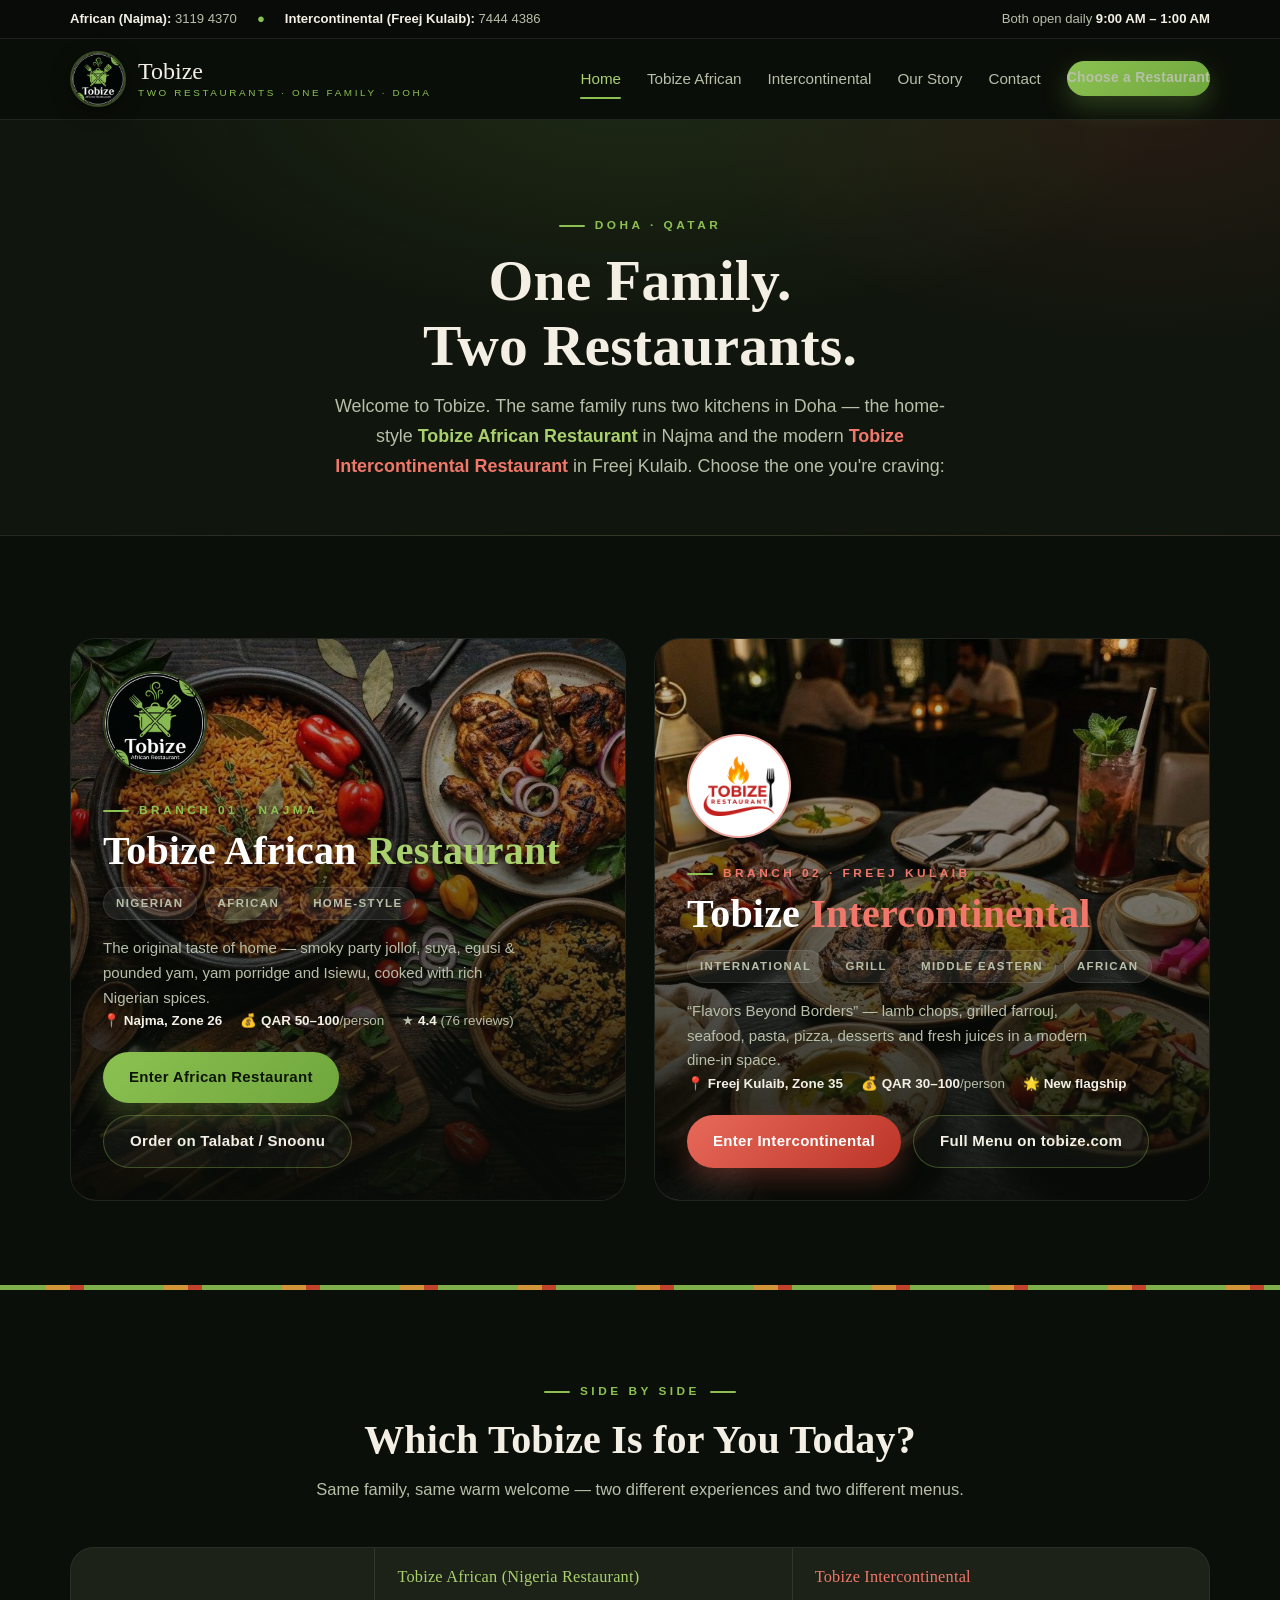
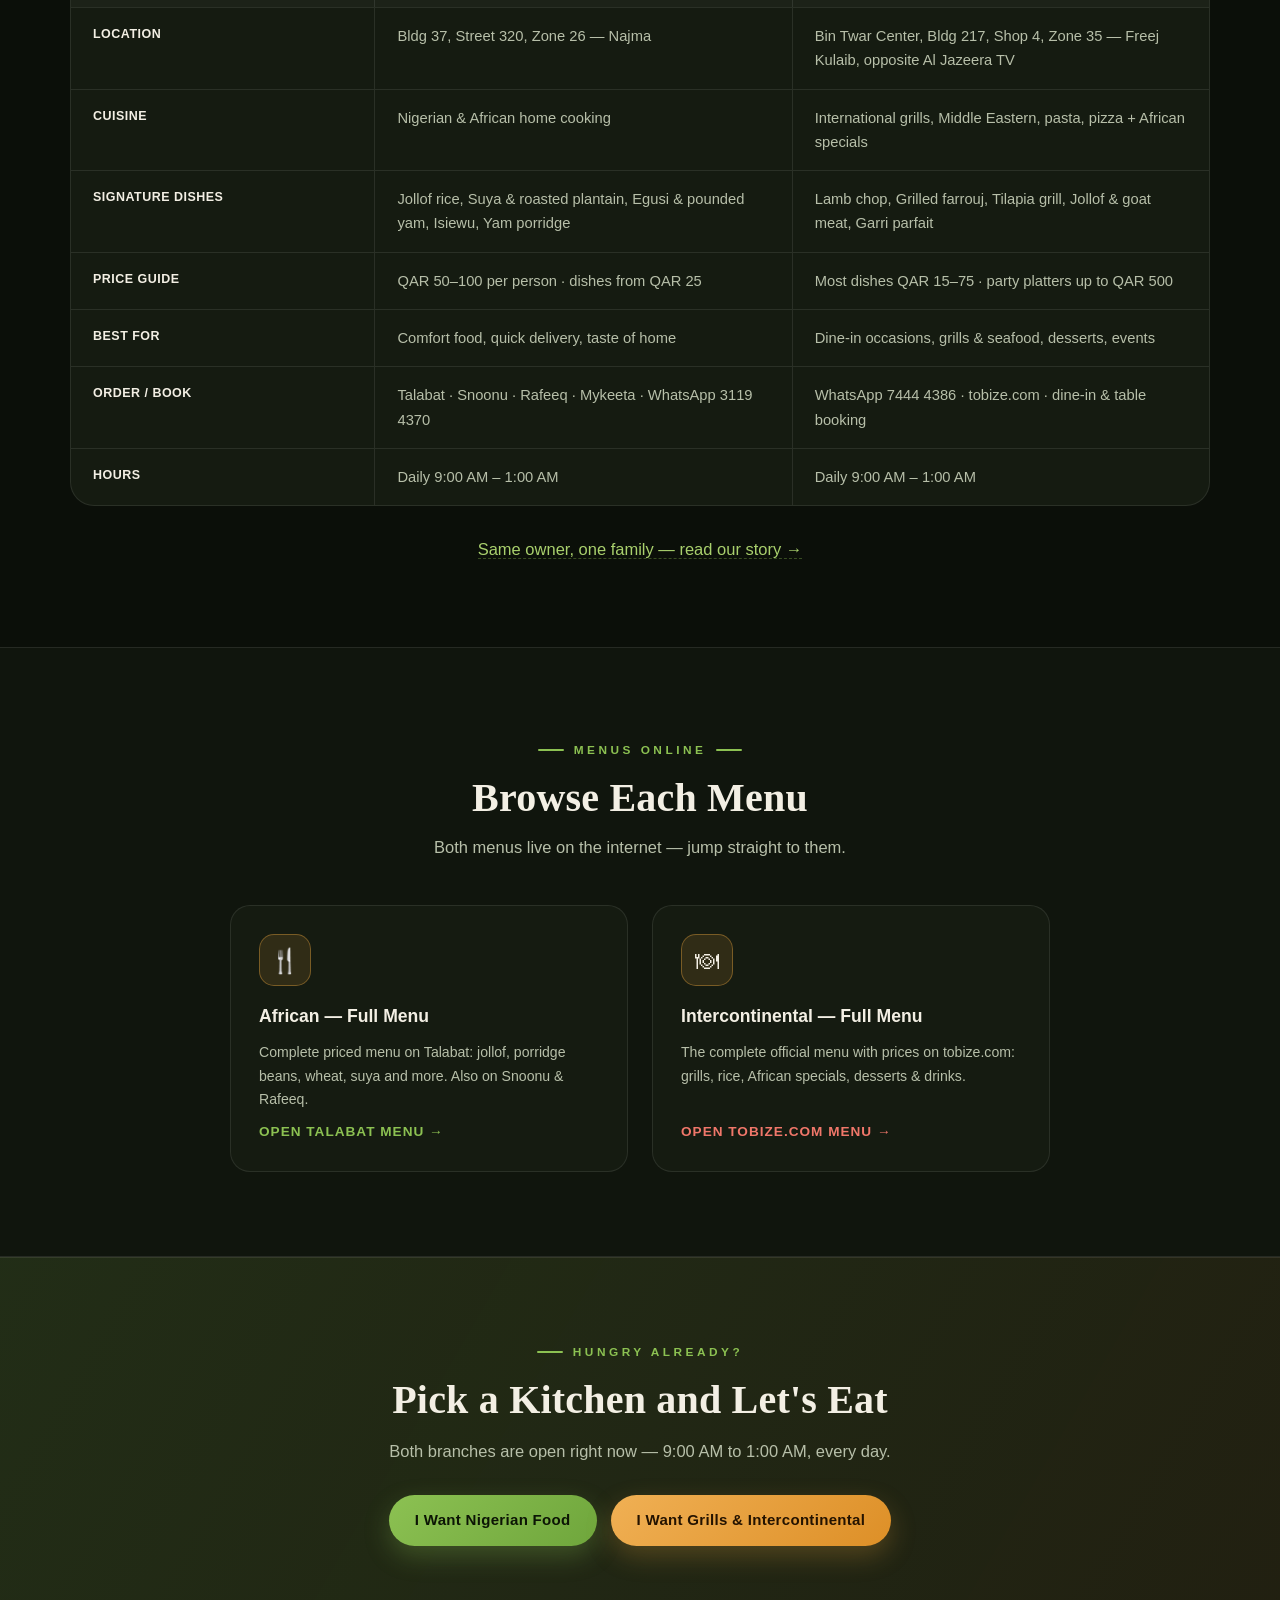
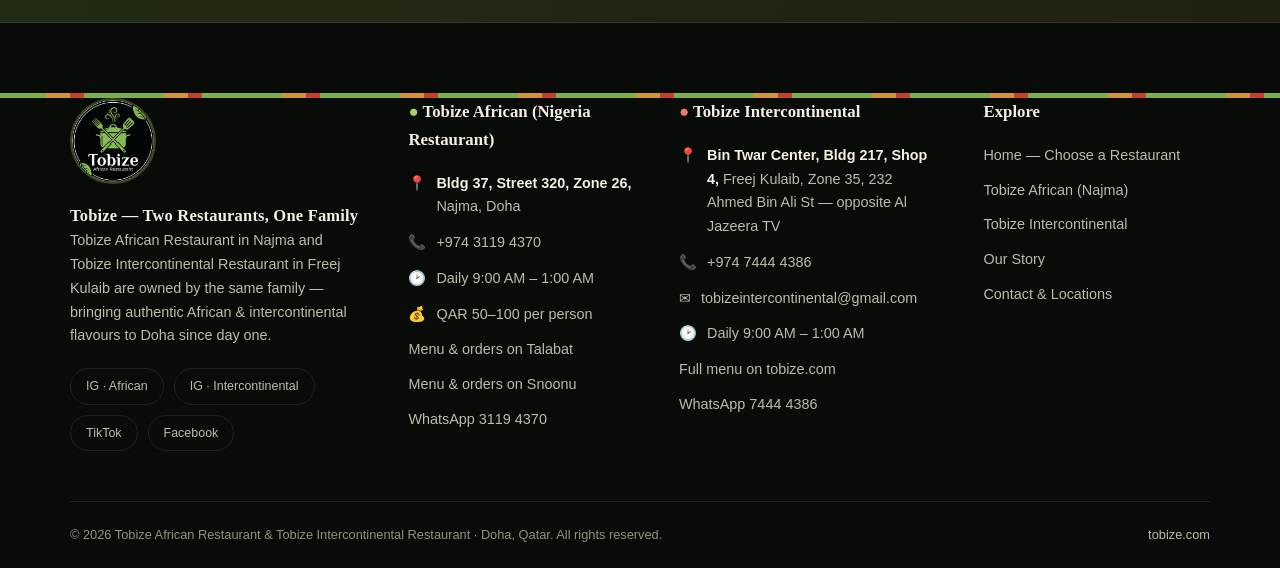
<file: index.html>
<!DOCTYPE html>
<html lang="en">
<head>
<meta charset="UTF-8">
<meta name="viewport" content="width=device-width, initial-scale=1.0">
<title>Tobize Doha — Two Restaurants, One Family | African (Najma) &amp; Intercontinental (Freej Kulaib)</title>
<meta name="description" content="Tobize owns two restaurants in Doha: Tobize African Restaurant (Nigerian cuisine, Najma) and Tobize Intercontinental Restaurant (international grills, Freej Kulaib). Choose your experience, browse menus and order.">
<link rel="icon" type="image/png" href="assets/images/favicon.png">
<link rel="stylesheet" href="assets/css/style.css">
</head>
<body>


<div class="topbar">
  <div class="container topbar-inner">
    <div class="tb-group">
      <span><b>African (Najma):</b> <a href="tel:+97431194370">3119 4370</a></span>
      <span class="tb-dot">&#9679;</span>
      <span><b>Intercontinental (Freej Kulaib):</b> <a href="tel:+97474444386">7444 4386</a></span>
    </div>
    <div class="tb-group">
      <span>Both open daily <b>9:00 AM &ndash; 1:00 AM</b></span>
    </div>
  </div>
</div>
<nav class="nav">
  <div class="container nav-inner">
    <a class="brand" href="index.html">
      <img class="brand-logo" src="assets/images/logo-african.png" alt="Tobize logo">
      <span class="brand-text">Tobize<span class="brand-sub">Two Restaurants &middot; One Family &middot; Doha</span></span>
    </a>
    <input type="checkbox" id="navtoggle" class="nav-toggle">
    <label for="navtoggle" class="nav-burger" aria-label="Toggle menu"><span></span><span></span><span></span></label>
    <div class="nav-links">
      <a href="index.html" class="active">Home</a><a href="african.html">Tobize African</a><a href="intercontinental.html">Intercontinental</a><a href="about.html">Our Story</a><a href="contact.html">Contact</a>
      <a href="#choose" class="btn btn-green btn-nav">Choose a Restaurant</a>
    </div>
  </div>
</nav>

<!-- ================= CHOOSER HERO ================= -->
<header class="choose-hero">
  <div class="container">
    <span class="eyebrow" style="justify-content:center">Doha &middot; Qatar</span>
    <h1>One Family.<br>Two Restaurants.</h1>
    <p class="lead">Welcome to Tobize. The same family runs two kitchens in Doha — the home-style <b style="color:var(--green2)">Tobize African Restaurant</b> in Najma and the modern <b style="color:#f0776a">Tobize Intercontinental Restaurant</b> in Freej Kulaib. Choose the one you're craving:</p>
  </div>
</header>

<!-- ================= CHOOSE CARDS ================= -->
<section id="choose" style="padding-top:56px">
  <div class="container">
    <div class="choose-grid">
      <!-- African card -->
      <a class="choose-card c-green rv" href="african.html" aria-label="Tobize African Restaurant">
        <img class="choose-bg" src="assets/images/hero-african.jpg" alt="Nigerian feast at Tobize African Restaurant">
        <div class="choose-veil"></div>
        <div class="choose-body">
          <img class="choose-logo" src="assets/images/logo-african.png" alt="Tobize African Restaurant logo">
          <span class="eyebrow" style="margin-bottom:6px">Branch 01 &middot; Najma</span>
          <h2 style="color:#fff">Tobize African <span class="c-green-acc">Restaurant</span></h2>
          <div class="cuisine-tags"><span>Nigerian</span><span>African</span><span>Home-Style</span></div>
          <p style="color:var(--muted);font-size:.94rem;max-width:420px">The original taste of home — smoky party jollof, suya, egusi &amp; pounded yam, yam porridge and Isiewu, cooked with rich Nigerian spices.</p>
          <div class="choose-meta">
            <span>&#128205; <b>Najma, Zone 26</b></span>
            <span>&#128176; <b>QAR 50–100</b>/person</span>
            <span>&#9733; <b>4.4</b> (76 reviews)</span>
          </div>
          <div class="choose-btns">
            <span class="btn btn-green">Enter African Restaurant</span>
            <span class="btn btn-ghost">Order on Talabat / Snoonu</span>
          </div>
        </div>
      </a>
      <!-- Intercontinental card -->
      <a class="choose-card c-red rv" href="intercontinental.html" aria-label="Tobize Intercontinental Restaurant">
        <img class="choose-bg" src="assets/images/hero-intercontinental.jpg" alt="Mixed grill at Tobize Intercontinental Restaurant">
        <div class="choose-veil"></div>
        <div class="choose-body">
          <img class="choose-logo" src="assets/images/logo-intercontinental.png" alt="Tobize Intercontinental Restaurant logo">
          <span class="eyebrow" style="margin-bottom:6px;color:#f0776a">Branch 02 &middot; Freej Kulaib</span>
          <h2 style="color:#fff">Tobize <span class="c-red-acc">Intercontinental</span></h2>
          <div class="cuisine-tags"><span>International</span><span>Grill</span><span>Middle Eastern</span><span>African</span></div>
          <p style="color:var(--muted);font-size:.94rem;max-width:420px">“Flavors Beyond Borders” — lamb chops, grilled farrouj, seafood, pasta, pizza, desserts and fresh juices in a modern dine-in space.</p>
          <div class="choose-meta">
            <span>&#128205; <b>Freej Kulaib, Zone 35</b></span>
            <span>&#128176; <b>QAR 30–100</b>/person</span>
            <span>&#127775; <b>New flagship</b></span>
          </div>
          <div class="choose-btns">
            <span class="btn btn-green" style="background:linear-gradient(135deg,#e8695a,#bb3527);color:#fff;box-shadow:0 10px 26px rgba(224,85,69,.3)">Enter Intercontinental</span>
            <span class="btn btn-ghost">Full Menu on tobize.com</span>
          </div>
        </div>
      </a>
    </div>
  </div>
</section>

<div class="kente"></div>

<!-- ================= COMPARE ================= -->
<section>
  <div class="container">
    <div class="sec-head center rv">
      <span class="eyebrow">Side by Side</span>
      <h2>Which Tobize Is for You Today?</h2>
      <p>Same family, same warm welcome — two different experiences and two different menus.</p>
    </div>
    <div class="compare rv">
      <div class="compare-row"><div>&nbsp;</div><div class="hl-g">Tobize African (Nigeria Restaurant)</div><div class="hl-r">Tobize Intercontinental</div></div>
      <div class="compare-row"><div>Location</div><div>Bldg 37, Street 320, Zone 26 — Najma</div><div>Bin Twar Center, Bldg 217, Shop 4, Zone 35 — Freej Kulaib, opposite Al Jazeera TV</div></div>
      <div class="compare-row"><div>Cuisine</div><div>Nigerian &amp; African home cooking</div><div>International grills, Middle Eastern, pasta, pizza + African specials</div></div>
      <div class="compare-row"><div>Signature dishes</div><div>Jollof rice, Suya &amp; roasted plantain, Egusi &amp; pounded yam, Isiewu, Yam porridge</div><div>Lamb chop, Grilled farrouj, Tilapia grill, Jollof &amp; goat meat, Garri parfait</div></div>
      <div class="compare-row"><div>Price guide</div><div>QAR 50–100 per person &middot; dishes from QAR 25</div><div>Most dishes QAR 15–75 &middot; party platters up to QAR 500</div></div>
      <div class="compare-row"><div>Best for</div><div>Comfort food, quick delivery, taste of home</div><div>Dine-in occasions, grills &amp; seafood, desserts, events</div></div>
      <div class="compare-row"><div>Order / Book</div><div>Talabat &middot; Snoonu &middot; Rafeeq &middot; Mykeeta &middot; WhatsApp 3119 4370</div><div>WhatsApp 7444 4386 &middot; tobize.com &middot; dine-in &amp; table booking</div></div>
      <div class="compare-row"><div>Hours</div><div>Daily 9:00 AM – 1:00 AM</div><div>Daily 9:00 AM – 1:00 AM</div></div>
    </div>
    <div style="text-align:center;margin-top:30px" class="rv">
      <a class="text-link" href="about.html">Same owner, one family — read our story &rarr;</a>
    </div>
  </div>
</section>

<!-- ================= MENU LINKS ================= -->
<section style="background:var(--bg2);border-top:1px solid var(--line);border-bottom:1px solid var(--line)">
  <div class="container">
    <div class="sec-head center rv">
      <span class="eyebrow">Menus Online</span>
      <h2>Browse Each Menu</h2>
      <p>Both menus live on the internet — jump straight to them.</p>
    </div>
    <div class="grid-3" style="grid-template-columns:1fr 1fr;max-width:820px;margin:0 auto">
      <a class="app-card rv" href="https://www.talabat.com/qatar/tobize-african-restaurant" target="_blank" rel="noopener"><span class="app-emoji">&#127860;</span><b>African — Full Menu</b><p>Complete priced menu on Talabat: jollof, porridge beans, wheat, suya and more. Also on Snoonu &amp; Rafeeq.</p><span class="go">Open Talabat menu &rarr;</span></a>
      <a class="app-card rv" href="https://tobize.com/#menu" target="_blank" rel="noopener"><span class="app-emoji">&#127869;</span><b>Intercontinental — Full Menu</b><p>The complete official menu with prices on tobize.com: grills, rice, African specials, desserts &amp; drinks.</p><span class="go" style="color:#f0776a">Open tobize.com menu &rarr;</span></a>
    </div>
  </div>
</section>

<!-- ================= CTA ================= -->
<section class="cta-band">
  <div class="container rv">
    <span class="eyebrow" style="justify-content:center">Hungry Already?</span>
    <h2>Pick a Kitchen and Let's Eat</h2>
    <p>Both branches are open right now — 9:00 AM to 1:00 AM, every day.</p>
    <div class="hero-ctas">
      <a href="african.html" class="btn btn-green">I Want Nigerian Food</a>
      <a href="intercontinental.html" class="btn btn-gold">I Want Grills &amp; Intercontinental</a>
    </div>
  </div>
</section>


<footer>
  <div class="kente"></div>
  <div class="container">
    <div class="foot-grid" style="grid-template-columns:1.3fr 1fr 1.15fr 1fr">
      <div class="foot-brand">
        <img src="assets/images/logo-african.png" alt="Tobize logo">
        <h4 class="serif">Tobize &mdash; Two Restaurants, One Family</h4>
        <p>Tobize African Restaurant in Najma and Tobize Intercontinental Restaurant in Freej Kulaib are owned by the same family &mdash; bringing authentic African &amp; intercontinental flavours to Doha since day one.</p>
        <div class="foot-social">
          <a href="https://www.instagram.com/tobize.african.restaurant.doha/" target="_blank" rel="noopener">IG &middot; African</a>
          <a href="https://www.instagram.com/official_tobize_restaurant" target="_blank" rel="noopener">IG &middot; Intercontinental</a>
          <a href="https://www.tiktok.com/@tobize.interconti" target="_blank" rel="noopener">TikTok</a>
          <a href="https://www.facebook.com/tobize.african.restaurant.doha/" target="_blank" rel="noopener">Facebook</a>
        </div>
      </div>
      <div class="foot-col">
        <h4><span class="c-green-acc">&#9679;</span> Tobize African (Nigeria Restaurant)</h4>
        <div class="fh"><span>&#128205;</span><span><b>Bldg 37, Street 320, Zone 26,</b> Najma, Doha</span></div>
        <div class="fh"><span>&#128222;</span><span><a href="tel:+97431194370">+974 3119 4370</a></span></div>
        <div class="fh"><span>&#128337;</span><span>Daily 9:00 AM &ndash; 1:00 AM</span></div>
        <div class="fh"><span>&#128176;</span><span>QAR 50&ndash;100 per person</span></div>
        <ul style="margin-top:12px">
          <li><a href="https://www.talabat.com/qatar/tobize-african-restaurant" target="_blank" rel="noopener">Menu &amp; orders on Talabat</a></li>
          <li><a href="https://snoonu.com/restaurants/tobize-african-restaurant" target="_blank" rel="noopener">Menu &amp; orders on Snoonu</a></li>
          <li><a href="https://wa.me/97431194370" target="_blank" rel="noopener">WhatsApp 3119 4370</a></li>
        </ul>
      </div>
      <div class="foot-col">
        <h4><span class="c-red-acc">&#9679;</span> Tobize Intercontinental</h4>
        <div class="fh"><span>&#128205;</span><span><b>Bin Twar Center, Bldg 217, Shop 4,</b> Freej Kulaib, Zone 35, 232 Ahmed Bin Ali St &mdash; opposite Al Jazeera TV</span></div>
        <div class="fh"><span>&#128222;</span><span><a href="tel:+97474444386">+974 7444 4386</a></span></div>
        <div class="fh"><span>&#9993;</span><span><a href="mailto:tobizeintercontinental@gmail.com">tobizeintercontinental@gmail.com</a></span></div>
        <div class="fh"><span>&#128337;</span><span>Daily 9:00 AM &ndash; 1:00 AM</span></div>
        <ul style="margin-top:12px">
          <li><a href="https://tobize.com/#menu" target="_blank" rel="noopener">Full menu on tobize.com</a></li>
          <li><a href="https://wa.me/97474444386" target="_blank" rel="noopener">WhatsApp 7444 4386</a></li>
        </ul>
      </div>
      <div class="foot-col">
        <h4>Explore</h4>
        <ul>
          <li><a href="index.html">Home &mdash; Choose a Restaurant</a></li>
          <li><a href="african.html">Tobize African (Najma)</a></li>
          <li><a href="intercontinental.html">Tobize Intercontinental</a></li>
          <li><a href="about.html">Our Story</a></li>
          <li><a href="contact.html">Contact &amp; Locations</a></li>
        </ul>
      </div>
    </div>
    <div class="foot-bottom">
      <span>&copy; <span id="yr"></span> Tobize African Restaurant &amp; Tobize Intercontinental Restaurant &middot; Doha, Qatar. All rights reserved.</span>
      <span><a href="https://tobize.com" target="_blank" rel="noopener">tobize.com</a></span>
    </div>
  </div>
</footer>



<script src="assets/js/main.js" defer></script>
</body>
</html>
</file>
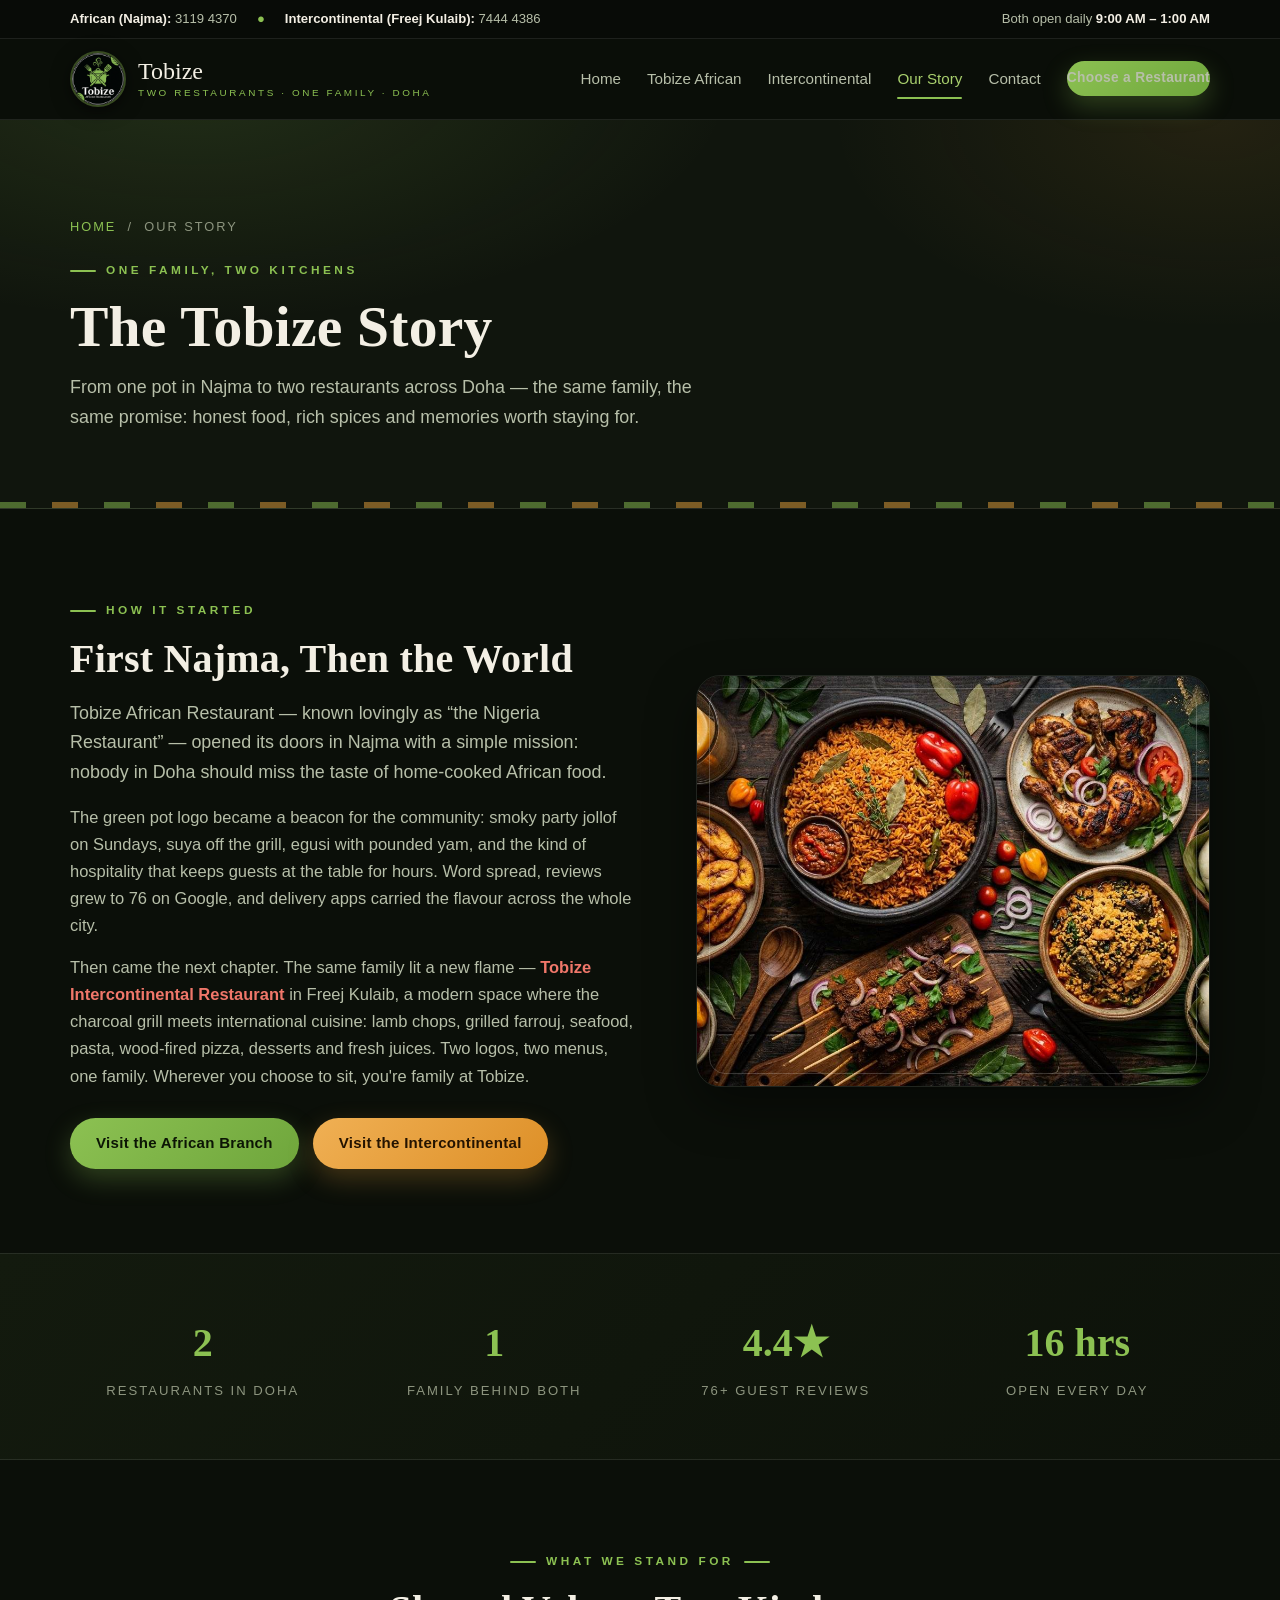
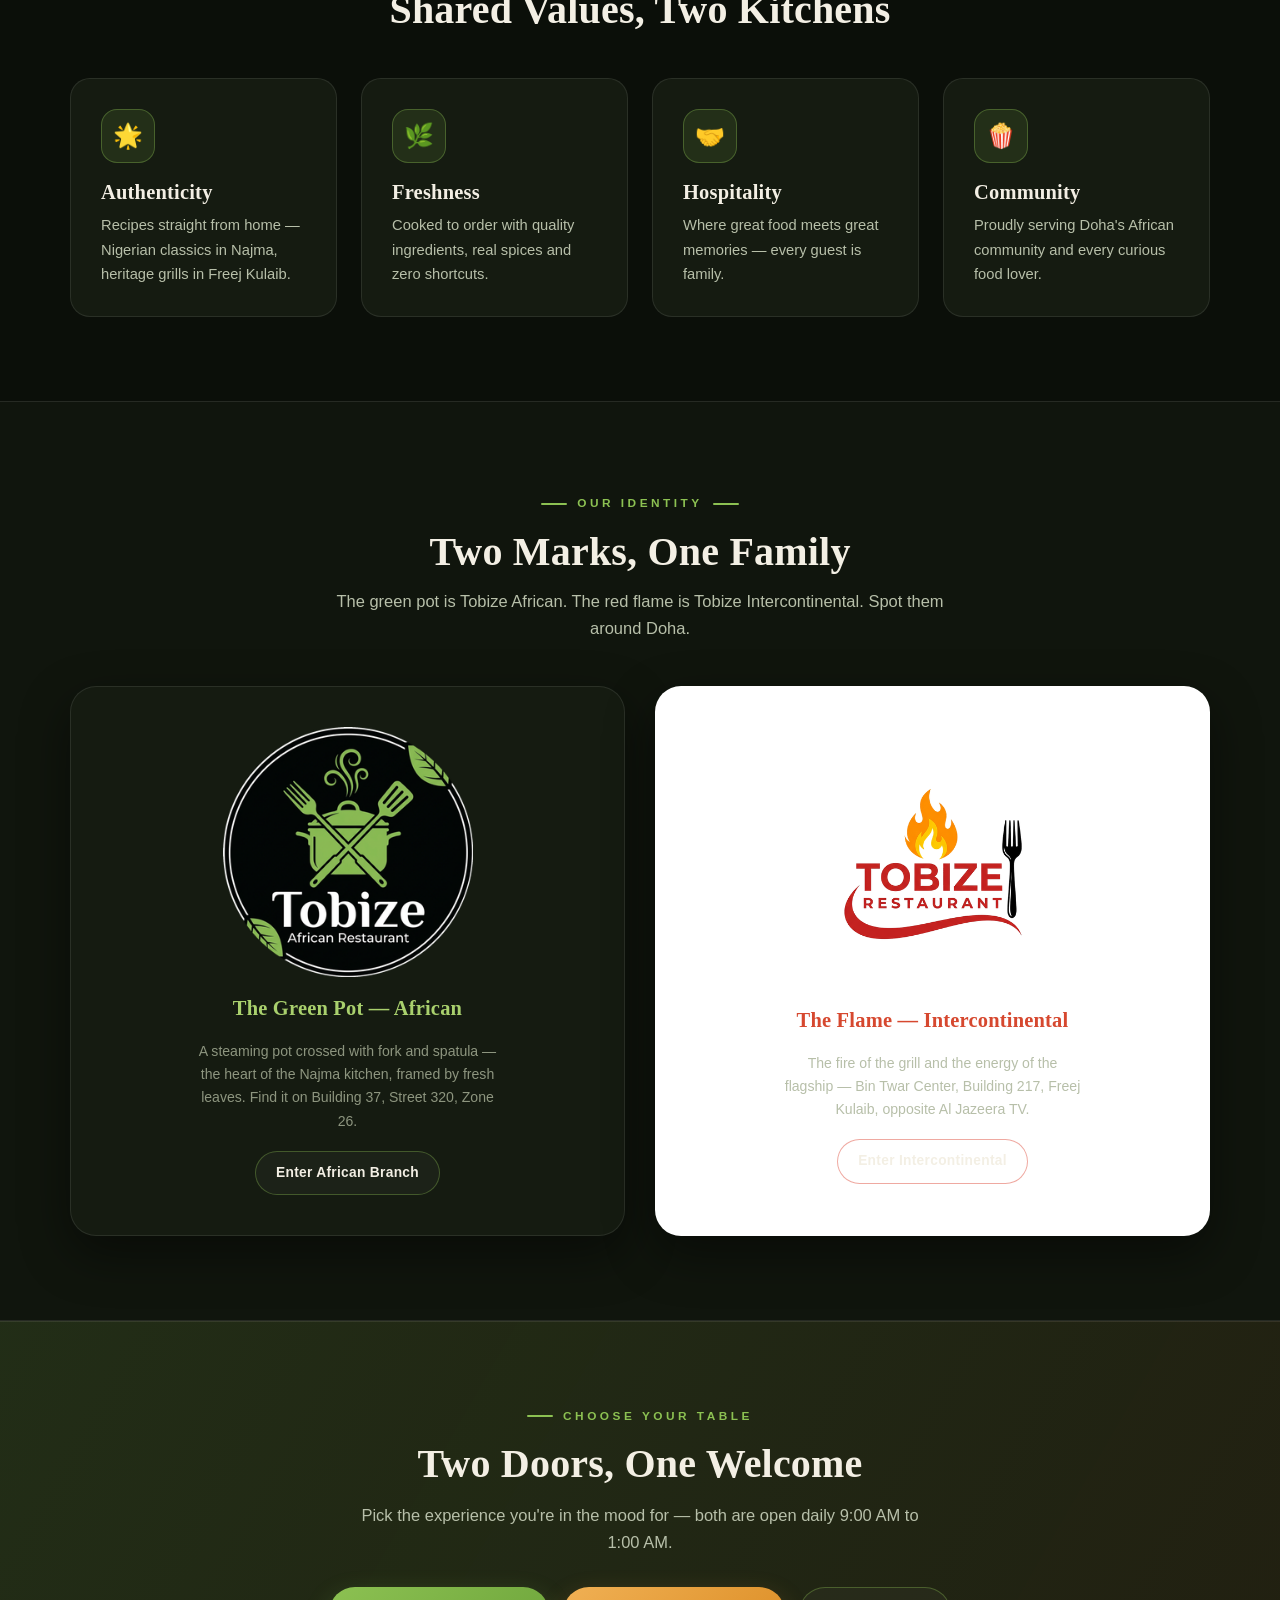
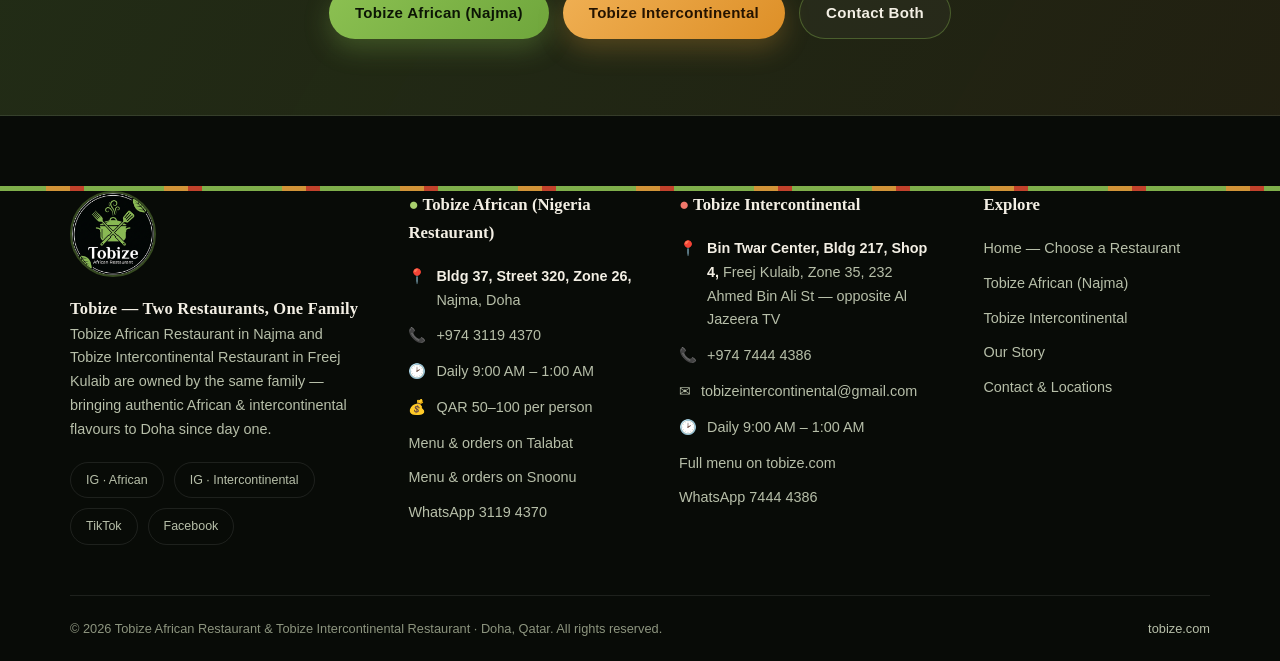
<file: about.html>
<!DOCTYPE html>
<html lang="en">
<head>
<meta charset="UTF-8">
<meta name="viewport" content="width=device-width, initial-scale=1.0">
<title>Our Story — Two Restaurants, One Family | Tobize Doha</title>
<meta name="description" content="The Tobize family runs two restaurants in Doha: Tobize African Restaurant in Najma and Tobize Intercontinental Restaurant in Freej Kulaib. One family, one promise — authentic flavour.">
<link rel="icon" type="image/png" href="assets/images/favicon.png">
<link rel="stylesheet" href="assets/css/style.css">
</head>
<body>


<div class="topbar">
  <div class="container topbar-inner">
    <div class="tb-group">
      <span><b>African (Najma):</b> <a href="tel:+97431194370">3119 4370</a></span>
      <span class="tb-dot">&#9679;</span>
      <span><b>Intercontinental (Freej Kulaib):</b> <a href="tel:+97474444386">7444 4386</a></span>
    </div>
    <div class="tb-group">
      <span>Both open daily <b>9:00 AM &ndash; 1:00 AM</b></span>
    </div>
  </div>
</div>
<nav class="nav">
  <div class="container nav-inner">
    <a class="brand" href="index.html">
      <img class="brand-logo" src="assets/images/logo-african.png" alt="Tobize logo">
      <span class="brand-text">Tobize<span class="brand-sub">Two Restaurants &middot; One Family &middot; Doha</span></span>
    </a>
    <input type="checkbox" id="navtoggle" class="nav-toggle">
    <label for="navtoggle" class="nav-burger" aria-label="Toggle menu"><span></span><span></span><span></span></label>
    <div class="nav-links">
      <a href="index.html">Home</a><a href="african.html">Tobize African</a><a href="intercontinental.html">Intercontinental</a><a href="about.html" class="active">Our Story</a><a href="contact.html">Contact</a>
      <a href="#choose" class="btn btn-green btn-nav">Choose a Restaurant</a>
    </div>
  </div>
</nav>

<!-- ================= PAGE HERO ================= -->
<header class="page-hero">
  <div class="container">
    <div class="crumb"><a href="index.html">Home</a> &nbsp;/&nbsp; Our Story</div>
    <span class="eyebrow">One Family, Two Kitchens</span>
    <h1>The Tobize Story</h1>
    <p class="lead">From one pot in Najma to two restaurants across Doha — the same family, the same promise: honest food, rich spices and memories worth staying for.</p>
  </div>
  <div class="zigzag"></div>
</header>

<!-- ================= STORY ================= -->
<section>
  <div class="container story-grid">
    <div class="rv">
      <span class="eyebrow">How It Started</span>
      <h2>First Najma, Then the World</h2>
      <p class="lead" style="margin-top:16px">Tobize African Restaurant — known lovingly as “the Nigeria Restaurant” — opened its doors in Najma with a simple mission: nobody in Doha should miss the taste of home-cooked African food.</p>
      <p style="color:var(--muted);margin-top:16px">The green pot logo became a beacon for the community: smoky party jollof on Sundays, suya off the grill, egusi with pounded yam, and the kind of hospitality that keeps guests at the table for hours. Word spread, reviews grew to 76 on Google, and delivery apps carried the flavour across the whole city.</p>
      <p style="color:var(--muted);margin-top:14px">Then came the next chapter. The same family lit a new flame — <b style="color:#f0776a">Tobize Intercontinental Restaurant</b> in Freej Kulaib, a modern space where the charcoal grill meets international cuisine: lamb chops, grilled farrouj, seafood, pasta, wood-fired pizza, desserts and fresh juices. Two logos, two menus, one family. Wherever you choose to sit, you're family at Tobize.</p>
      <div class="hero-ctas" style="margin-top:28px">
        <a href="african.html" class="btn btn-green">Visit the African Branch</a>
        <a href="intercontinental.html" class="btn btn-gold">Visit the Intercontinental</a>
      </div>
    </div>
    <div class="split-img rv"><img src="assets/images/hero-african.jpg" alt="A generous Tobize spread — jollof, suya, chicken, egusi and more"></div>
  </div>
</section>

<!-- ================= STATS ================= -->
<div class="stat-band">
  <div class="container stat-grid">
    <div class="rv"><b>2</b><span>Restaurants in Doha</span></div>
    <div class="rv"><b>1</b><span>Family Behind Both</span></div>
    <div class="rv"><b>4.4&#9733;</b><span>76+ Guest Reviews</span></div>
    <div class="rv"><b>16 hrs</b><span>Open Every Day</span></div>
  </div>
</div>

<!-- ================= VALUES ================= -->
<section>
  <div class="container">
    <div class="sec-head center rv">
      <span class="eyebrow">What We Stand For</span>
      <h2>Shared Values, Two Kitchens</h2>
    </div>
    <div class="grid-4">
      <div class="value-card rv"><div class="value-ico">&#127775;</div><h3>Authenticity</h3><p>Recipes straight from home — Nigerian classics in Najma, heritage grills in Freej Kulaib.</p></div>
      <div class="value-card rv"><div class="value-ico">&#127807;</div><h3>Freshness</h3><p>Cooked to order with quality ingredients, real spices and zero shortcuts.</p></div>
      <div class="value-card rv"><div class="value-ico">&#129309;</div><h3>Hospitality</h3><p>Where great food meets great memories — every guest is family.</p></div>
      <div class="value-card rv"><div class="value-ico">&#127871;</div><h3>Community</h3><p>Proudly serving Doha's African community and every curious food lover.</p></div>
    </div>
  </div>
</section>

<!-- ================= LOGOS ================= -->
<section style="background:var(--bg2);border-top:1px solid var(--line);border-bottom:1px solid var(--line)">
  <div class="container">
    <div class="sec-head center rv">
      <span class="eyebrow">Our Identity</span>
      <h2>Two Marks, One Family</h2>
      <p>The green pot is Tobize African. The red flame is Tobize Intercontinental. Spot them around Doha.</p>
    </div>
    <div class="logo-show">
      <div class="logo-card dark rv">
        <img src="assets/images/logo-african.png" alt="Tobize African Restaurant badge logo — green pot with crossed utensils">
        <h3 style="color:var(--green2)">The Green Pot &mdash; African</h3>
        <p>A steaming pot crossed with fork and spatula — the heart of the Najma kitchen, framed by fresh leaves. Find it on Building 37, Street 320, Zone 26.</p>
        <a class="btn btn-ghost btn-nav" href="african.html">Enter African Branch</a>
      </div>
      <div class="logo-card rv">
        <img src="assets/images/logo-intercontinental.png" alt="Tobize Intercontinental flame logo">
        <h3 style="color:#d6482f">The Flame &mdash; Intercontinental</h3>
        <p>The fire of the grill and the energy of the flagship — Bin Twar Center, Building 217, Freej Kulaib, opposite Al Jazeera TV.</p>
        <a class="btn btn-ghost btn-nav" href="intercontinental.html" style="border-color:rgba(224,85,69,.5)">Enter Intercontinental</a>
      </div>
    </div>
  </div>
</section>

<!-- ================= CTA ================= -->
<section class="cta-band" id="choose">
  <div class="container rv">
    <span class="eyebrow" style="justify-content:center">Choose Your Table</span>
    <h2>Two Doors, One Welcome</h2>
    <p>Pick the experience you're in the mood for — both are open daily 9:00 AM to 1:00 AM.</p>
    <div class="hero-ctas">
      <a href="african.html" class="btn btn-green">Tobize African (Najma)</a>
      <a href="intercontinental.html" class="btn btn-gold">Tobize Intercontinental</a>
      <a href="contact.html" class="btn btn-ghost">Contact Both</a>
    </div>
  </div>
</section>


<footer>
  <div class="kente"></div>
  <div class="container">
    <div class="foot-grid" style="grid-template-columns:1.3fr 1fr 1.15fr 1fr">
      <div class="foot-brand">
        <img src="assets/images/logo-african.png" alt="Tobize logo">
        <h4 class="serif">Tobize &mdash; Two Restaurants, One Family</h4>
        <p>Tobize African Restaurant in Najma and Tobize Intercontinental Restaurant in Freej Kulaib are owned by the same family &mdash; bringing authentic African &amp; intercontinental flavours to Doha since day one.</p>
        <div class="foot-social">
          <a href="https://www.instagram.com/tobize.african.restaurant.doha/" target="_blank" rel="noopener">IG &middot; African</a>
          <a href="https://www.instagram.com/official_tobize_restaurant" target="_blank" rel="noopener">IG &middot; Intercontinental</a>
          <a href="https://www.tiktok.com/@tobize.interconti" target="_blank" rel="noopener">TikTok</a>
          <a href="https://www.facebook.com/tobize.african.restaurant.doha/" target="_blank" rel="noopener">Facebook</a>
        </div>
      </div>
      <div class="foot-col">
        <h4><span class="c-green-acc">&#9679;</span> Tobize African (Nigeria Restaurant)</h4>
        <div class="fh"><span>&#128205;</span><span><b>Bldg 37, Street 320, Zone 26,</b> Najma, Doha</span></div>
        <div class="fh"><span>&#128222;</span><span><a href="tel:+97431194370">+974 3119 4370</a></span></div>
        <div class="fh"><span>&#128337;</span><span>Daily 9:00 AM &ndash; 1:00 AM</span></div>
        <div class="fh"><span>&#128176;</span><span>QAR 50&ndash;100 per person</span></div>
        <ul style="margin-top:12px">
          <li><a href="https://www.talabat.com/qatar/tobize-african-restaurant" target="_blank" rel="noopener">Menu &amp; orders on Talabat</a></li>
          <li><a href="https://snoonu.com/restaurants/tobize-african-restaurant" target="_blank" rel="noopener">Menu &amp; orders on Snoonu</a></li>
          <li><a href="https://wa.me/97431194370" target="_blank" rel="noopener">WhatsApp 3119 4370</a></li>
        </ul>
      </div>
      <div class="foot-col">
        <h4><span class="c-red-acc">&#9679;</span> Tobize Intercontinental</h4>
        <div class="fh"><span>&#128205;</span><span><b>Bin Twar Center, Bldg 217, Shop 4,</b> Freej Kulaib, Zone 35, 232 Ahmed Bin Ali St &mdash; opposite Al Jazeera TV</span></div>
        <div class="fh"><span>&#128222;</span><span><a href="tel:+97474444386">+974 7444 4386</a></span></div>
        <div class="fh"><span>&#9993;</span><span><a href="mailto:tobizeintercontinental@gmail.com">tobizeintercontinental@gmail.com</a></span></div>
        <div class="fh"><span>&#128337;</span><span>Daily 9:00 AM &ndash; 1:00 AM</span></div>
        <ul style="margin-top:12px">
          <li><a href="https://tobize.com/#menu" target="_blank" rel="noopener">Full menu on tobize.com</a></li>
          <li><a href="https://wa.me/97474444386" target="_blank" rel="noopener">WhatsApp 7444 4386</a></li>
        </ul>
      </div>
      <div class="foot-col">
        <h4>Explore</h4>
        <ul>
          <li><a href="index.html">Home &mdash; Choose a Restaurant</a></li>
          <li><a href="african.html">Tobize African (Najma)</a></li>
          <li><a href="intercontinental.html">Tobize Intercontinental</a></li>
          <li><a href="about.html">Our Story</a></li>
          <li><a href="contact.html">Contact &amp; Locations</a></li>
        </ul>
      </div>
    </div>
    <div class="foot-bottom">
      <span>&copy; <span id="yr"></span> Tobize African Restaurant &amp; Tobize Intercontinental Restaurant &middot; Doha, Qatar. All rights reserved.</span>
      <span><a href="https://tobize.com" target="_blank" rel="noopener">tobize.com</a></span>
    </div>
  </div>
</footer>



<script src="assets/js/main.js" defer></script>
</body>
</html>
</file>
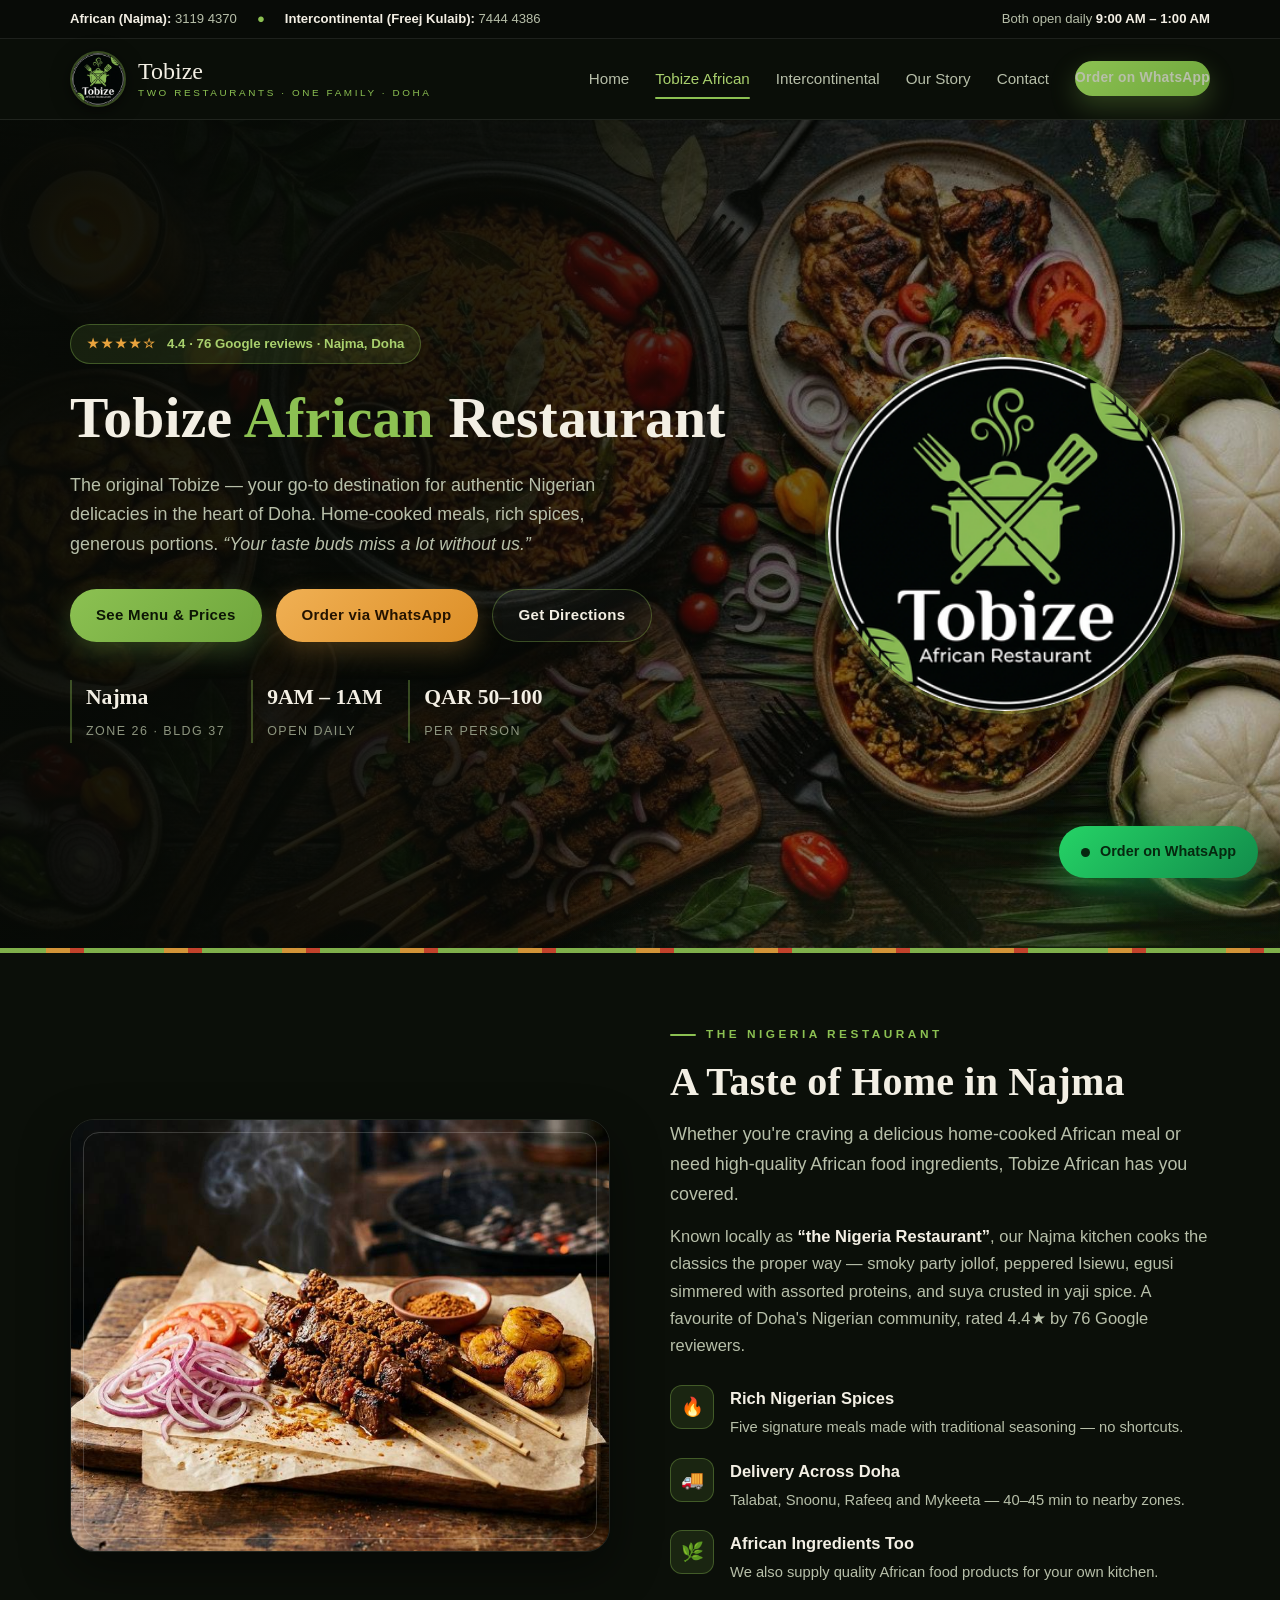
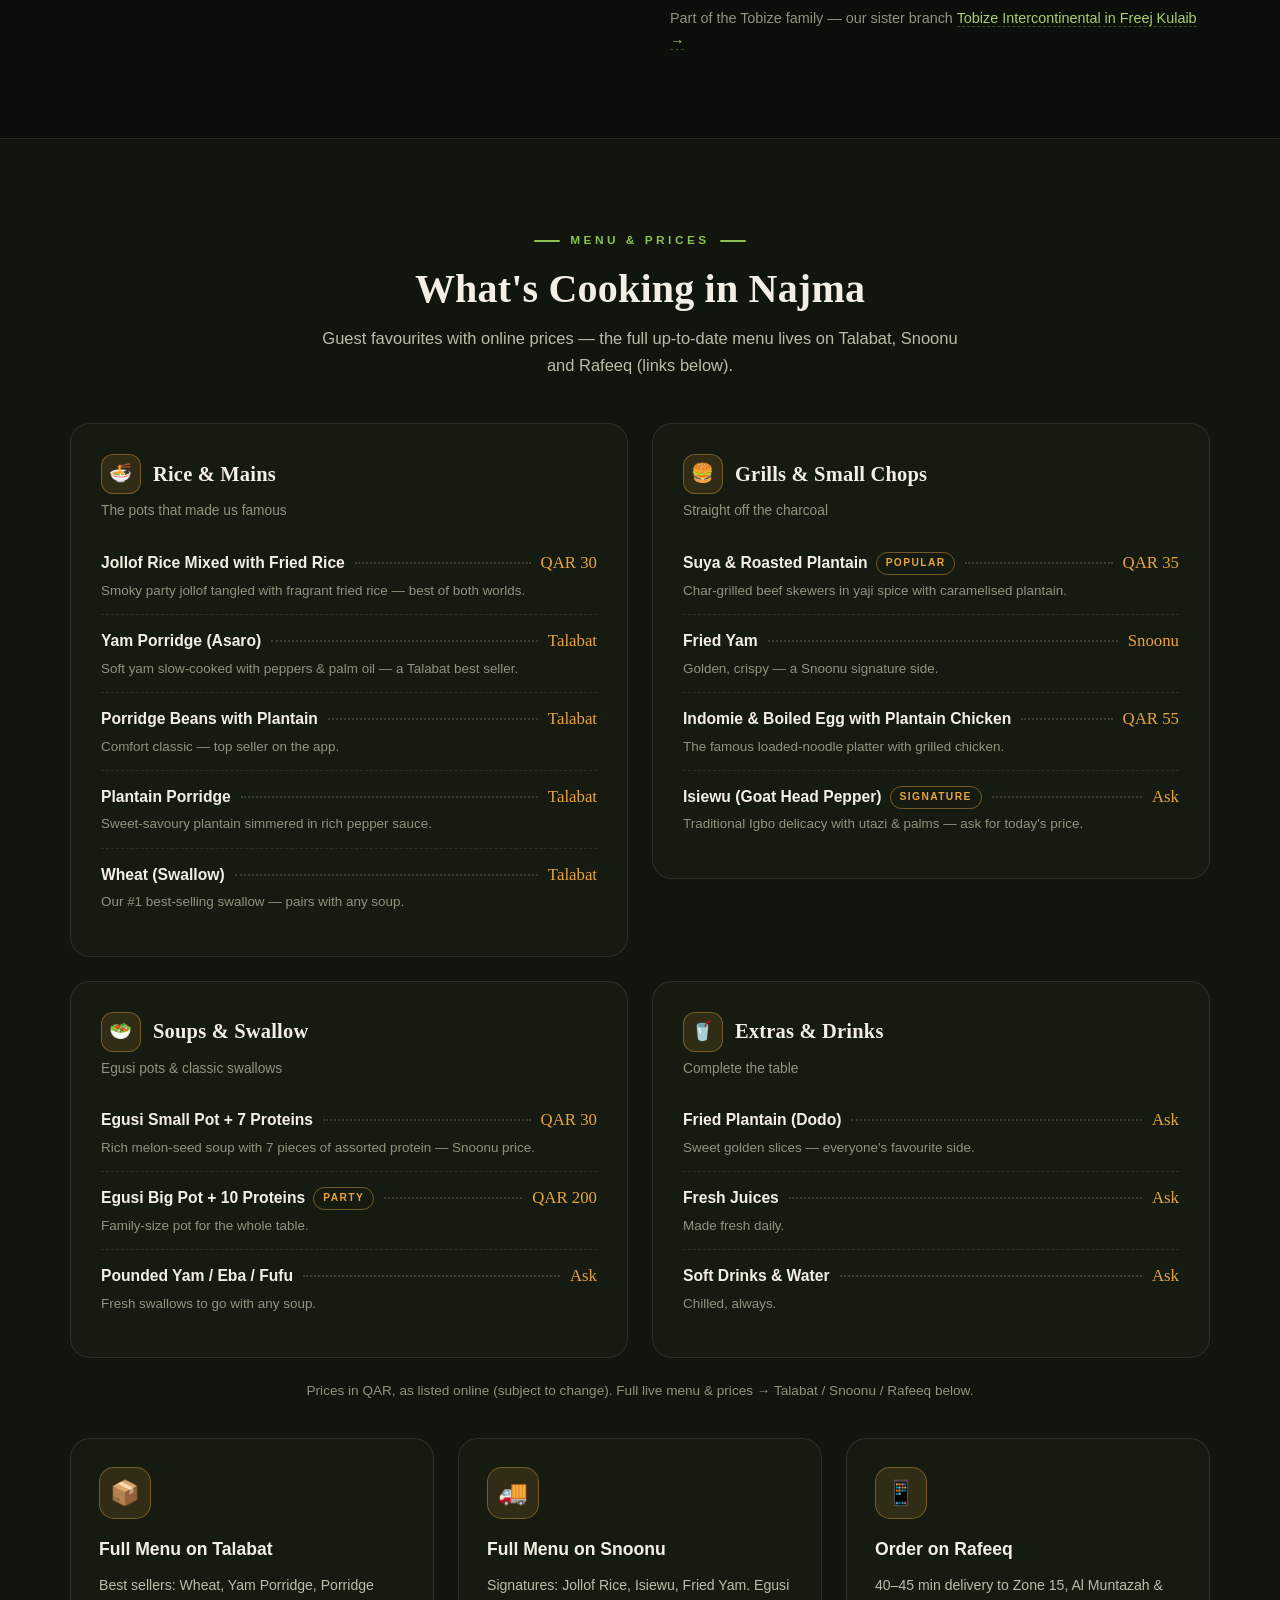
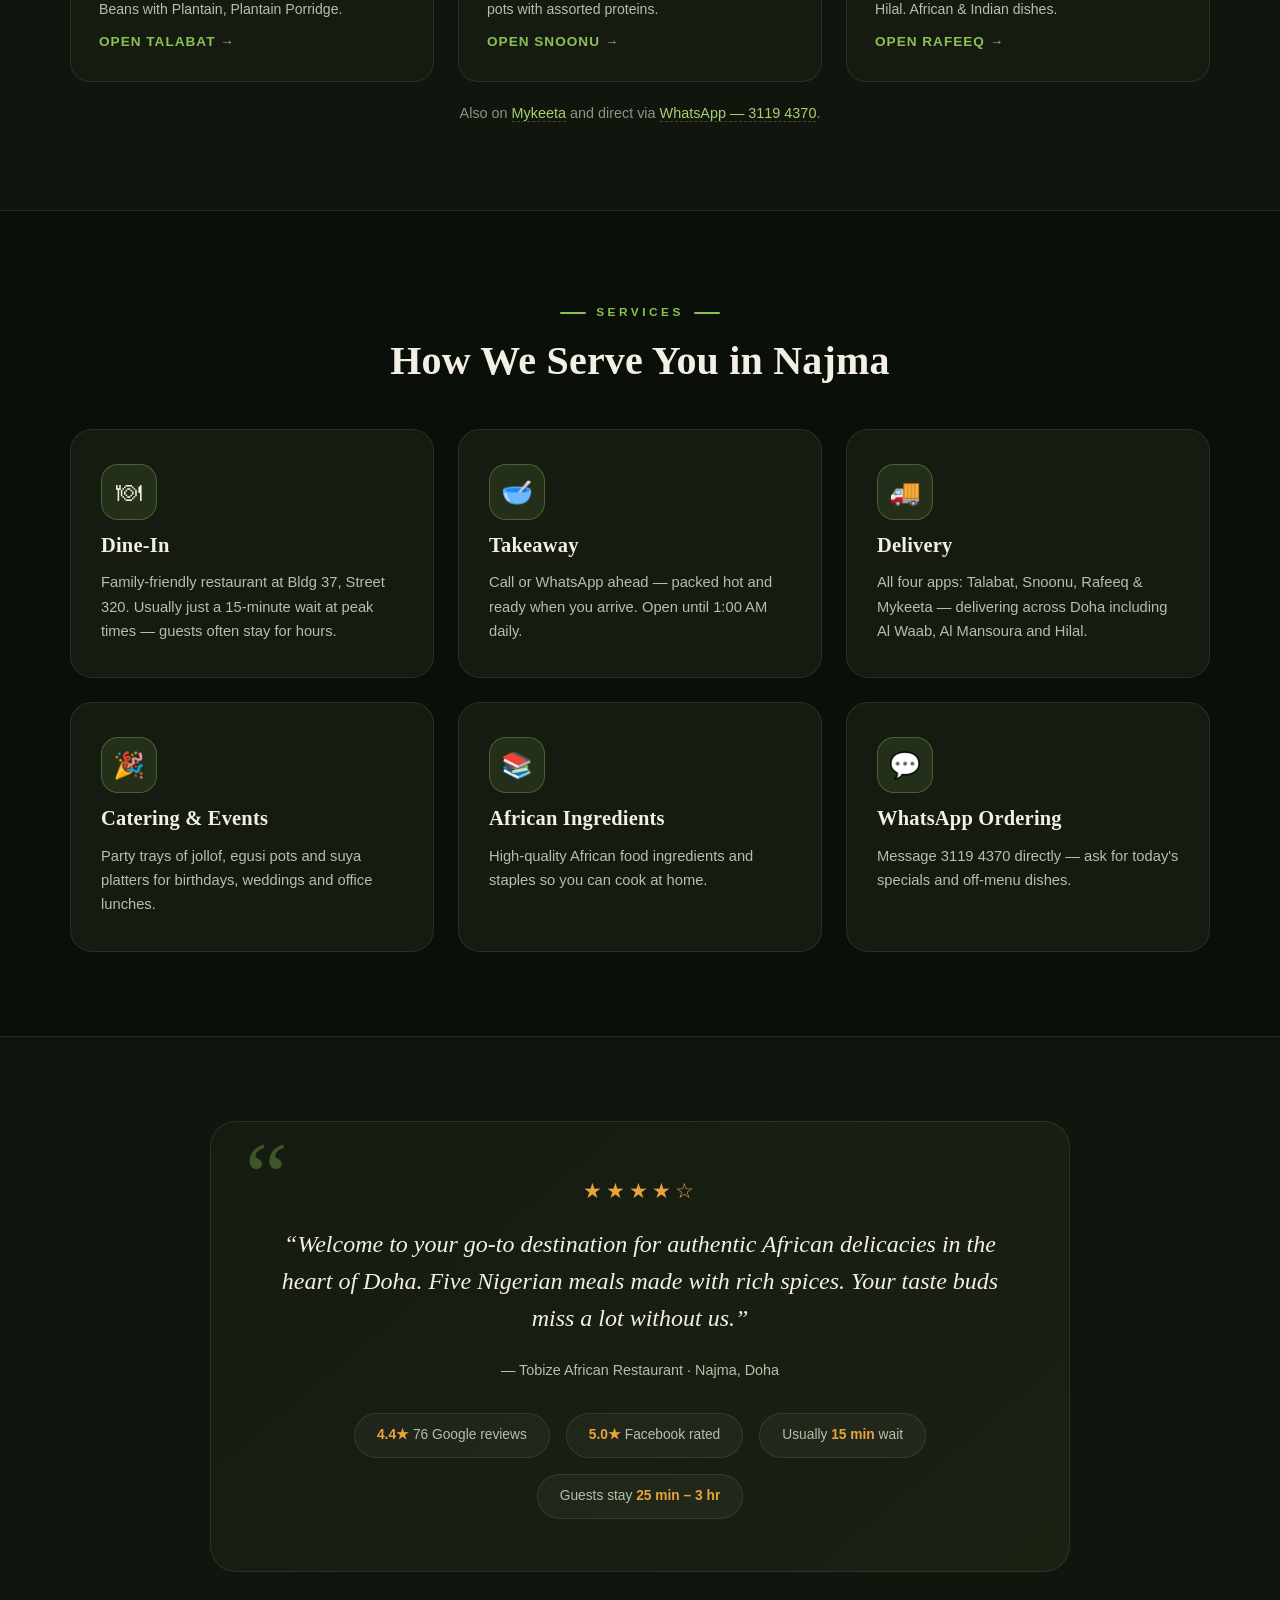
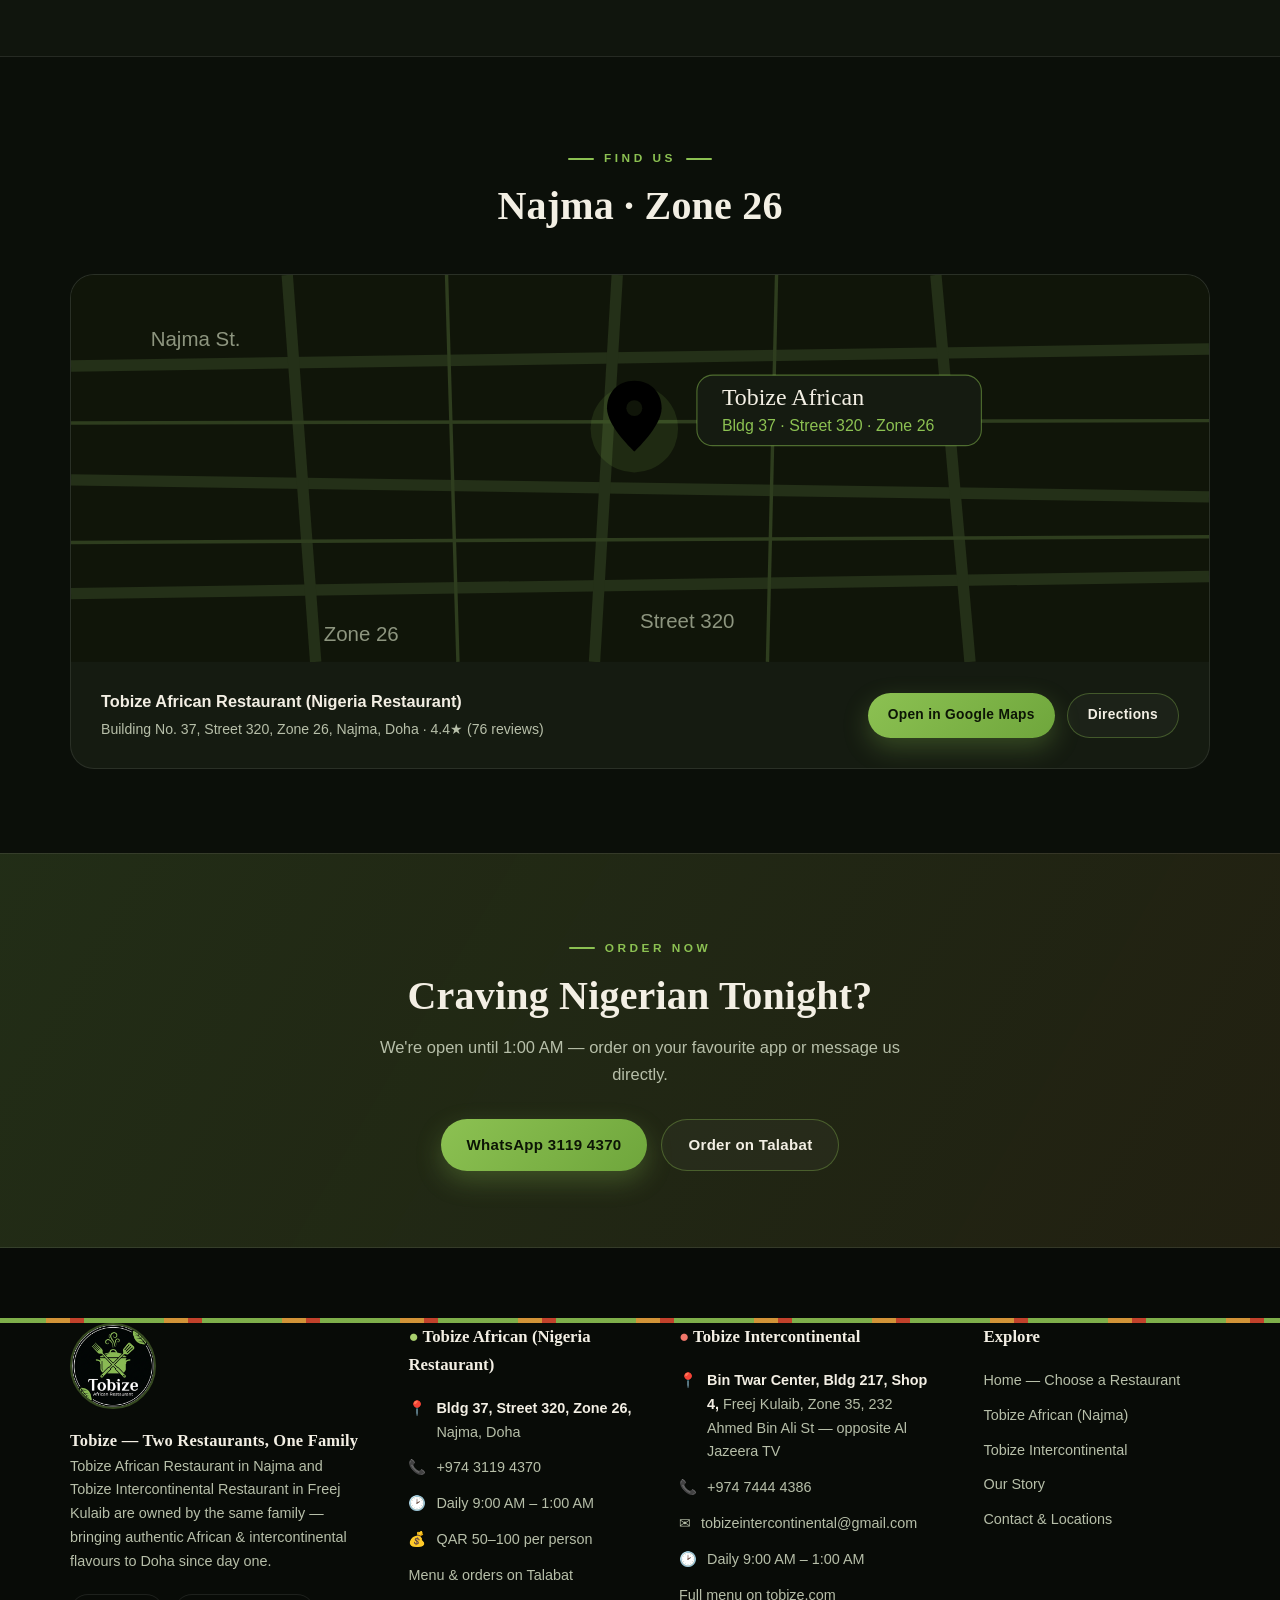
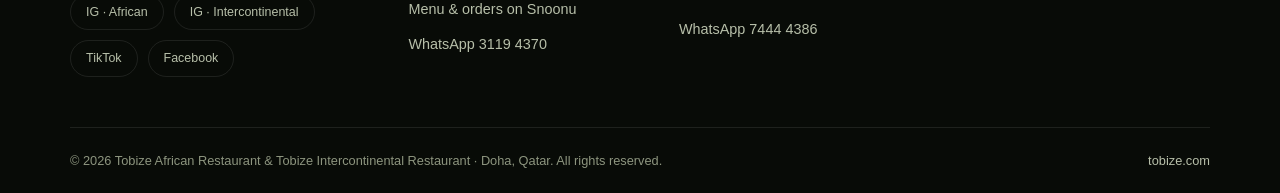
<file: african.html>
<!DOCTYPE html>
<html lang="en">
<head>
<meta charset="UTF-8">
<meta name="viewport" content="width=device-width, initial-scale=1.0">
<title>Tobize African Restaurant (Nigeria Restaurant) — Najma, Doha | Menu &amp; Orders</title>
<meta name="description" content="Tobize African Restaurant in Najma, Doha — authentic Nigerian home cooking: jollof rice, suya, egusi &amp; pounded yam, yam porridge, Isiewu. QAR 50–100 per person. Order on Talabat, Snoonu, Rafeeq &amp; Mykeeta or WhatsApp 3119 4370. Open daily 9AM–1AM.">
<link rel="icon" type="image/png" href="assets/images/favicon.png">
<link rel="stylesheet" href="assets/css/style.css">
</head>
<body>


<div class="topbar">
  <div class="container topbar-inner">
    <div class="tb-group">
      <span><b>African (Najma):</b> <a href="tel:+97431194370">3119 4370</a></span>
      <span class="tb-dot">&#9679;</span>
      <span><b>Intercontinental (Freej Kulaib):</b> <a href="tel:+97474444386">7444 4386</a></span>
    </div>
    <div class="tb-group">
      <span>Both open daily <b>9:00 AM &ndash; 1:00 AM</b></span>
    </div>
  </div>
</div>
<nav class="nav">
  <div class="container nav-inner">
    <a class="brand" href="index.html">
      <img class="brand-logo" src="assets/images/logo-african.png" alt="Tobize logo">
      <span class="brand-text">Tobize<span class="brand-sub">Two Restaurants &middot; One Family &middot; Doha</span></span>
    </a>
    <input type="checkbox" id="navtoggle" class="nav-toggle">
    <label for="navtoggle" class="nav-burger" aria-label="Toggle menu"><span></span><span></span><span></span></label>
    <div class="nav-links">
      <a href="index.html">Home</a><a href="african.html" class="active">Tobize African</a><a href="intercontinental.html">Intercontinental</a><a href="about.html">Our Story</a><a href="contact.html">Contact</a>
      <a href="https://wa.me/97431194370" class="btn btn-green btn-nav">Order on WhatsApp</a>
    </div>
  </div>
</nav>

<!-- ================= HERO ================= -->
<header class="hero">
  <img class="hero-bg" src="assets/images/hero-african.jpg" alt="Nigerian feast — jollof rice, suya, grilled chicken, plantain and egusi">
  <div class="hero-veil"></div>
  <div class="hero-veil2"></div>
  <div class="container hero-inner">
    <div>
      <span class="hero-badge"><span class="stars">&#9733;&#9733;&#9733;&#9733;&#9734;</span> 4.4 &middot; 76 Google reviews &middot; Najma, Doha</span>
      <h1>Tobize <span class="hl">African</span> Restaurant</h1>
      <p class="lead">The original Tobize — your go-to destination for authentic Nigerian delicacies in the heart of Doha. Home-cooked meals, rich spices, generous portions. <i>“Your taste buds miss a lot without us.”</i></p>
      <div class="hero-ctas">
        <a href="#menu" class="btn btn-green">See Menu &amp; Prices</a>
        <a href="https://wa.me/97431194370?text=Hello%20Tobize%20African!%20I%27d%20like%20to%20place%20an%20order." class="btn btn-gold" target="_blank" rel="noopener">Order via WhatsApp</a>
        <a href="https://www.google.com/maps/search/?api=1&amp;query=Tobize+African+Restaurant+Najma+Doha" class="btn btn-ghost" target="_blank" rel="noopener">Get Directions</a>
      </div>
      <div class="hero-facts">
        <div class="fact"><b>Najma</b><span>Zone 26 &middot; Bldg 37</span></div>
        <div class="fact"><b>9AM – 1AM</b><span>Open Daily</span></div>
        <div class="fact"><b>QAR 50–100</b><span>Per Person</span></div>
      </div>
    </div>
    <div class="hero-logo-wrap">
      <img class="hero-logo" src="assets/images/logo-african.png" alt="Tobize African Restaurant HD logo">
    </div>
  </div>
</header>

<div class="kente"></div>

<!-- ================= ABOUT STRIP ================= -->
<section style="padding-top:64px">
  <div class="container split">
    <div class="split-img rv"><img src="assets/images/dish-suya.jpg" alt="Suya skewers with roasted plantain"></div>
    <div class="rv">
      <span class="eyebrow">The Nigeria Restaurant</span>
      <h2>A Taste of Home in Najma</h2>
      <p class="lead" style="margin-top:14px">Whether you're craving a delicious home-cooked African meal or need high-quality African food ingredients, Tobize African has you covered.</p>
      <p style="color:var(--muted);margin-top:14px">Known locally as <b style="color:var(--cream)">“the Nigeria Restaurant”</b>, our Najma kitchen cooks the classics the proper way — smoky party jollof, peppered Isiewu, egu<span style="display:none">.</span>si simmered with assorted proteins, and suya crusted in yaji spice. A favourite of Doha's Nigerian community, rated 4.4&#9733; by 76 Google reviewers.</p>
      <div class="feature-list">
        <div class="feat"><div class="feat-ico">&#128293;</div><div><b>Rich Nigerian Spices</b><p>Five signature meals made with traditional seasoning — no shortcuts.</p></div></div>
        <div class="feat"><div class="feat-ico">&#128666;</div><div><b>Delivery Across Doha</b><p>Talabat, Snoonu, Rafeeq and Mykeeta — 40–45 min to nearby zones.</p></div></div>
        <div class="feat"><div class="feat-ico">&#127807;</div><div><b>African Ingredients Too</b><p>We also supply quality African food products for your own kitchen.</p></div></div>
      </div>
      <p style="margin-top:22px;font-size:.9rem;color:var(--muted2)">Part of the Tobize family &mdash; our sister branch <a class="text-link" href="intercontinental.html">Tobize Intercontinental in Freej Kulaib &rarr;</a></p>
    </div>
  </div>
</section>

<!-- ================= MENU ================= -->
<section id="menu" style="background:var(--bg2);border-top:1px solid var(--line);border-bottom:1px solid var(--line)">
  <div class="container">
    <div class="sec-head center rv">
      <span class="eyebrow">Menu &amp; Prices</span>
      <h2>What's Cooking in Najma</h2>
      <p>Guest favourites with online prices — the full up-to-date menu lives on Talabat, Snoonu and Rafeeq (links below).</p>
    </div>
    <div class="menu-grid">
      <div class="menu-cat rv">
        <h3><span class="mc-ico">&#127836;</span> Rice &amp; Mains</h3>
        <div class="mc-sub">The pots that made us famous</div>
        <div class="menu-row"><div class="menu-top"><b>Jollof Rice Mixed with Fried Rice</b><span class="dots"></span><span class="menu-price">QAR 30</span></div><p>Smoky party jollof tangled with fragrant fried rice — best of both worlds.</p></div>
        <div class="menu-row"><div class="menu-top"><b>Yam Porridge (Asaro)</b><span class="dots"></span><span class="menu-price">Talabat</span></div><p>Soft yam slow-cooked with peppers &amp; palm oil — a Talabat best seller.</p></div>
        <div class="menu-row"><div class="menu-top"><b>Porridge Beans with Plantain</b><span class="dots"></span><span class="menu-price">Talabat</span></div><p>Comfort classic — top seller on the app.</p></div>
        <div class="menu-row"><div class="menu-top"><b>Plantain Porridge</b><span class="dots"></span><span class="menu-price">Talabat</span></div><p>Sweet-savoury plantain simmered in rich pepper sauce.</p></div>
        <div class="menu-row"><div class="menu-top"><b>Wheat (Swallow)</b><span class="dots"></span><span class="menu-price">Talabat</span></div><p>Our #1 best-selling swallow — pairs with any soup.</p></div>
      </div>
      <div class="menu-cat rv">
        <h3><span class="mc-ico">&#127828;</span> Grills &amp; Small Chops</h3>
        <div class="mc-sub">Straight off the charcoal</div>
        <div class="menu-row"><div class="menu-top"><b>Suya &amp; Roasted Plantain<span class="menu-badge">Popular</span></b><span class="dots"></span><span class="menu-price">QAR 35</span></div><p>Char-grilled beef skewers in yaji spice with caramelised plantain.</p></div>
        <div class="menu-row"><div class="menu-top"><b>Fried Yam</b><span class="dots"></span><span class="menu-price">Snoonu</span></div><p>Golden, crispy — a Snoonu signature side.</p></div>
        <div class="menu-row"><div class="menu-top"><b>Indomie &amp; Boiled Egg with Plantain Chicken</b><span class="dots"></span><span class="menu-price">QAR 55</span></div><p>The famous loaded-noodle platter with grilled chicken.</p></div>
        <div class="menu-row"><div class="menu-top"><b>Isiewu (Goat Head Pepper)<span class="menu-badge">Signature</span></b><span class="dots"></span><span class="menu-price">Ask</span></div><p>Traditional Igbo delicacy with utazi &amp; palms — ask for today's price.</p></div>
      </div>
      <div class="menu-cat rv">
        <h3><span class="mc-ico">&#129367;</span> Soups &amp; Swallow</h3>
        <div class="mc-sub">Egusi pots &amp; classic swallows</div>
        <div class="menu-row"><div class="menu-top"><b>Egusi Small Pot + 7 Proteins</b><span class="dots"></span><span class="menu-price">QAR 30</span></div><p>Rich melon-seed soup with 7 pieces of assorted protein — Snoonu price.</p></div>
        <div class="menu-row"><div class="menu-top"><b>Egusi Big Pot + 10 Proteins<span class="menu-badge">Party</span></b><span class="dots"></span><span class="menu-price">QAR 200</span></div><p>Family-size pot for the whole table.</p></div>
        <div class="menu-row"><div class="menu-top"><b>Pounded Yam / Eba / Fufu</b><span class="dots"></span><span class="menu-price">Ask</span></div><p>Fresh swallows to go with any soup.</p></div>
      </div>
      <div class="menu-cat rv">
        <h3><span class="mc-ico">&#129380;</span> Extras &amp; Drinks</h3>
        <div class="mc-sub">Complete the table</div>
        <div class="menu-row"><div class="menu-top"><b>Fried Plantain (Dodo)</b><span class="dots"></span><span class="menu-price">Ask</span></div><p>Sweet golden slices — everyone's favourite side.</p></div>
        <div class="menu-row"><div class="menu-top"><b>Fresh Juices</b><span class="dots"></span><span class="menu-price">Ask</span></div><p>Made fresh daily.</p></div>
        <div class="menu-row"><div class="menu-top"><b>Soft Drinks &amp; Water</b><span class="dots"></span><span class="menu-price">Ask</span></div><p>Chilled, always.</p></div>
      </div>
    </div>
    <p style="text-align:center;margin-top:22px;font-size:.85rem;color:var(--muted2)" class="rv">Prices in QAR, as listed online (subject to change). Full live menu &amp; prices &rarr; Talabat / Snoonu / Rafeeq below.</p>
    <div class="grid-3" style="margin-top:36px">
      <a class="app-card rv" href="https://www.talabat.com/qatar/tobize-african-restaurant" target="_blank" rel="noopener"><span class="app-emoji">&#128230;</span><b>Full Menu on Talabat</b><p>Best sellers: Wheat, Yam Porridge, Porridge Beans with Plantain, Plantain Porridge.</p><span class="go">Open Talabat &rarr;</span></a>
      <a class="app-card rv" href="https://snoonu.com/restaurants/tobize-african-restaurant" target="_blank" rel="noopener"><span class="app-emoji">&#128666;</span><b>Full Menu on Snoonu</b><p>Signatures: Jollof Rice, Isiewu, Fried Yam. Egusi pots with assorted proteins.</p><span class="go">Open Snoonu &rarr;</span></a>
      <a class="app-card rv" href="https://www.gorafeeq.com/en/home/restaurants/tobize-african-restaurant-28157" target="_blank" rel="noopener"><span class="app-emoji">&#128241;</span><b>Order on Rafeeq</b><p>40–45 min delivery to Zone 15, Al Muntazah &amp; Hilal. African &amp; Indian dishes.</p><span class="go">Open Rafeeq &rarr;</span></a>
    </div>
    <p style="text-align:center;margin-top:20px;color:var(--muted2);font-size:.9rem" class="rv">Also on <a class="text-link" href="http://mykeeta.com" target="_blank" rel="noopener">Mykeeta</a> and direct via <a class="text-link" href="https://wa.me/97431194370" target="_blank" rel="noopener">WhatsApp — 3119 4370</a>.</p>
  </div>
</section>

<!-- ================= SERVICES ================= -->
<section>
  <div class="container">
    <div class="sec-head center rv">
      <span class="eyebrow">Services</span>
      <h2>How We Serve You in Najma</h2>
    </div>
    <div class="grid-3">
      <div class="svc rv"><div class="svc-ico">&#127869;</div><h3>Dine-In</h3><p>Family-friendly restaurant at Bldg 37, Street 320. Usually just a 15-minute wait at peak times — guests often stay for hours.</p></div>
      <div class="svc rv"><div class="svc-ico">&#129379;</div><h3>Takeaway</h3><p>Call or WhatsApp ahead — packed hot and ready when you arrive. Open until 1:00 AM daily.</p></div>
      <div class="svc rv"><div class="svc-ico">&#128666;</div><h3>Delivery</h3><p>All four apps: Talabat, Snoonu, Rafeeq &amp; Mykeeta — delivering across Doha including Al Waab, Al Mansoura and Hilal.</p></div>
      <div class="svc rv"><div class="svc-ico">&#127881;</div><h3>Catering &amp; Events</h3><p>Party trays of jollof, egusi pots and suya platters for birthdays, weddings and office lunches.</p></div>
      <div class="svc rv"><div class="svc-ico">&#128218;</div><h3>African Ingredients</h3><p>High-quality African food ingredients and staples so you can cook at home.</p></div>
      <div class="svc rv"><div class="svc-ico">&#128172;</div><h3>WhatsApp Ordering</h3><p>Message 3119 4370 directly — ask for today's specials and off-menu dishes.</p></div>
    </div>
  </div>
</section>

<!-- ================= REVIEWS ================= -->
<section style="background:var(--bg2);border-top:1px solid var(--line);border-bottom:1px solid var(--line)">
  <div class="container">
    <div class="quotebox rv">
      <div class="stars-big">&#9733;&#9733;&#9733;&#9733;&#9734;</div>
      <blockquote>“Welcome to your go-to destination for authentic African delicacies in the heart of Doha. Five Nigerian meals made with rich spices. Your taste buds miss a lot without us.”</blockquote>
      <div class="quote-who">— Tobize African Restaurant &middot; Najma, Doha</div>
      <div class="rating-row">
        <span class="rating-pill"><b>4.4&#9733;</b> 76 Google reviews</span>
        <span class="rating-pill"><b>5.0&#9733;</b> Facebook rated</span>
        <span class="rating-pill">Usually <b>15 min</b> wait</span>
        <span class="rating-pill">Guests stay <b>25 min – 3 hr</b></span>
      </div>
    </div>
  </div>
</section>

<!-- ================= MAP ================= -->
<section>
  <div class="container">
    <div class="sec-head center rv">
      <span class="eyebrow">Find Us</span>
      <h2>Najma &middot; Zone 26</h2>
    </div>
    <div class="map-card rv">
      <svg viewBox="0 0 1000 340" xmlns="http://www.w3.org/2000/svg" role="img" aria-label="Stylized map — Tobize African Restaurant, Najma, Doha">
        <rect width="1000" height="340" fill="#101509"/>
        <g stroke="#243018" stroke-width="10">
          <line x1="0" y1="80" x2="1000" y2="65"/><line x1="0" y1="180" x2="1000" y2="195"/><line x1="0" y1="280" x2="1000" y2="265"/>
          <line x1="190" y1="0" x2="215" y2="340"/><line x1="480" y1="0" x2="460" y2="340"/><line x1="760" y1="0" x2="790" y2="340"/>
        </g>
        <g stroke="#2e3d1e" stroke-width="3">
          <line x1="0" y1="130" x2="1000" y2="128"/><line x1="0" y1="235" x2="1000" y2="230"/><line x1="330" y1="0" x2="340" y2="340"/><line x1="620" y1="0" x2="612" y2="340"/>
        </g>
        <text x="70" y="62" fill="#8d957f" font-family="Arial" font-size="18">Najma St.</text>
        <text x="500" y="310" fill="#8d957f" font-family="Arial" font-size="18">Street 320</text>
        <text x="222" y="322" fill="#8d957f" font-family="Arial" font-size="18">Zone 26</text>
        <g transform="translate(495,135)">
          <circle class="map-ring" r="42" fill="#8cc152" opacity=".12"><animate attributeName="r" values="32;55;32" dur="2.6s" repeatCount="indefinite"/></circle>
          <circle class="map-pin" r="13" fill="#8cc152"/>
          <path class="map-pin" d="M0 -31 C -15 -31 -24 -20 -24 -7 C -24 9 0 31 0 31 C 0 31 24 9 24 -7 C 24 -20 15 -31 0 -31 Z" transform="translate(0,-11)"/>
          <circle cx="0" cy="-18" r="7" fill="#101509"/>
        </g>
        <rect x="550" y="88" width="250" height="62" rx="14" fill="#151b11" stroke="#8cc152" stroke-opacity=".5"/>
        <text x="572" y="114" fill="#f3efe4" font-family="Georgia" font-size="21">Tobize African</text>
        <text x="572" y="137" fill="#8cc152" font-family="Arial" font-size="14">Bldg 37 · Street 320 · Zone 26</text>
      </svg>
      <div class="map-meta">
        <div><b>Tobize African Restaurant (Nigeria Restaurant)</b><span>Building No. 37, Street 320, Zone 26, Najma, Doha &middot; 4.4&#9733; (76 reviews)</span></div>
        <div style="display:flex;gap:12px;flex-wrap:wrap">
          <a class="btn btn-green btn-nav" href="https://www.google.com/maps/search/?api=1&amp;query=Tobize+African+Restaurant+Najma+Doha" target="_blank" rel="noopener">Open in Google Maps</a>
          <a class="btn btn-ghost btn-nav" href="https://www.google.com/maps/dir/?api=1&amp;destination=Tobize+African+Restaurant+Najma+Doha" target="_blank" rel="noopener">Directions</a>
        </div>
      </div>
    </div>
  </div>
</section>

<!-- ================= CTA ================= -->
<section class="cta-band">
  <div class="container rv">
    <span class="eyebrow" style="justify-content:center">Order Now</span>
    <h2>Craving Nigerian Tonight?</h2>
    <p>We're open until 1:00 AM — order on your favourite app or message us directly.</p>
    <div class="hero-ctas">
      <a href="https://wa.me/97431194370?text=Hello%20Tobize%20African!%20I%27d%20like%20to%20place%20an%20order." class="btn btn-green" target="_blank" rel="noopener">WhatsApp 3119 4370</a>
      <a href="https://www.talabat.com/qatar/tobize-african-restaurant" class="btn btn-ghost" target="_blank" rel="noopener">Order on Talabat</a>
    </div>
  </div>
</section>


<footer>
  <div class="kente"></div>
  <div class="container">
    <div class="foot-grid" style="grid-template-columns:1.3fr 1fr 1.15fr 1fr">
      <div class="foot-brand">
        <img src="assets/images/logo-african.png" alt="Tobize logo">
        <h4 class="serif">Tobize &mdash; Two Restaurants, One Family</h4>
        <p>Tobize African Restaurant in Najma and Tobize Intercontinental Restaurant in Freej Kulaib are owned by the same family &mdash; bringing authentic African &amp; intercontinental flavours to Doha since day one.</p>
        <div class="foot-social">
          <a href="https://www.instagram.com/tobize.african.restaurant.doha/" target="_blank" rel="noopener">IG &middot; African</a>
          <a href="https://www.instagram.com/official_tobize_restaurant" target="_blank" rel="noopener">IG &middot; Intercontinental</a>
          <a href="https://www.tiktok.com/@tobize.interconti" target="_blank" rel="noopener">TikTok</a>
          <a href="https://www.facebook.com/tobize.african.restaurant.doha/" target="_blank" rel="noopener">Facebook</a>
        </div>
      </div>
      <div class="foot-col">
        <h4><span class="c-green-acc">&#9679;</span> Tobize African (Nigeria Restaurant)</h4>
        <div class="fh"><span>&#128205;</span><span><b>Bldg 37, Street 320, Zone 26,</b> Najma, Doha</span></div>
        <div class="fh"><span>&#128222;</span><span><a href="tel:+97431194370">+974 3119 4370</a></span></div>
        <div class="fh"><span>&#128337;</span><span>Daily 9:00 AM &ndash; 1:00 AM</span></div>
        <div class="fh"><span>&#128176;</span><span>QAR 50&ndash;100 per person</span></div>
        <ul style="margin-top:12px">
          <li><a href="https://www.talabat.com/qatar/tobize-african-restaurant" target="_blank" rel="noopener">Menu &amp; orders on Talabat</a></li>
          <li><a href="https://snoonu.com/restaurants/tobize-african-restaurant" target="_blank" rel="noopener">Menu &amp; orders on Snoonu</a></li>
          <li><a href="https://wa.me/97431194370" target="_blank" rel="noopener">WhatsApp 3119 4370</a></li>
        </ul>
      </div>
      <div class="foot-col">
        <h4><span class="c-red-acc">&#9679;</span> Tobize Intercontinental</h4>
        <div class="fh"><span>&#128205;</span><span><b>Bin Twar Center, Bldg 217, Shop 4,</b> Freej Kulaib, Zone 35, 232 Ahmed Bin Ali St &mdash; opposite Al Jazeera TV</span></div>
        <div class="fh"><span>&#128222;</span><span><a href="tel:+97474444386">+974 7444 4386</a></span></div>
        <div class="fh"><span>&#9993;</span><span><a href="mailto:tobizeintercontinental@gmail.com">tobizeintercontinental@gmail.com</a></span></div>
        <div class="fh"><span>&#128337;</span><span>Daily 9:00 AM &ndash; 1:00 AM</span></div>
        <ul style="margin-top:12px">
          <li><a href="https://tobize.com/#menu" target="_blank" rel="noopener">Full menu on tobize.com</a></li>
          <li><a href="https://wa.me/97474444386" target="_blank" rel="noopener">WhatsApp 7444 4386</a></li>
        </ul>
      </div>
      <div class="foot-col">
        <h4>Explore</h4>
        <ul>
          <li><a href="index.html">Home &mdash; Choose a Restaurant</a></li>
          <li><a href="african.html">Tobize African (Najma)</a></li>
          <li><a href="intercontinental.html">Tobize Intercontinental</a></li>
          <li><a href="about.html">Our Story</a></li>
          <li><a href="contact.html">Contact &amp; Locations</a></li>
        </ul>
      </div>
    </div>
    <div class="foot-bottom">
      <span>&copy; <span id="yr"></span> Tobize African Restaurant &amp; Tobize Intercontinental Restaurant &middot; Doha, Qatar. All rights reserved.</span>
      <span><a href="https://tobize.com" target="_blank" rel="noopener">tobize.com</a></span>
    </div>
  </div>
</footer>
<a class="wa-float" href="https://wa.me/97431194370" target="_blank" rel="noopener" aria-label="Order on WhatsApp"><span class="wa-dot"></span> Order on WhatsApp</a>


<script src="assets/js/main.js" defer></script>
</body>
</html>
</file>
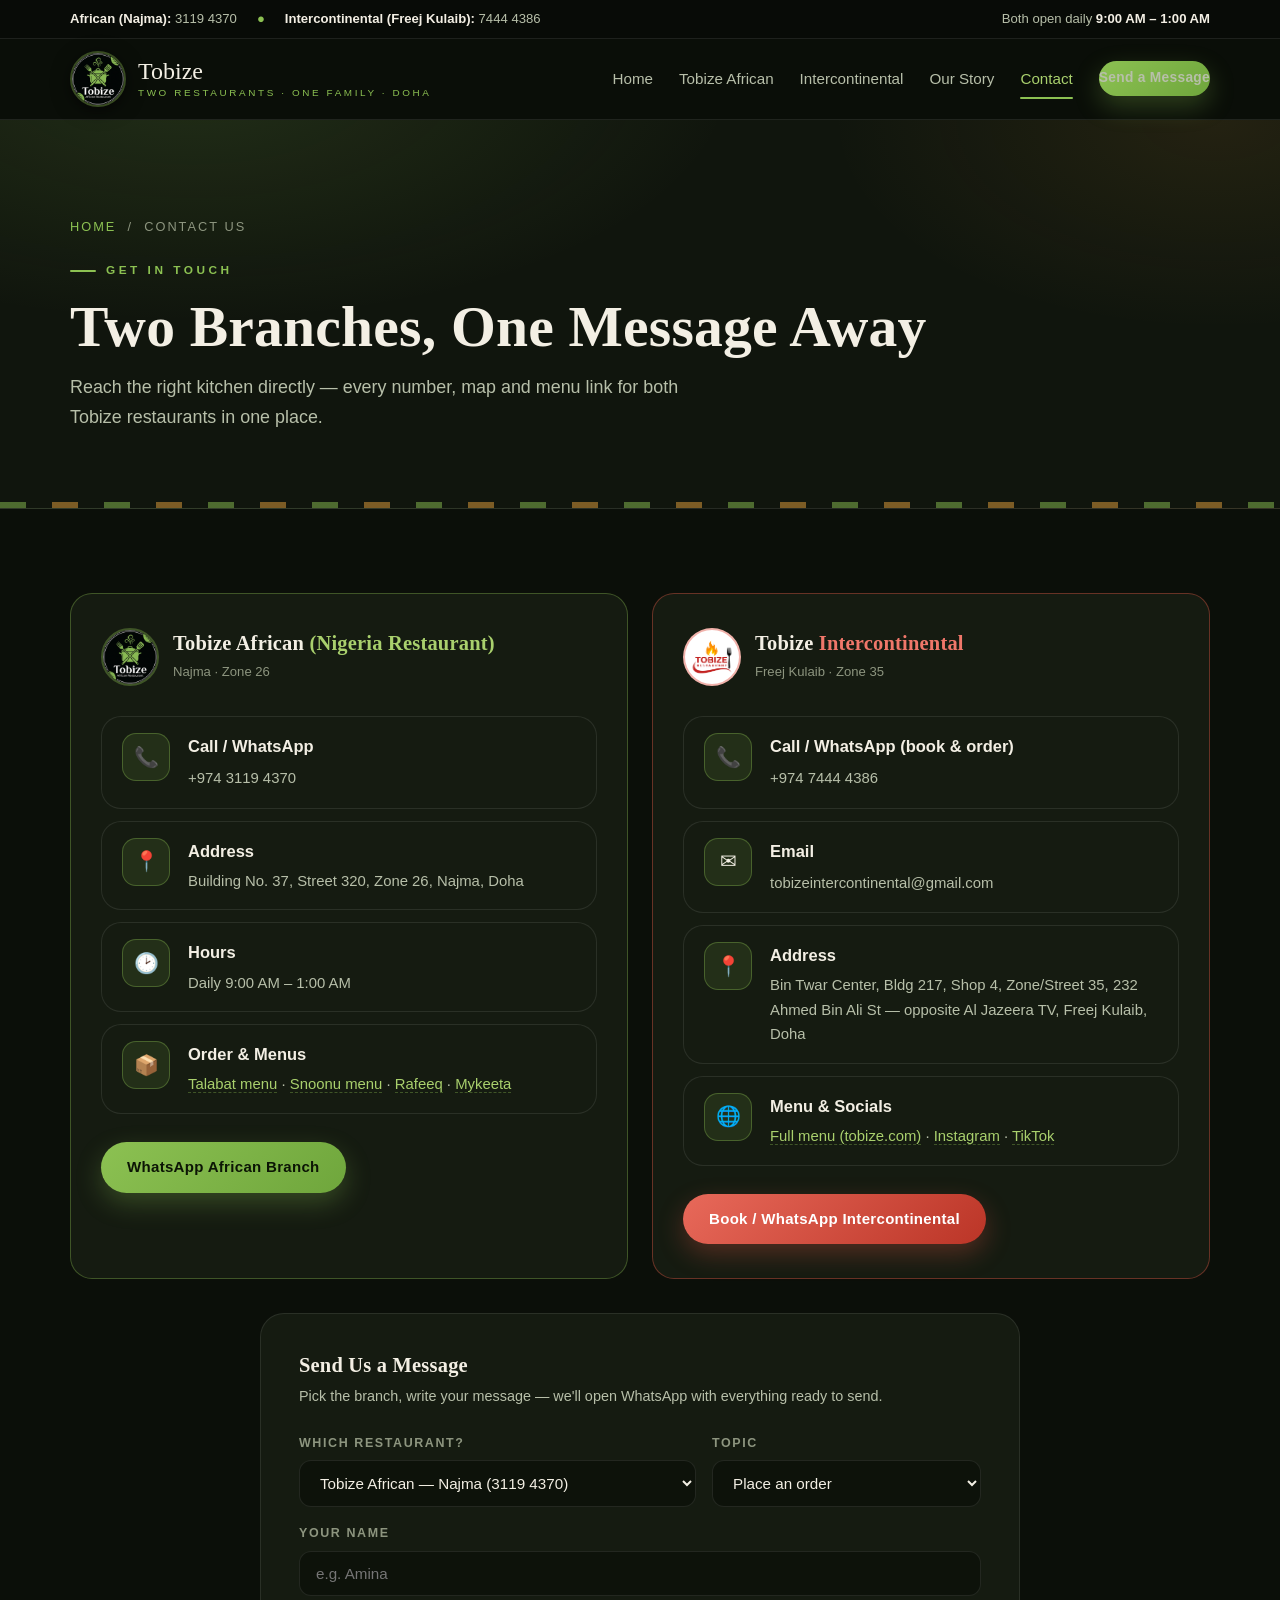
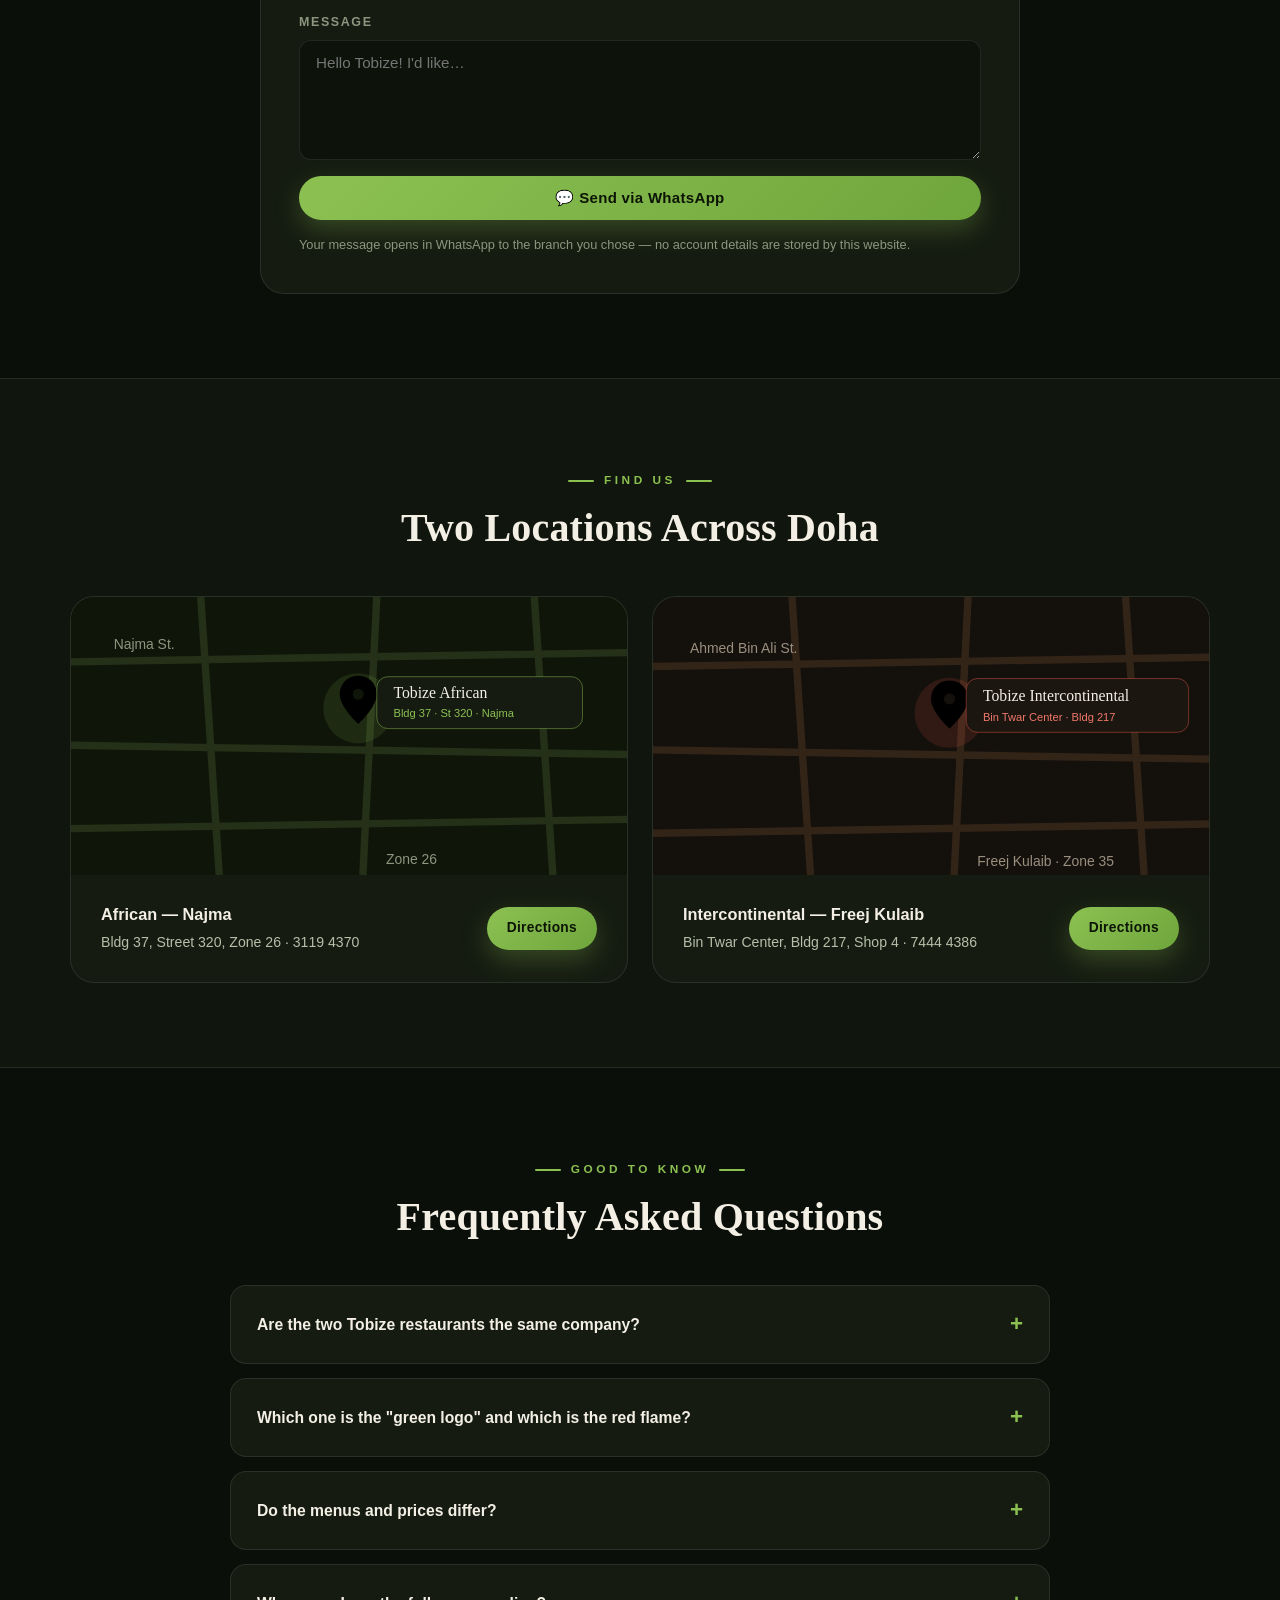
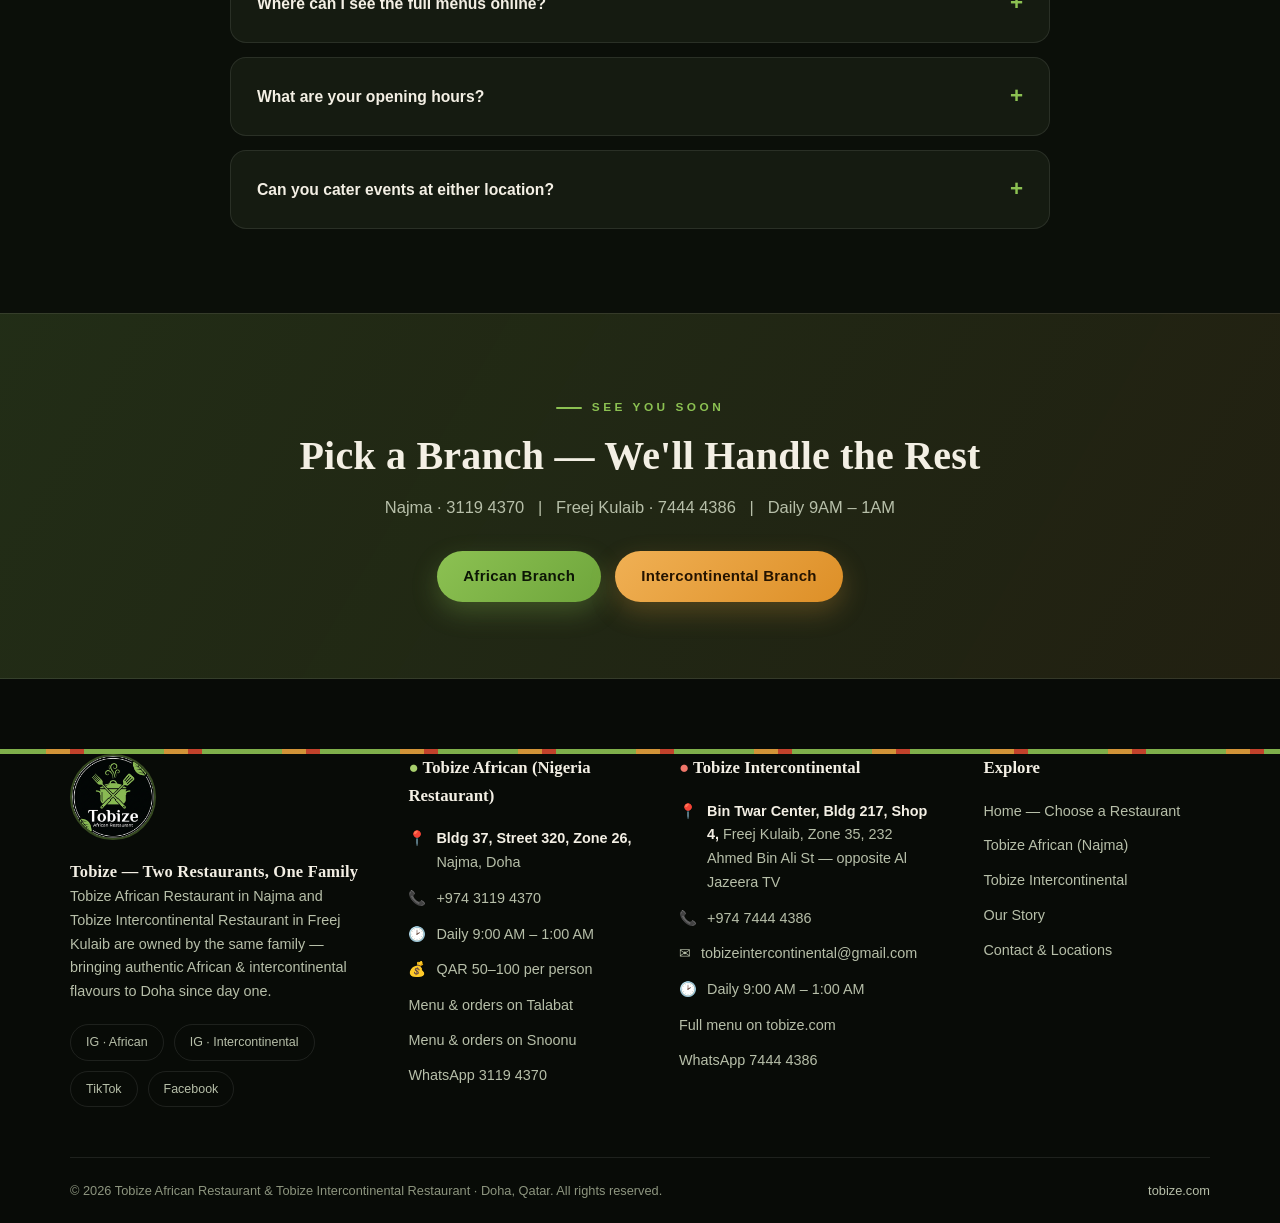
<file: contact.html>
<!DOCTYPE html>
<html lang="en">
<head>
<meta charset="UTF-8">
<meta name="viewport" content="width=device-width, initial-scale=1.0">
<title>Contact Us — Tobize African (Najma) &amp; Tobize Intercontinental (Freej Kulaib), Doha</title>
<meta name="description" content="Contact both Tobize restaurants in Doha: Tobize African Restaurant, Najma — 3119 4370; Tobize Intercontinental Restaurant, Freej Kulaib — 7444 4386 · tobizeintercontinental@gmail.com. Open daily 9AM–1AM.">
<link rel="icon" type="image/png" href="assets/images/favicon.png">
<link rel="stylesheet" href="assets/css/style.css">
</head>
<body>


<div class="topbar">
  <div class="container topbar-inner">
    <div class="tb-group">
      <span><b>African (Najma):</b> <a href="tel:+97431194370">3119 4370</a></span>
      <span class="tb-dot">&#9679;</span>
      <span><b>Intercontinental (Freej Kulaib):</b> <a href="tel:+97474444386">7444 4386</a></span>
    </div>
    <div class="tb-group">
      <span>Both open daily <b>9:00 AM &ndash; 1:00 AM</b></span>
    </div>
  </div>
</div>
<nav class="nav">
  <div class="container nav-inner">
    <a class="brand" href="index.html">
      <img class="brand-logo" src="assets/images/logo-african.png" alt="Tobize logo">
      <span class="brand-text">Tobize<span class="brand-sub">Two Restaurants &middot; One Family &middot; Doha</span></span>
    </a>
    <input type="checkbox" id="navtoggle" class="nav-toggle">
    <label for="navtoggle" class="nav-burger" aria-label="Toggle menu"><span></span><span></span><span></span></label>
    <div class="nav-links">
      <a href="index.html">Home</a><a href="african.html">Tobize African</a><a href="intercontinental.html">Intercontinental</a><a href="about.html">Our Story</a><a href="contact.html" class="active">Contact</a>
      <a href="#form" class="btn btn-green btn-nav">Send a Message</a>
    </div>
  </div>
</nav>

<!-- ================= PAGE HERO ================= -->
<header class="page-hero">
  <div class="container">
    <div class="crumb"><a href="index.html">Home</a> &nbsp;/&nbsp; Contact Us</div>
    <span class="eyebrow">Get In Touch</span>
    <h1>Two Branches, One Message Away</h1>
    <p class="lead">Reach the right kitchen directly — every number, map and menu link for both Tobize restaurants in one place.</p>
  </div>
  <div class="zigzag"></div>
</header>

<!-- ================= CONTACT CARDS ================= -->
<section>
  <div class="container">
    <div class="grid-2" style="margin-bottom:34px">
      <!-- African -->
      <div class="svc rv" style="border-color:var(--line2)">
        <div style="display:flex;align-items:center;gap:14px">
          <img src="assets/images/logo-african.png" alt="Tobize African logo" style="width:58px;height:58px;border-radius:50%;border:2px solid var(--line2)">
          <div><h3 style="margin:0">Tobize African <span class="c-green-acc">(Nigeria Restaurant)</span></h3><span style="font-size:.82rem;color:var(--muted2)">Najma &middot; Zone 26</span></div>
        </div>
        <div style="display:grid;gap:12px;margin-top:18px">
          <div class="c-card" style="padding:16px 20px"><div class="c-ico">&#128222;</div><div><b>Call / WhatsApp</b><a class="val" href="tel:+97431194370">+974 3119 4370</a></div></div>
          <div class="c-card" style="padding:16px 20px"><div class="c-ico">&#128205;</div><div><b>Address</b><p class="val">Building No. 37, Street 320, Zone 26, Najma, Doha</p></div></div>
          <div class="c-card" style="padding:16px 20px"><div class="c-ico">&#128337;</div><div><b>Hours</b><p class="val">Daily 9:00 AM – 1:00 AM</p></div></div>
          <div class="c-card" style="padding:16px 20px"><div class="c-ico">&#128230;</div><div><b>Order &amp; Menus</b><p class="val"><a class="text-link" href="https://www.talabat.com/qatar/tobize-african-restaurant" target="_blank" rel="noopener">Talabat menu</a> &middot; <a class="text-link" href="https://snoonu.com/restaurants/tobize-african-restaurant" target="_blank" rel="noopener">Snoonu menu</a> &middot; <a class="text-link" href="https://www.gorafeeq.com/en/home/restaurants/tobize-african-restaurant-28157" target="_blank" rel="noopener">Rafeeq</a> &middot; <a class="text-link" href="http://mykeeta.com" target="_blank" rel="noopener">Mykeeta</a></p></div></div>
        </div>
        <a class="btn btn-green" style="margin-top:16px" href="https://wa.me/97431194370" target="_blank" rel="noopener">WhatsApp African Branch</a>
      </div>
      <!-- Intercontinental -->
      <div class="svc rv" style="border-color:rgba(224,85,69,.4)">
        <div style="display:flex;align-items:center;gap:14px">
          <img src="assets/images/logo-intercontinental.png" alt="Tobize Intercontinental logo" style="width:58px;height:58px;border-radius:50%;border:2px solid rgba(224,85,69,.45);background:#fff">
          <div><h3 style="margin:0">Tobize <span class="c-red-acc">Intercontinental</span></h3><span style="font-size:.82rem;color:var(--muted2)">Freej Kulaib &middot; Zone 35</span></div>
        </div>
        <div style="display:grid;gap:12px;margin-top:18px">
          <div class="c-card" style="padding:16px 20px"><div class="c-ico">&#128222;</div><div><b>Call / WhatsApp (book &amp; order)</b><a class="val" href="tel:+97474444386">+974 7444 4386</a></div></div>
          <div class="c-card" style="padding:16px 20px"><div class="c-ico">&#9993;</div><div><b>Email</b><a class="val" href="mailto:tobizeintercontinental@gmail.com">tobizeintercontinental@gmail.com</a></div></div>
          <div class="c-card" style="padding:16px 20px"><div class="c-ico">&#128205;</div><div><b>Address</b><p class="val">Bin Twar Center, Bldg 217, Shop 4, Zone/Street 35, 232 Ahmed Bin Ali St — opposite Al Jazeera TV, Freej Kulaib, Doha</p></div></div>
          <div class="c-card" style="padding:16px 20px"><div class="c-ico">&#127760;</div><div><b>Menu &amp; Socials</b><p class="val"><a class="text-link" href="https://tobize.com/#menu" target="_blank" rel="noopener">Full menu (tobize.com)</a> &middot; <a class="text-link" href="https://www.instagram.com/official_tobize_restaurant" target="_blank" rel="noopener">Instagram</a> &middot; <a class="text-link" href="https://www.tiktok.com/@tobize.interconti" target="_blank" rel="noopener">TikTok</a></p></div></div>
        </div>
        <a class="btn btn-green" style="margin-top:16px;background:linear-gradient(135deg,#e8695a,#bb3527);color:#fff;box-shadow:0 10px 26px rgba(224,85,69,.3)" href="https://wa.me/97474444386?text=Hello%2C%20I%27d%20like%20to%20book%20a%20table%20at%20Tobize%20Intercontinental%20Restaurant." target="_blank" rel="noopener">Book / WhatsApp Intercontinental</a>
      </div>
    </div>

    <!-- FORM -->
    <div class="form-card rv" id="form" style="max-width:760px;margin:0 auto">
      <h3 class="serif">Send Us a Message</h3>
      <p>Pick the branch, write your message — we'll open WhatsApp with everything ready to send.</p>
      <form id="waForm">
        <div class="f-row">
          <div class="field"><label for="f-brand">Which Restaurant?</label>
            <select id="f-brand">
              <option value="african">Tobize African — Najma (3119 4370)</option>
              <option value="intercontinental">Tobize Intercontinental — Freej Kulaib (7444 4386)</option>
            </select>
          </div>
          <div class="field"><label for="f-topic">Topic</label>
            <select id="f-topic">
              <option>Place an order</option>
              <option>Book a table</option>
              <option>Catering &amp; events</option>
              <option>African ingredients</option>
              <option>Feedback</option>
              <option>Other</option>
            </select>
          </div>
        </div>
        <div class="field"><label for="f-name">Your Name</label><input id="f-name" type="text" placeholder="e.g. Amina" required></div>
        <div class="field"><label for="f-msg">Message</label><textarea id="f-msg" placeholder="Hello Tobize! I'd like…" required></textarea></div>
        <button type="submit" class="btn btn-green" style="width:100%">&#128172; Send via WhatsApp</button>
        <p class="form-note">Your message opens in WhatsApp to the branch you chose — no account details are stored by this website.</p>
      </form>
    </div>
  </div>
</section>

<!-- ================= MAPS ================= -->
<section style="background:var(--bg2);border-top:1px solid var(--line);border-bottom:1px solid var(--line)">
  <div class="container">
    <div class="sec-head center rv">
      <span class="eyebrow">Find Us</span>
      <h2>Two Locations Across Doha</h2>
    </div>
    <div class="grid-2">
      <div class="map-card rv">
        <svg viewBox="0 0 600 300" xmlns="http://www.w3.org/2000/svg" role="img" aria-label="Map — Tobize African, Najma">
          <rect width="600" height="300" fill="#101509"/>
          <g stroke="#243018" stroke-width="8"><line x1="0" y1="70" x2="600" y2="60"/><line x1="0" y1="160" x2="600" y2="170"/><line x1="0" y1="250" x2="600" y2="240"/><line x1="140" y1="0" x2="160" y2="300"/><line x1="330" y1="0" x2="315" y2="300"/><line x1="500" y1="0" x2="520" y2="300"/></g>
          <text x="46" y="56" fill="#8d957f" font-family="Arial" font-size="15">Najma St.</text>
          <text x="340" y="288" fill="#8d957f" font-family="Arial" font-size="15">Zone 26</text>
          <g transform="translate(310,120)">
            <circle class="map-ring" r="34" fill="#8cc152" opacity=".12"><animate attributeName="r" values="26;46;26" dur="2.6s" repeatCount="indefinite"/></circle>
            <circle class="map-pin" r="11" fill="#8cc152"/>
            <path class="map-pin" d="M0 -26 C -12 -26 -20 -17 -20 -6 C -20 8 0 26 0 26 C 0 26 20 8 20 -6 C 20 -17 12 -26 0 -26 Z" transform="translate(0,-9)"/>
            <circle cx="0" cy="-15" r="6" fill="#101509"/>
          </g>
          <rect x="330" y="86" width="222" height="56" rx="12" fill="#151b11" stroke="#8cc152" stroke-opacity=".5"/>
          <text x="348" y="109" fill="#f3efe4" font-family="Georgia" font-size="17">Tobize African</text>
          <text x="348" y="130" fill="#8cc152" font-family="Arial" font-size="12">Bldg 37 · St 320 · Najma</text>
        </svg>
        <div class="map-meta">
          <div><b>African — Najma</b><span>Bldg 37, Street 320, Zone 26 &middot; 3119 4370</span></div>
          <a class="btn btn-green btn-nav" href="https://www.google.com/maps/dir/?api=1&amp;destination=Tobize+African+Restaurant+Najma+Doha" target="_blank" rel="noopener">Directions</a>
        </div>
      </div>
      <div class="map-card rv">
        <svg viewBox="0 0 600 300" xmlns="http://www.w3.org/2000/svg" role="img" aria-label="Map — Tobize Intercontinental, Freej Kulaib">
          <rect width="600" height="300" fill="#14100c"/>
          <g stroke="#332418" stroke-width="8"><line x1="0" y1="75" x2="600" y2="65"/><line x1="0" y1="165" x2="600" y2="175"/><line x1="0" y1="255" x2="600" y2="245"/><line x1="150" y1="0" x2="170" y2="300"/><line x1="340" y1="0" x2="325" y2="300"/><line x1="510" y1="0" x2="530" y2="300"/></g>
          <text x="40" y="60" fill="#9a8f7f" font-family="Arial" font-size="15">Ahmed Bin Ali St.</text>
          <text x="350" y="290" fill="#9a8f7f" font-family="Arial" font-size="15">Freej Kulaib · Zone 35</text>
          <g transform="translate(320,125)">
            <circle class="map-ring" r="34" fill="#e05545" opacity=".14"><animate attributeName="r" values="26;46;26" dur="2.6s" repeatCount="indefinite"/></circle>
            <circle class="map-pin" r="11" fill="#e05545"/>
            <path class="map-pin" d="M0 -26 C -12 -26 -20 -17 -20 -6 C -20 8 0 26 0 26 C 0 26 20 8 20 -6 C 20 -17 12 -26 0 -26 Z" transform="translate(0,-9)"/>
            <circle cx="0" cy="-15" r="6" fill="#14100c"/>
          </g>
          <rect x="338" y="88" width="240" height="58" rx="12" fill="#1c1610" stroke="#e05545" stroke-opacity=".5"/>
          <text x="356" y="112" fill="#f3efe4" font-family="Georgia" font-size="17">Tobize Intercontinental</text>
          <text x="356" y="134" fill="#f0776a" font-family="Arial" font-size="12">Bin Twar Center · Bldg 217</text>
        </svg>
        <div class="map-meta">
          <div><b>Intercontinental — Freej Kulaib</b><span>Bin Twar Center, Bldg 217, Shop 4 &middot; 7444 4386</span></div>
          <a class="btn btn-green btn-nav" href="https://www.google.com/maps/dir/?api=1&amp;destination=Tobize+Intercontinental+Restaurant+Freej+Kulaib+Doha" target="_blank" rel="noopener">Directions</a>
        </div>
      </div>
    </div>
  </div>
</section>

<!-- ================= FAQ ================= -->
<section>
  <div class="container">
    <div class="sec-head center rv">
      <span class="eyebrow">Good To Know</span>
      <h2>Frequently Asked Questions</h2>
    </div>
    <div class="faq">
      <details class="faq-item rv"><summary>Are the two Tobize restaurants the same company?</summary><div class="faq-body">Yes — Tobize African Restaurant (Najma) and Tobize Intercontinental Restaurant (Freej Kulaib) are owned by the same person/family. They share the Tobize name and hospitality, but each has its own kitchen, menu and prices.</div></details>
      <details class="faq-item rv"><summary>Which one is the "green logo" and which is the red flame?</summary><div class="faq-body">The green pot badge belongs to Tobize African Restaurant in Najma — the Nigerian home-cooking branch. The red-and-white flame logo belongs to Tobize Intercontinental in Freej Kulaib — the modern international grill &amp; desserts branch.</div></details>
      <details class="faq-item rv"><summary>Do the menus and prices differ?</summary><div class="faq-body">Yes, they are different kitchens. The African branch focuses on Nigerian home cooking (jollof, egusi, suya, porridge, swallow — dishes from ~QAR 25). The Intercontinental serves international grills, seafood, pasta, pizza plus African specials and desserts (most dishes QAR 15–75). See each branch's page for priced highlights and menu links.</div></details>
      <details class="faq-item rv"><summary>Where can I see the full menus online?</summary><div class="faq-body">African branch: full priced menus on <a class="text-link" href="https://www.talabat.com/qatar/tobize-african-restaurant" target="_blank" rel="noopener">Talabat</a> and <a class="text-link" href="https://snoonu.com/restaurants/tobize-african-restaurant" target="_blank" rel="noopener">Snoonu</a>. Intercontinental: the official menu is on <a class="text-link" href="https://tobize.com/#menu" target="_blank" rel="noopener">tobize.com/#menu</a>.</div></details>
      <details class="faq-item rv"><summary>What are your opening hours?</summary><div class="faq-body">Both branches are open every day from 9:00 AM to 1:00 AM — breakfast through late-night cravings.</div></details>
      <details class="faq-item rv"><summary>Can you cater events at either location?</summary><div class="faq-body">Yes — party trays, egusi pots, small chops platters (up to QAR 500 at the Intercontinental) and suya platters. Message the branch you prefer on WhatsApp for a quote.</div></details>
    </div>
  </div>
</section>

<!-- ================= CTA ================= -->
<section class="cta-band">
  <div class="container rv">
    <span class="eyebrow" style="justify-content:center">See You Soon</span>
    <h2>Pick a Branch — We'll Handle the Rest</h2>
    <p>Najma &middot; 3119 4370 &nbsp;&nbsp;|&nbsp;&nbsp; Freej Kulaib &middot; 7444 4386 &nbsp;&nbsp;|&nbsp;&nbsp; Daily 9AM – 1AM</p>
    <div class="hero-ctas">
      <a href="african.html" class="btn btn-green">African Branch</a>
      <a href="intercontinental.html" class="btn btn-gold">Intercontinental Branch</a>
    </div>
  </div>
</section>


<footer>
  <div class="kente"></div>
  <div class="container">
    <div class="foot-grid" style="grid-template-columns:1.3fr 1fr 1.15fr 1fr">
      <div class="foot-brand">
        <img src="assets/images/logo-african.png" alt="Tobize logo">
        <h4 class="serif">Tobize &mdash; Two Restaurants, One Family</h4>
        <p>Tobize African Restaurant in Najma and Tobize Intercontinental Restaurant in Freej Kulaib are owned by the same family &mdash; bringing authentic African &amp; intercontinental flavours to Doha since day one.</p>
        <div class="foot-social">
          <a href="https://www.instagram.com/tobize.african.restaurant.doha/" target="_blank" rel="noopener">IG &middot; African</a>
          <a href="https://www.instagram.com/official_tobize_restaurant" target="_blank" rel="noopener">IG &middot; Intercontinental</a>
          <a href="https://www.tiktok.com/@tobize.interconti" target="_blank" rel="noopener">TikTok</a>
          <a href="https://www.facebook.com/tobize.african.restaurant.doha/" target="_blank" rel="noopener">Facebook</a>
        </div>
      </div>
      <div class="foot-col">
        <h4><span class="c-green-acc">&#9679;</span> Tobize African (Nigeria Restaurant)</h4>
        <div class="fh"><span>&#128205;</span><span><b>Bldg 37, Street 320, Zone 26,</b> Najma, Doha</span></div>
        <div class="fh"><span>&#128222;</span><span><a href="tel:+97431194370">+974 3119 4370</a></span></div>
        <div class="fh"><span>&#128337;</span><span>Daily 9:00 AM &ndash; 1:00 AM</span></div>
        <div class="fh"><span>&#128176;</span><span>QAR 50&ndash;100 per person</span></div>
        <ul style="margin-top:12px">
          <li><a href="https://www.talabat.com/qatar/tobize-african-restaurant" target="_blank" rel="noopener">Menu &amp; orders on Talabat</a></li>
          <li><a href="https://snoonu.com/restaurants/tobize-african-restaurant" target="_blank" rel="noopener">Menu &amp; orders on Snoonu</a></li>
          <li><a href="https://wa.me/97431194370" target="_blank" rel="noopener">WhatsApp 3119 4370</a></li>
        </ul>
      </div>
      <div class="foot-col">
        <h4><span class="c-red-acc">&#9679;</span> Tobize Intercontinental</h4>
        <div class="fh"><span>&#128205;</span><span><b>Bin Twar Center, Bldg 217, Shop 4,</b> Freej Kulaib, Zone 35, 232 Ahmed Bin Ali St &mdash; opposite Al Jazeera TV</span></div>
        <div class="fh"><span>&#128222;</span><span><a href="tel:+97474444386">+974 7444 4386</a></span></div>
        <div class="fh"><span>&#9993;</span><span><a href="mailto:tobizeintercontinental@gmail.com">tobizeintercontinental@gmail.com</a></span></div>
        <div class="fh"><span>&#128337;</span><span>Daily 9:00 AM &ndash; 1:00 AM</span></div>
        <ul style="margin-top:12px">
          <li><a href="https://tobize.com/#menu" target="_blank" rel="noopener">Full menu on tobize.com</a></li>
          <li><a href="https://wa.me/97474444386" target="_blank" rel="noopener">WhatsApp 7444 4386</a></li>
        </ul>
      </div>
      <div class="foot-col">
        <h4>Explore</h4>
        <ul>
          <li><a href="index.html">Home &mdash; Choose a Restaurant</a></li>
          <li><a href="african.html">Tobize African (Najma)</a></li>
          <li><a href="intercontinental.html">Tobize Intercontinental</a></li>
          <li><a href="about.html">Our Story</a></li>
          <li><a href="contact.html">Contact &amp; Locations</a></li>
        </ul>
      </div>
    </div>
    <div class="foot-bottom">
      <span>&copy; <span id="yr"></span> Tobize African Restaurant &amp; Tobize Intercontinental Restaurant &middot; Doha, Qatar. All rights reserved.</span>
      <span><a href="https://tobize.com" target="_blank" rel="noopener">tobize.com</a></span>
    </div>
  </div>
</footer>





<script src="assets/js/main.js" defer></script>
</body>
</html>
</file>
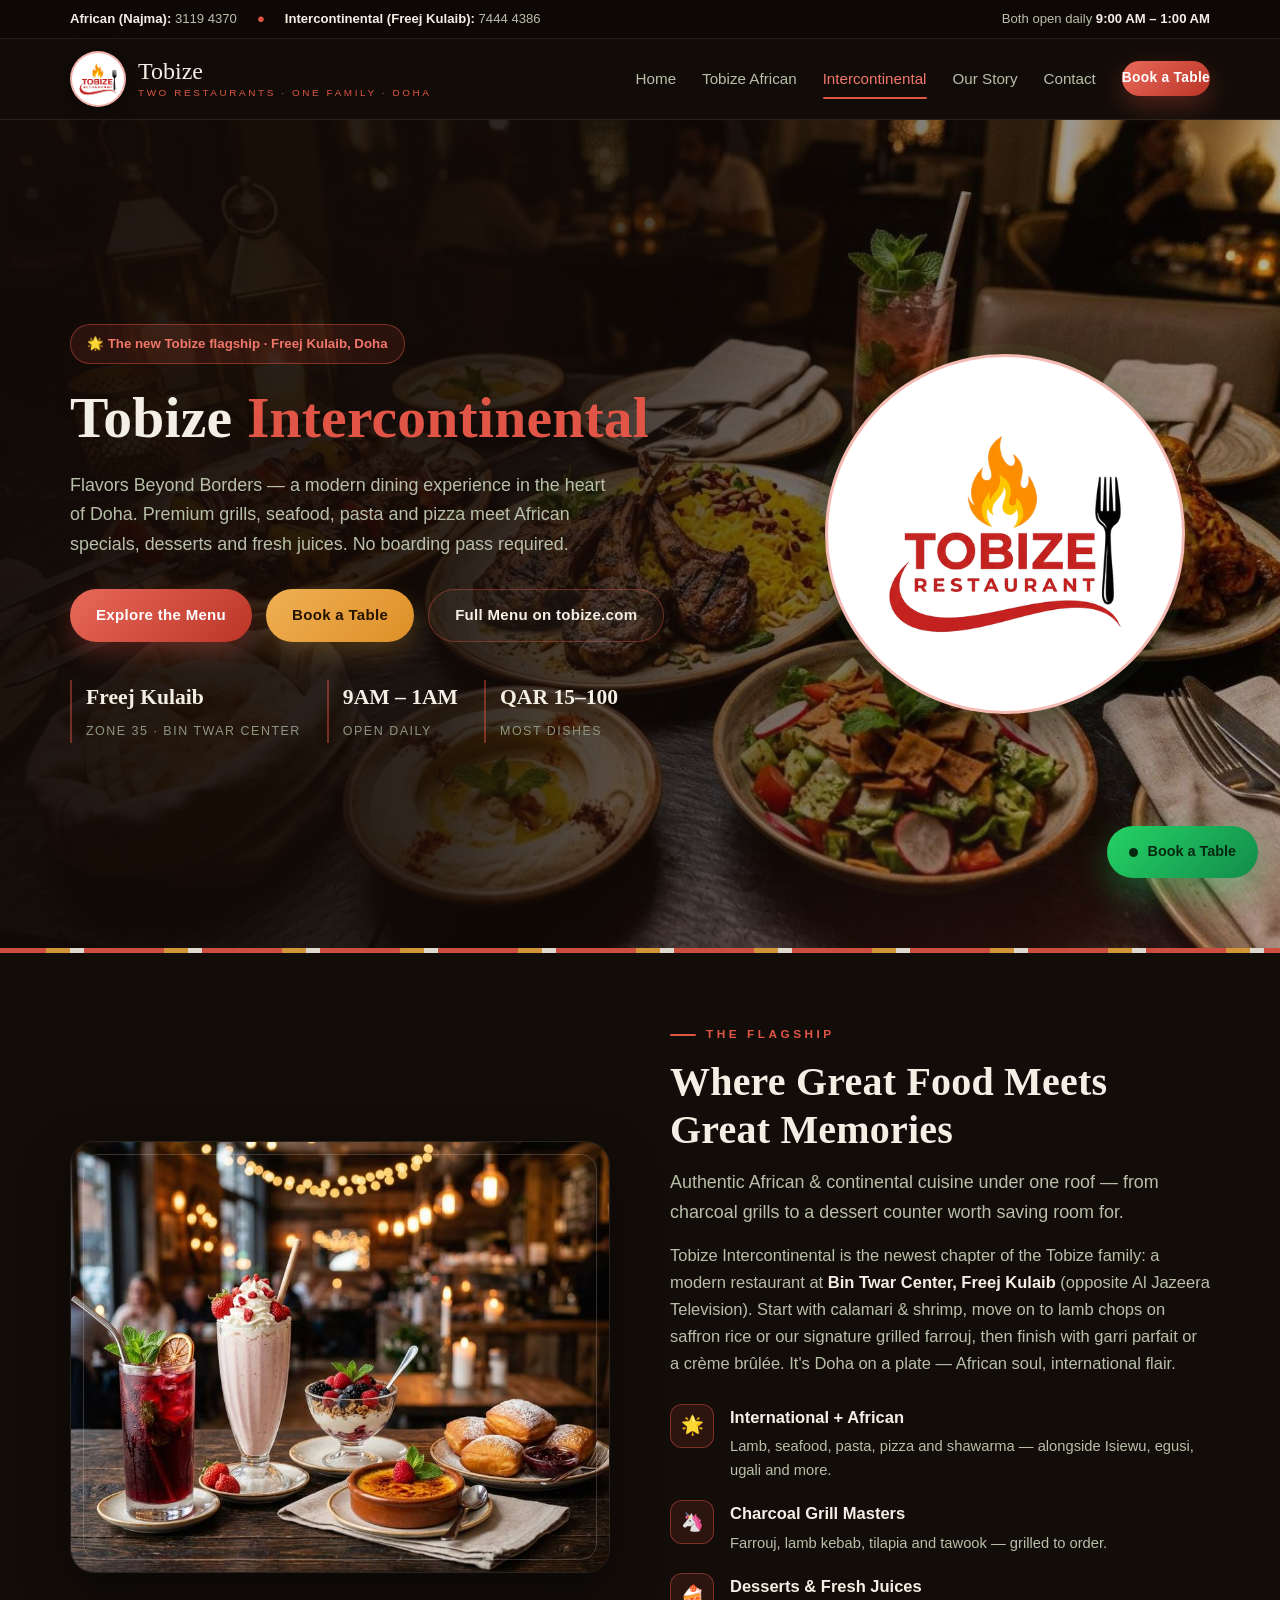
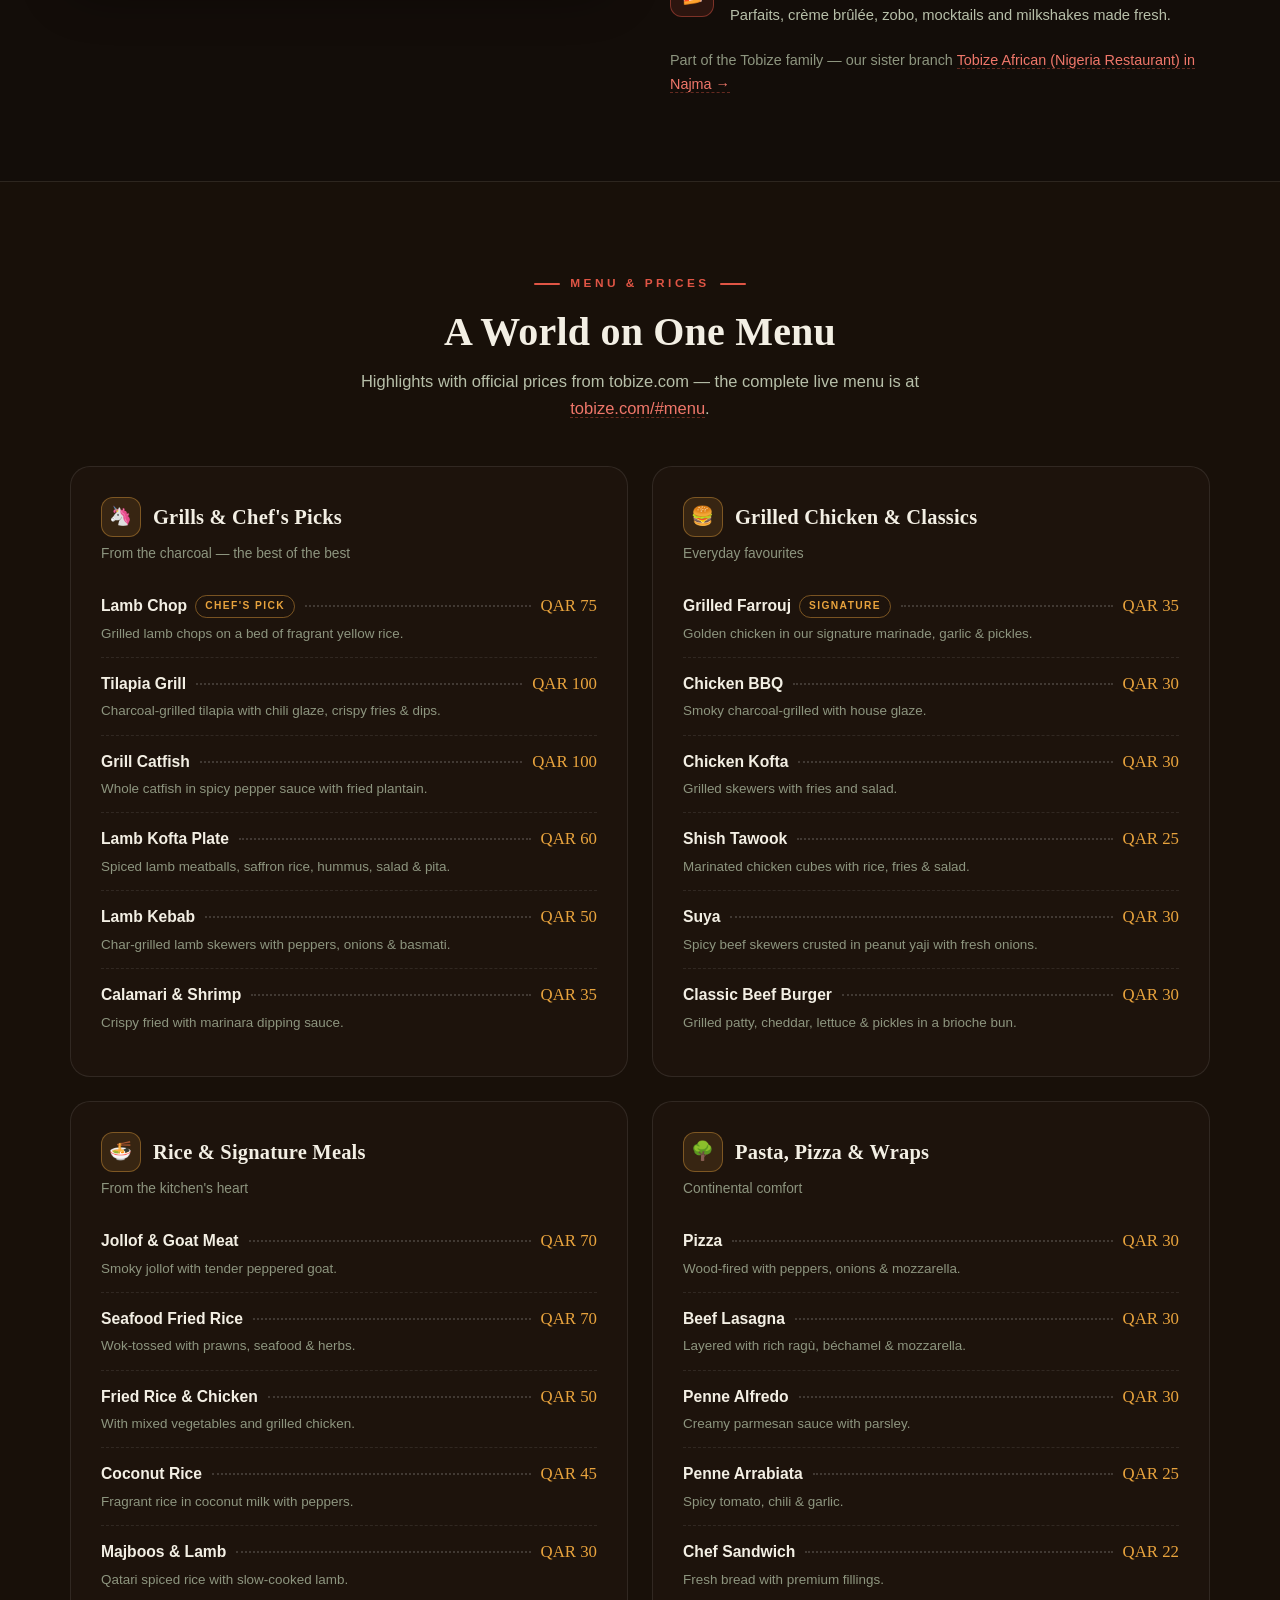
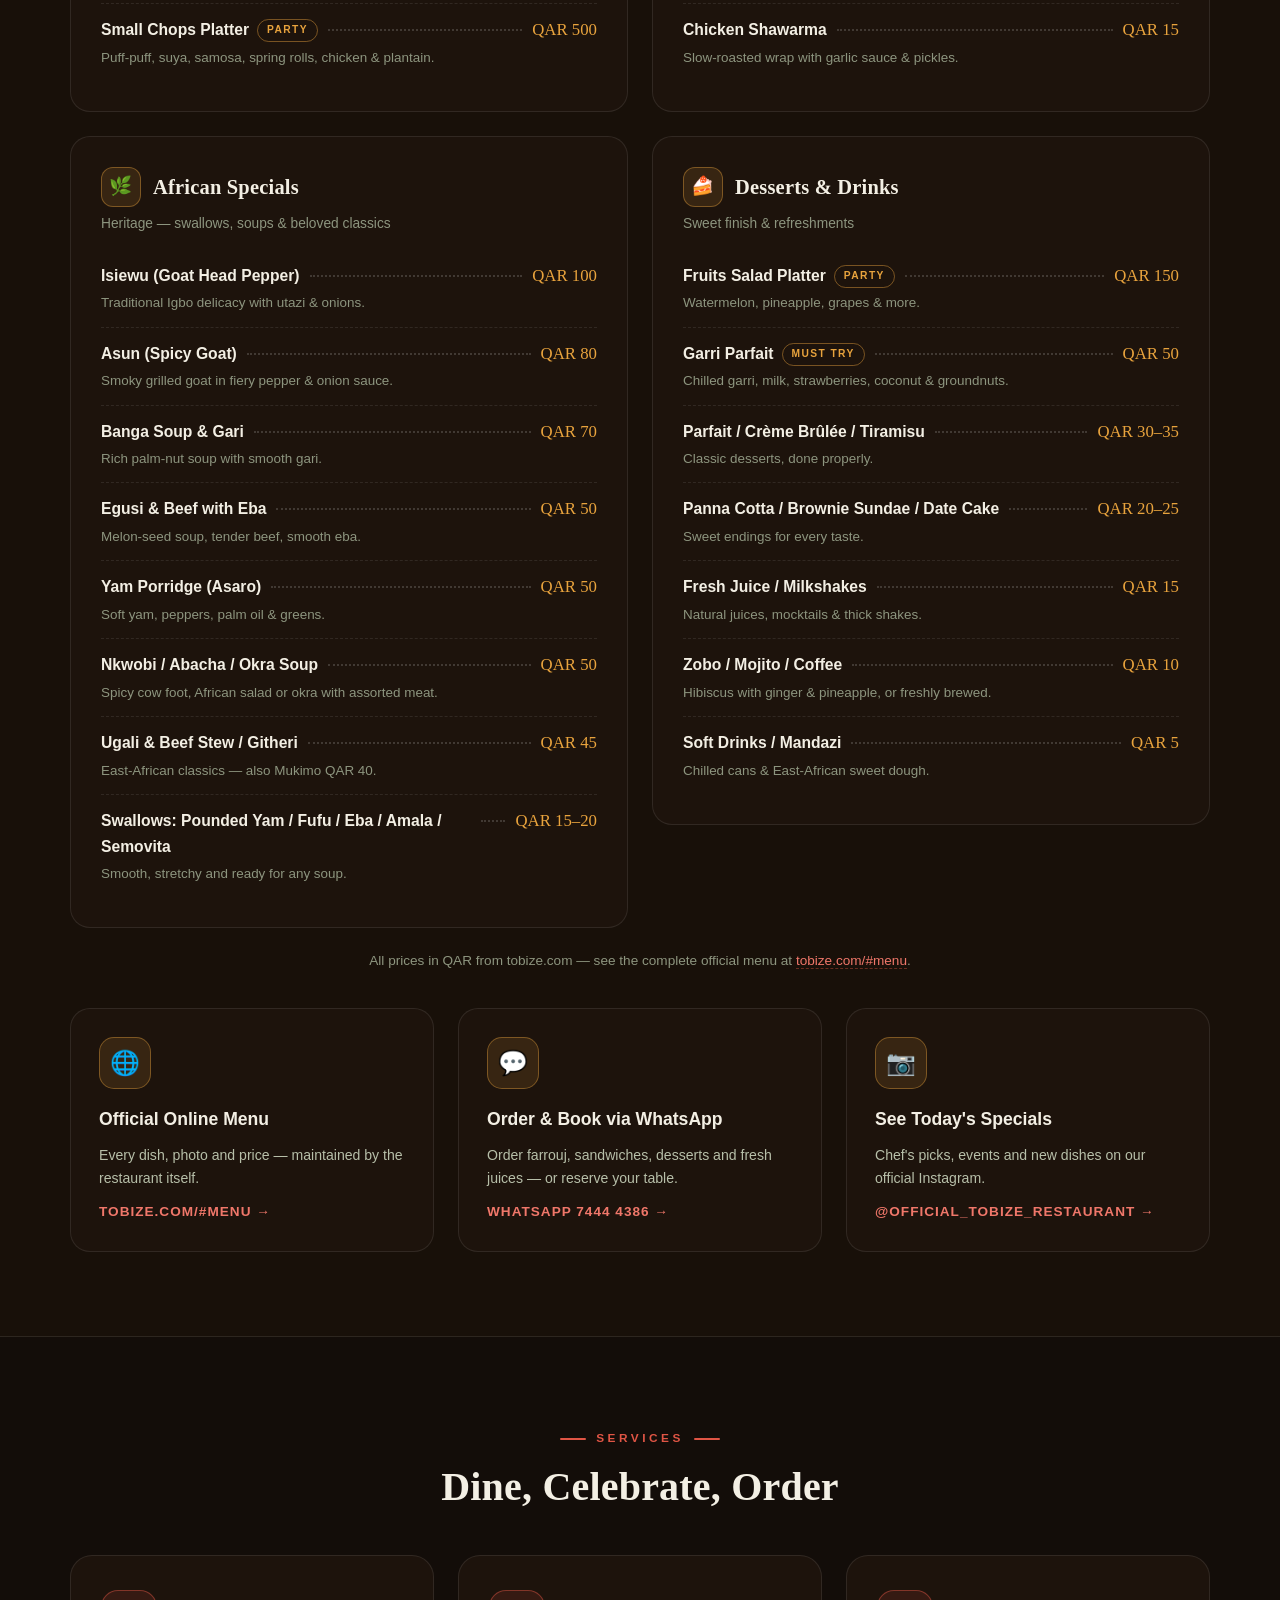
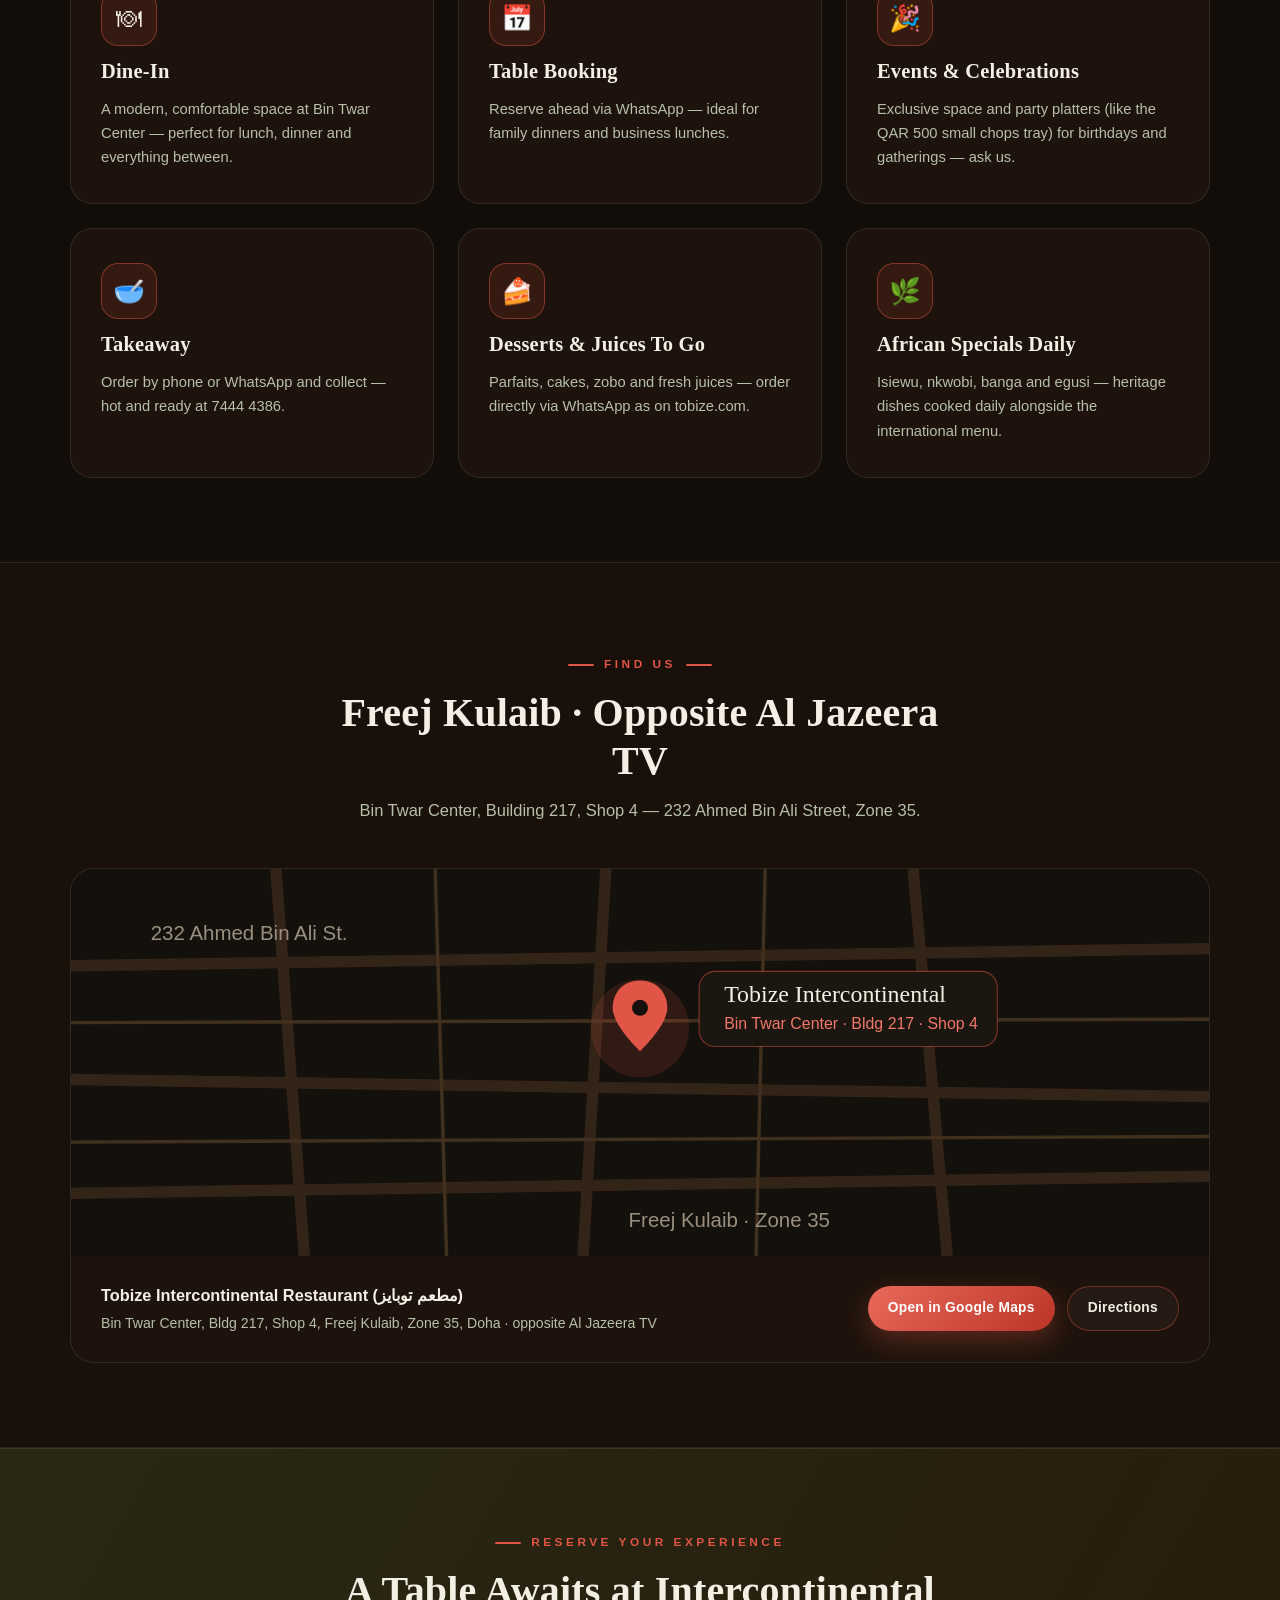
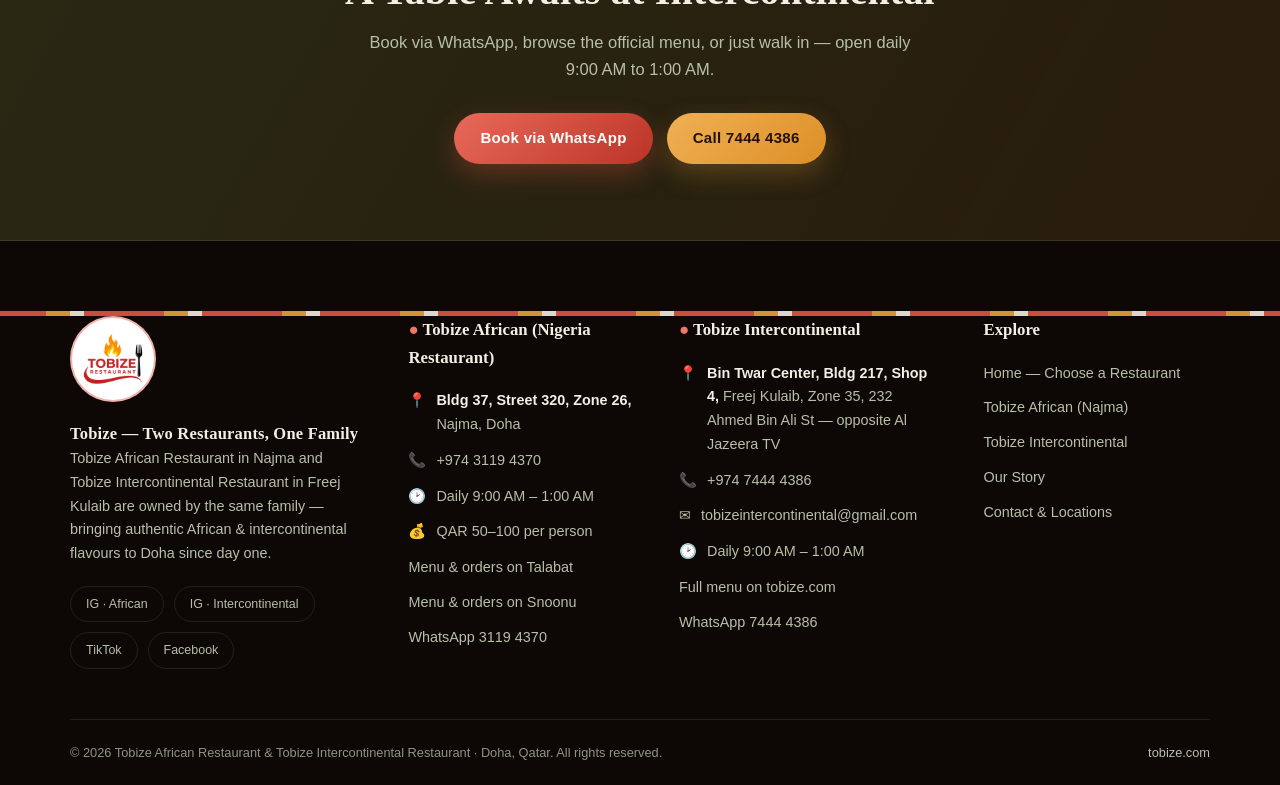
<file: intercontinental.html>
<!DOCTYPE html>
<html lang="en">
<head>
<meta charset="UTF-8">
<meta name="viewport" content="width=device-width, initial-scale=1.0">
<title>Tobize Intercontinental Restaurant — Freej Kulaib, Doha | Flavors Beyond Borders</title>
<meta name="description" content="Tobize Intercontinental Restaurant in Freej Kulaib, Doha — lamb chops, grilled farrouj, seafood, pasta, pizza, African specials, desserts &amp; fresh juices. Book a table via WhatsApp 7444 4386. Full menu on tobize.com. Open daily 9AM–1AM.">
<link rel="icon" type="image/png" href="assets/images/favicon-intercontinental.png">
<link rel="stylesheet" href="assets/css/style.css">
</head>
<body class="theme-ic">


<div class="topbar">
  <div class="container topbar-inner">
    <div class="tb-group">
      <span><b>African (Najma):</b> <a href="tel:+97431194370">3119 4370</a></span>
      <span class="tb-dot">&#9679;</span>
      <span><b>Intercontinental (Freej Kulaib):</b> <a href="tel:+97474444386">7444 4386</a></span>
    </div>
    <div class="tb-group">
      <span>Both open daily <b>9:00 AM &ndash; 1:00 AM</b></span>
    </div>
  </div>
</div>
<nav class="nav">
  <div class="container nav-inner">
    <a class="brand" href="index.html">
      <img class="brand-logo" src="assets/images/logo-intercontinental.png" alt="Tobize logo">
      <span class="brand-text">Tobize<span class="brand-sub">Two Restaurants &middot; One Family &middot; Doha</span></span>
    </a>
    <input type="checkbox" id="navtoggle" class="nav-toggle">
    <label for="navtoggle" class="nav-burger" aria-label="Toggle menu"><span></span><span></span><span></span></label>
    <div class="nav-links">
      <a href="index.html">Home</a><a href="african.html">Tobize African</a><a href="intercontinental.html" class="active">Intercontinental</a><a href="about.html">Our Story</a><a href="contact.html">Contact</a>
      <a href="https://wa.me/97474444386" class="btn btn-green btn-nav">Book a Table</a>
    </div>
  </div>
</nav>

<!-- ================= HERO ================= -->
<header class="hero">
  <img class="hero-bg" src="assets/images/hero-intercontinental.jpg" alt="Premium mixed grill — lamb chops, kebabs, farrouj and sides at Tobize Intercontinental">
  <div class="hero-veil"></div>
  <div class="hero-veil2"></div>
  <div class="container hero-inner">
    <div>
      <span class="hero-badge">&#127775; The new Tobize flagship &middot; Freej Kulaib, Doha</span>
      <h1>Tobize <span class="hl">Intercontinental</span></h1>
      <p class="lead">Flavors Beyond Borders — a modern dining experience in the heart of Doha. Premium grills, seafood, pasta and pizza meet African specials, desserts and fresh juices. No boarding pass required.</p>
      <div class="hero-ctas">
        <a href="#menu" class="btn btn-green">Explore the Menu</a>
        <a href="https://wa.me/97474444386?text=Hello%2C%20I%27d%20like%20to%20book%20a%20table%20at%20Tobize%20Intercontinental%20Restaurant." class="btn btn-gold" target="_blank" rel="noopener">Book a Table</a>
        <a href="https://tobize.com/#menu" class="btn btn-ghost" target="_blank" rel="noopener">Full Menu on tobize.com</a>
      </div>
      <div class="hero-facts">
        <div class="fact"><b>Freej Kulaib</b><span>Zone 35 &middot; Bin Twar Center</span></div>
        <div class="fact"><b>9AM – 1AM</b><span>Open Daily</span></div>
        <div class="fact"><b>QAR 15–100</b><span>Most Dishes</span></div>
      </div>
    </div>
    <div class="hero-logo-wrap">
      <img class="hero-logo" src="assets/images/logo-intercontinental.png" alt="Tobize Intercontinental Restaurant HD logo" style="background:#fff;padding:14px">
    </div>
  </div>
</header>

<div class="kente"></div>

<!-- ================= ABOUT STRIP ================= -->
<section style="padding-top:64px">
  <div class="container split">
    <div class="split-img rv"><img src="assets/images/dessert.jpg" alt="Desserts and fresh juices at Tobize Intercontinental"></div>
    <div class="rv">
      <span class="eyebrow">The Flagship</span>
      <h2>Where Great Food Meets Great Memories</h2>
      <p class="lead" style="margin-top:14px">Authentic African &amp; continental cuisine under one roof — from charcoal grills to a dessert counter worth saving room for.</p>
      <p style="color:var(--muted);margin-top:14px">Tobize Intercontinental is the newest chapter of the Tobize family: a modern restaurant at <b style="color:var(--cream)">Bin Twar Center, Freej Kulaib</b> (opposite Al Jazeera Television). Start with calamari &amp; shrimp, move on to lamb chops on saffron rice or our signature grilled farrouj, then finish with garri parfait or a crème brûlée. It's Doha on a plate — African soul, international flair.</p>
      <div class="feature-list">
        <div class="feat"><div class="feat-ico">&#127775;</div><div><b>International + African</b><p>Lamb, seafood, pasta, pizza and shawarma — alongside Isiewu, egusi, ugali and more.</p></div></div>
        <div class="feat"><div class="feat-ico">&#129412;</div><div><b>Charcoal Grill Masters</b><p>Farrouj, lamb kebab, tilapia and tawook — grilled to order.</p></div></div>
        <div class="feat"><div class="feat-ico">&#127856;</div><div><b>Desserts &amp; Fresh Juices</b><p>Parfaits, crème brûlée, zobo, mocktails and milkshakes made fresh.</p></div></div>
      </div>
      <p style="margin-top:22px;font-size:.9rem;color:var(--muted2)">Part of the Tobize family &mdash; our sister branch <a class="text-link" href="african.html">Tobize African (Nigeria Restaurant) in Najma &rarr;</a></p>
    </div>
  </div>
</section>

<!-- ================= MENU ================= -->
<section id="menu" style="background:var(--bg2);border-top:1px solid var(--line);border-bottom:1px solid var(--line)">
  <div class="container">
    <div class="sec-head center rv">
      <span class="eyebrow">Menu &amp; Prices</span>
      <h2>A World on One Menu</h2>
      <p>Highlights with official prices from tobize.com — the complete live menu is at <a class="text-link" href="https://tobize.com/#menu" target="_blank" rel="noopener">tobize.com/#menu</a>.</p>
    </div>
    <div class="menu-grid">
      <div class="menu-cat rv">
        <h3><span class="mc-ico">&#129412;</span> Grills &amp; Chef's Picks</h3>
        <div class="mc-sub">From the charcoal — the best of the best</div>
        <div class="menu-row"><div class="menu-top"><b>Lamb Chop<span class="menu-badge">Chef's Pick</span></b><span class="dots"></span><span class="menu-price">QAR 75</span></div><p>Grilled lamb chops on a bed of fragrant yellow rice.</p></div>
        <div class="menu-row"><div class="menu-top"><b>Tilapia Grill</b><span class="dots"></span><span class="menu-price">QAR 100</span></div><p>Charcoal-grilled tilapia with chili glaze, crispy fries &amp; dips.</p></div>
        <div class="menu-row"><div class="menu-top"><b>Grill Catfish</b><span class="dots"></span><span class="menu-price">QAR 100</span></div><p>Whole catfish in spicy pepper sauce with fried plantain.</p></div>
        <div class="menu-row"><div class="menu-top"><b>Lamb Kofta Plate</b><span class="dots"></span><span class="menu-price">QAR 60</span></div><p>Spiced lamb meatballs, saffron rice, hummus, salad &amp; pita.</p></div>
        <div class="menu-row"><div class="menu-top"><b>Lamb Kebab</b><span class="dots"></span><span class="menu-price">QAR 50</span></div><p>Char-grilled lamb skewers with peppers, onions &amp; basmati.</p></div>
        <div class="menu-row"><div class="menu-top"><b>Calamari &amp; Shrimp</b><span class="dots"></span><span class="menu-price">QAR 35</span></div><p>Crispy fried with marinara dipping sauce.</p></div>
      </div>
      <div class="menu-cat rv">
        <h3><span class="mc-ico">&#127828;</span> Grilled Chicken &amp; Classics</h3>
        <div class="mc-sub">Everyday favourites</div>
        <div class="menu-row"><div class="menu-top"><b>Grilled Farrouj<span class="menu-badge">Signature</span></b><span class="dots"></span><span class="menu-price">QAR 35</span></div><p>Golden chicken in our signature marinade, garlic &amp; pickles.</p></div>
        <div class="menu-row"><div class="menu-top"><b>Chicken BBQ</b><span class="dots"></span><span class="menu-price">QAR 30</span></div><p>Smoky charcoal-grilled with house glaze.</p></div>
        <div class="menu-row"><div class="menu-top"><b>Chicken Kofta</b><span class="dots"></span><span class="menu-price">QAR 30</span></div><p>Grilled skewers with fries and salad.</p></div>
        <div class="menu-row"><div class="menu-top"><b>Shish Tawook</b><span class="dots"></span><span class="menu-price">QAR 25</span></div><p>Marinated chicken cubes with rice, fries &amp; salad.</p></div>
        <div class="menu-row"><div class="menu-top"><b>Suya</b><span class="dots"></span><span class="menu-price">QAR 30</span></div><p>Spicy beef skewers crusted in peanut yaji with fresh onions.</p></div>
        <div class="menu-row"><div class="menu-top"><b>Classic Beef Burger</b><span class="dots"></span><span class="menu-price">QAR 30</span></div><p>Grilled patty, cheddar, lettuce &amp; pickles in a brioche bun.</p></div>
      </div>
      <div class="menu-cat rv">
        <h3><span class="mc-ico">&#127836;</span> Rice &amp; Signature Meals</h3>
        <div class="mc-sub">From the kitchen's heart</div>
        <div class="menu-row"><div class="menu-top"><b>Jollof &amp; Goat Meat</b><span class="dots"></span><span class="menu-price">QAR 70</span></div><p>Smoky jollof with tender peppered goat.</p></div>
        <div class="menu-row"><div class="menu-top"><b>Seafood Fried Rice</b><span class="dots"></span><span class="menu-price">QAR 70</span></div><p>Wok-tossed with prawns, seafood &amp; herbs.</p></div>
        <div class="menu-row"><div class="menu-top"><b>Fried Rice &amp; Chicken</b><span class="dots"></span><span class="menu-price">QAR 50</span></div><p>With mixed vegetables and grilled chicken.</p></div>
        <div class="menu-row"><div class="menu-top"><b>Coconut Rice</b><span class="dots"></span><span class="menu-price">QAR 45</span></div><p>Fragrant rice in coconut milk with peppers.</p></div>
        <div class="menu-row"><div class="menu-top"><b>Majboos &amp; Lamb</b><span class="dots"></span><span class="menu-price">QAR 30</span></div><p>Qatari spiced rice with slow-cooked lamb.</p></div>
        <div class="menu-row"><div class="menu-top"><b>Small Chops Platter<span class="menu-badge">Party</span></b><span class="dots"></span><span class="menu-price">QAR 500</span></div><p>Puff-puff, suya, samosa, spring rolls, chicken &amp; plantain.</p></div>
      </div>
      <div class="menu-cat rv">
        <h3><span class="mc-ico">&#127795;</span> Pasta, Pizza &amp; Wraps</h3>
        <div class="mc-sub">Continental comfort</div>
        <div class="menu-row"><div class="menu-top"><b>Pizza</b><span class="dots"></span><span class="menu-price">QAR 30</span></div><p>Wood-fired with peppers, onions &amp; mozzarella.</p></div>
        <div class="menu-row"><div class="menu-top"><b>Beef Lasagna</b><span class="dots"></span><span class="menu-price">QAR 30</span></div><p>Layered with rich ragù, béchamel &amp; mozzarella.</p></div>
        <div class="menu-row"><div class="menu-top"><b>Penne Alfredo</b><span class="dots"></span><span class="menu-price">QAR 30</span></div><p>Creamy parmesan sauce with parsley.</p></div>
        <div class="menu-row"><div class="menu-top"><b>Penne Arrabiata</b><span class="dots"></span><span class="menu-price">QAR 25</span></div><p>Spicy tomato, chili &amp; garlic.</p></div>
        <div class="menu-row"><div class="menu-top"><b>Chef Sandwich</b><span class="dots"></span><span class="menu-price">QAR 22</span></div><p>Fresh bread with premium fillings.</p></div>
        <div class="menu-row"><div class="menu-top"><b>Chicken Shawarma</b><span class="dots"></span><span class="menu-price">QAR 15</span></div><p>Slow-roasted wrap with garlic sauce &amp; pickles.</p></div>
      </div>
      <div class="menu-cat rv">
        <h3><span class="mc-ico">&#127807;</span> African Specials</h3>
        <div class="mc-sub">Heritage — swallows, soups &amp; beloved classics</div>
        <div class="menu-row"><div class="menu-top"><b>Isiewu (Goat Head Pepper)</b><span class="dots"></span><span class="menu-price">QAR 100</span></div><p>Traditional Igbo delicacy with utazi &amp; onions.</p></div>
        <div class="menu-row"><div class="menu-top"><b>Asun (Spicy Goat)</b><span class="dots"></span><span class="menu-price">QAR 80</span></div><p>Smoky grilled goat in fiery pepper &amp; onion sauce.</p></div>
        <div class="menu-row"><div class="menu-top"><b>Banga Soup &amp; Gari</b><span class="dots"></span><span class="menu-price">QAR 70</span></div><p>Rich palm-nut soup with smooth gari.</p></div>
        <div class="menu-row"><div class="menu-top"><b>Egusi &amp; Beef with Eba</b><span class="dots"></span><span class="menu-price">QAR 50</span></div><p>Melon-seed soup, tender beef, smooth eba.</p></div>
        <div class="menu-row"><div class="menu-top"><b>Yam Porridge (Asaro)</b><span class="dots"></span><span class="menu-price">QAR 50</span></div><p>Soft yam, peppers, palm oil &amp; greens.</p></div>
        <div class="menu-row"><div class="menu-top"><b>Nkwobi / Abacha / Okra Soup</b><span class="dots"></span><span class="menu-price">QAR 50</span></div><p>Spicy cow foot, African salad or okra with assorted meat.</p></div>
        <div class="menu-row"><div class="menu-top"><b>Ugali &amp; Beef Stew / Githeri</b><span class="dots"></span><span class="menu-price">QAR 45</span></div><p>East-African classics — also Mukimo QAR 40.</p></div>
        <div class="menu-row"><div class="menu-top"><b>Swallows: Pounded Yam / Fufu / Eba / Amala / Semovita</b><span class="dots"></span><span class="menu-price">QAR 15–20</span></div><p>Smooth, stretchy and ready for any soup.</p></div>
      </div>
      <div class="menu-cat rv">
        <h3><span class="mc-ico">&#127856;</span> Desserts &amp; Drinks</h3>
        <div class="mc-sub">Sweet finish &amp; refreshments</div>
        <div class="menu-row"><div class="menu-top"><b>Fruits Salad Platter<span class="menu-badge">Party</span></b><span class="dots"></span><span class="menu-price">QAR 150</span></div><p>Watermelon, pineapple, grapes &amp; more.</p></div>
        <div class="menu-row"><div class="menu-top"><b>Garri Parfait<span class="menu-badge">Must Try</span></b><span class="dots"></span><span class="menu-price">QAR 50</span></div><p>Chilled garri, milk, strawberries, coconut &amp; groundnuts.</p></div>
        <div class="menu-row"><div class="menu-top"><b>Parfait / Crème Brûlée / Tiramisu</b><span class="dots"></span><span class="menu-price">QAR 30–35</span></div><p>Classic desserts, done properly.</p></div>
        <div class="menu-row"><div class="menu-top"><b>Panna Cotta / Brownie Sundae / Date Cake</b><span class="dots"></span><span class="menu-price">QAR 20–25</span></div><p>Sweet endings for every taste.</p></div>
        <div class="menu-row"><div class="menu-top"><b>Fresh Juice / Milkshakes</b><span class="dots"></span><span class="menu-price">QAR 15</span></div><p>Natural juices, mocktails &amp; thick shakes.</p></div>
        <div class="menu-row"><div class="menu-top"><b>Zobo / Mojito / Coffee</b><span class="dots"></span><span class="menu-price">QAR 10</span></div><p>Hibiscus with ginger &amp; pineapple, or freshly brewed.</p></div>
        <div class="menu-row"><div class="menu-top"><b>Soft Drinks / Mandazi</b><span class="dots"></span><span class="menu-price">QAR 5</span></div><p>Chilled cans &amp; East-African sweet dough.</p></div>
      </div>
    </div>
    <p style="text-align:center;margin-top:22px;font-size:.85rem;color:var(--muted2)" class="rv">All prices in QAR from tobize.com — see the complete official menu at <a class="text-link" href="https://tobize.com/#menu" target="_blank" rel="noopener">tobize.com/#menu</a>.</p>
    <div class="grid-3" style="margin-top:36px">
      <a class="app-card rv" href="https://tobize.com/#menu" target="_blank" rel="noopener"><span class="app-emoji">&#127760;</span><b>Official Online Menu</b><p>Every dish, photo and price — maintained by the restaurant itself.</p><span class="go" style="color:#f0776a">tobize.com/#menu &rarr;</span></a>
      <a class="app-card rv" href="https://wa.me/97474444386" target="_blank" rel="noopener"><span class="app-emoji">&#128172;</span><b>Order &amp; Book via WhatsApp</b><p>Order farrouj, sandwiches, desserts and fresh juices — or reserve your table.</p><span class="go" style="color:#f0776a">WhatsApp 7444 4386 &rarr;</span></a>
      <a class="app-card rv" href="https://www.instagram.com/official_tobize_restaurant" target="_blank" rel="noopener"><span class="app-emoji">&#128247;</span><b>See Today's Specials</b><p>Chef's picks, events and new dishes on our official Instagram.</p><span class="go" style="color:#f0776a">@official_tobize_restaurant &rarr;</span></a>
    </div>
  </div>
</section>

<!-- ================= SERVICES ================= -->
<section>
  <div class="container">
    <div class="sec-head center rv">
      <span class="eyebrow">Services</span>
      <h2>Dine, Celebrate, Order</h2>
    </div>
    <div class="grid-3">
      <div class="svc rv"><div class="svc-ico">&#127869;</div><h3>Dine-In</h3><p>A modern, comfortable space at Bin Twar Center — perfect for lunch, dinner and everything between.</p></div>
      <div class="svc rv"><div class="svc-ico">&#128197;</div><h3>Table Booking</h3><p>Reserve ahead via WhatsApp — ideal for family dinners and business lunches.</p></div>
      <div class="svc rv"><div class="svc-ico">&#127881;</div><h3>Events &amp; Celebrations</h3><p>Exclusive space and party platters (like the QAR 500 small chops tray) for birthdays and gatherings — ask us.</p></div>
      <div class="svc rv"><div class="svc-ico">&#129379;</div><h3>Takeaway</h3><p>Order by phone or WhatsApp and collect — hot and ready at 7444 4386.</p></div>
      <div class="svc rv"><div class="svc-ico">&#127856;</div><h3>Desserts &amp; Juices To Go</h3><p>Parfaits, cakes, zobo and fresh juices — order directly via WhatsApp as on tobize.com.</p></div>
      <div class="svc rv"><div class="svc-ico">&#127807;</div><h3>African Specials Daily</h3><p>Isiewu, nkwobi, banga and egusi — heritage dishes cooked daily alongside the international menu.</p></div>
    </div>
  </div>
</section>

<!-- ================= MAP ================= -->
<section style="background:var(--bg2);border-top:1px solid var(--line);border-bottom:1px solid var(--line)">
  <div class="container">
    <div class="sec-head center rv">
      <span class="eyebrow">Find Us</span>
      <h2>Freej Kulaib &middot; Opposite Al Jazeera TV</h2>
      <p>Bin Twar Center, Building 217, Shop 4 — 232 Ahmed Bin Ali Street, Zone 35.</p>
    </div>
    <div class="map-card rv">
      <svg viewBox="0 0 1000 340" xmlns="http://www.w3.org/2000/svg" role="img" aria-label="Stylized map — Tobize Intercontinental Restaurant, Freej Kulaib, Doha">
        <rect width="1000" height="340" fill="#14100c"/>
        <g stroke="#332418" stroke-width="10">
          <line x1="0" y1="85" x2="1000" y2="70"/><line x1="0" y1="185" x2="1000" y2="200"/><line x1="0" y1="285" x2="1000" y2="270"/>
          <line x1="180" y1="0" x2="205" y2="340"/><line x1="470" y1="0" x2="450" y2="340"/><line x1="740" y1="0" x2="770" y2="340"/>
        </g>
        <g stroke="#42301f" stroke-width="3">
          <line x1="0" y1="135" x2="1000" y2="132"/><line x1="0" y1="240" x2="1000" y2="235"/><line x1="320" y1="0" x2="330" y2="340"/><line x1="610" y1="0" x2="602" y2="340"/>
        </g>
        <text x="70" y="62" fill="#9a8f7f" font-family="Arial" font-size="18">232 Ahmed Bin Ali St.</text>
        <text x="490" y="315" fill="#9a8f7f" font-family="Arial" font-size="18">Freej Kulaib · Zone 35</text>
        <g transform="translate(500,140)">
          <circle class="map-ring" r="42" fill="#e05545" opacity=".14"><animate attributeName="r" values="32;55;32" dur="2.6s" repeatCount="indefinite"/></circle>
          <circle class="map-pin" r="13" fill="#e05545"/>
          <path class="map-pin" d="M0 -31 C -15 -31 -24 -20 -24 -7 C -24 9 0 31 0 31 C 0 31 24 9 24 -7 C 24 -20 15 -31 0 -31 Z" transform="translate(0,-11)"/>
          <circle cx="0" cy="-18" r="7" fill="#14100c"/>
        </g>
        <rect x="552" y="90" width="262" height="66" rx="14" fill="#1c1610" stroke="#e05545" stroke-opacity=".5"/>
        <text x="574" y="117" fill="#f3efe4" font-family="Georgia" font-size="21">Tobize Intercontinental</text>
        <text x="574" y="141" fill="#f0776a" font-family="Arial" font-size="14">Bin Twar Center · Bldg 217 · Shop 4</text>
      </svg>
      <div class="map-meta">
        <div><b>Tobize Intercontinental Restaurant (مطعم توبايز)</b><span>Bin Twar Center, Bldg 217, Shop 4, Freej Kulaib, Zone 35, Doha &middot; opposite Al Jazeera TV</span></div>
        <div style="display:flex;gap:12px;flex-wrap:wrap">
          <a class="btn btn-green btn-nav" href="https://www.google.com/maps/search/?api=1&amp;query=Tobize+Intercontinental+Restaurant+Freej+Kulaib+Doha" target="_blank" rel="noopener">Open in Google Maps</a>
          <a class="btn btn-ghost btn-nav" href="https://www.google.com/maps/dir/?api=1&amp;destination=Tobize+Intercontinental+Restaurant+Freej+Kulaib+Doha" target="_blank" rel="noopener">Directions</a>
        </div>
      </div>
    </div>
  </div>
</section>

<!-- ================= CTA ================= -->
<section class="cta-band">
  <div class="container rv">
    <span class="eyebrow" style="justify-content:center">Reserve Your Experience</span>
    <h2>A Table Awaits at Intercontinental</h2>
    <p>Book via WhatsApp, browse the official menu, or just walk in — open daily 9:00 AM to 1:00 AM.</p>
    <div class="hero-ctas">
      <a href="https://wa.me/97474444386?text=Hello%2C%20I%27d%20like%20to%20book%20a%20table%20at%20Tobize%20Intercontinental%20Restaurant." class="btn btn-green" target="_blank" rel="noopener">Book via WhatsApp</a>
      <a href="tel:+97474444386" class="btn btn-gold">Call 7444 4386</a>
    </div>
  </div>
</section>


<footer>
  <div class="kente"></div>
  <div class="container">
    <div class="foot-grid" style="grid-template-columns:1.3fr 1fr 1.15fr 1fr">
      <div class="foot-brand">
        <img src="assets/images/logo-intercontinental.png" alt="Tobize logo">
        <h4 class="serif">Tobize &mdash; Two Restaurants, One Family</h4>
        <p>Tobize African Restaurant in Najma and Tobize Intercontinental Restaurant in Freej Kulaib are owned by the same family &mdash; bringing authentic African &amp; intercontinental flavours to Doha since day one.</p>
        <div class="foot-social">
          <a href="https://www.instagram.com/tobize.african.restaurant.doha/" target="_blank" rel="noopener">IG &middot; African</a>
          <a href="https://www.instagram.com/official_tobize_restaurant" target="_blank" rel="noopener">IG &middot; Intercontinental</a>
          <a href="https://www.tiktok.com/@tobize.interconti" target="_blank" rel="noopener">TikTok</a>
          <a href="https://www.facebook.com/tobize.african.restaurant.doha/" target="_blank" rel="noopener">Facebook</a>
        </div>
      </div>
      <div class="foot-col">
        <h4><span class="c-green-acc">&#9679;</span> Tobize African (Nigeria Restaurant)</h4>
        <div class="fh"><span>&#128205;</span><span><b>Bldg 37, Street 320, Zone 26,</b> Najma, Doha</span></div>
        <div class="fh"><span>&#128222;</span><span><a href="tel:+97431194370">+974 3119 4370</a></span></div>
        <div class="fh"><span>&#128337;</span><span>Daily 9:00 AM &ndash; 1:00 AM</span></div>
        <div class="fh"><span>&#128176;</span><span>QAR 50&ndash;100 per person</span></div>
        <ul style="margin-top:12px">
          <li><a href="https://www.talabat.com/qatar/tobize-african-restaurant" target="_blank" rel="noopener">Menu &amp; orders on Talabat</a></li>
          <li><a href="https://snoonu.com/restaurants/tobize-african-restaurant" target="_blank" rel="noopener">Menu &amp; orders on Snoonu</a></li>
          <li><a href="https://wa.me/97431194370" target="_blank" rel="noopener">WhatsApp 3119 4370</a></li>
        </ul>
      </div>
      <div class="foot-col">
        <h4><span class="c-red-acc">&#9679;</span> Tobize Intercontinental</h4>
        <div class="fh"><span>&#128205;</span><span><b>Bin Twar Center, Bldg 217, Shop 4,</b> Freej Kulaib, Zone 35, 232 Ahmed Bin Ali St &mdash; opposite Al Jazeera TV</span></div>
        <div class="fh"><span>&#128222;</span><span><a href="tel:+97474444386">+974 7444 4386</a></span></div>
        <div class="fh"><span>&#9993;</span><span><a href="mailto:tobizeintercontinental@gmail.com">tobizeintercontinental@gmail.com</a></span></div>
        <div class="fh"><span>&#128337;</span><span>Daily 9:00 AM &ndash; 1:00 AM</span></div>
        <ul style="margin-top:12px">
          <li><a href="https://tobize.com/#menu" target="_blank" rel="noopener">Full menu on tobize.com</a></li>
          <li><a href="https://wa.me/97474444386" target="_blank" rel="noopener">WhatsApp 7444 4386</a></li>
        </ul>
      </div>
      <div class="foot-col">
        <h4>Explore</h4>
        <ul>
          <li><a href="index.html">Home &mdash; Choose a Restaurant</a></li>
          <li><a href="african.html">Tobize African (Najma)</a></li>
          <li><a href="intercontinental.html">Tobize Intercontinental</a></li>
          <li><a href="about.html">Our Story</a></li>
          <li><a href="contact.html">Contact &amp; Locations</a></li>
        </ul>
      </div>
    </div>
    <div class="foot-bottom">
      <span>&copy; <span id="yr"></span> Tobize African Restaurant &amp; Tobize Intercontinental Restaurant &middot; Doha, Qatar. All rights reserved.</span>
      <span><a href="https://tobize.com" target="_blank" rel="noopener">tobize.com</a></span>
    </div>
  </div>
</footer>
<a class="wa-float" href="https://wa.me/97474444386" target="_blank" rel="noopener" aria-label="Book a Table"><span class="wa-dot"></span> Book a Table</a>


<script src="assets/js/main.js" defer></script>
</body>
</html>
</file>
<file: assets/css/style.css>
:root{
  --bg:#0b0f09; --bg2:#10150d; --panel:#151b11; --panel2:#1a2113;
  --line:rgba(255,255,255,.09); --line2:rgba(140,193,82,.35);
  --green:#8cc152; --green2:#a9d06d; --greendark:#4e7a2a;
  --gold:#e8a33d; --red:#d6482f; --cream:#f3efe4; --muted:#b7bfa9; --muted2:#8d957f;
  --serif:Georgia,'Times New Roman',serif;
  --sans:-apple-system,BlinkMacSystemFont,'Segoe UI',Roboto,Helvetica,Arial,sans-serif;
  --shadow:0 18px 50px rgba(0,0,0,.45);
}
*{margin:0;padding:0;box-sizing:border-box}
html{scroll-behavior:smooth}
body{background:var(--bg);color:var(--cream);font-family:var(--sans);line-height:1.65;font-size:16.5px;-webkit-font-smoothing:antialiased}
img{max-width:100%;display:block}
a{color:inherit;text-decoration:none}
.container{width:min(1140px,92%);margin:0 auto}
h1,h2,h3,.serif{font-family:var(--serif);font-weight:600;letter-spacing:.2px}
h1{font-size:clamp(2.3rem,5vw,3.6rem);line-height:1.12}
h2{font-size:clamp(1.7rem,3.4vw,2.5rem);line-height:1.2}
h3{font-size:1.28rem;line-height:1.3}
p.lead{font-size:1.12rem;color:var(--muted)}
.eyebrow{display:inline-flex;align-items:center;gap:10px;text-transform:uppercase;letter-spacing:3.5px;font-size:.74rem;font-weight:700;color:var(--green);margin-bottom:14px}
.eyebrow::before{content:"";width:26px;height:2px;background:var(--green);border-radius:2px}
.kente{height:5px;width:100%;background:repeating-linear-gradient(90deg,var(--green) 0 46px,var(--gold) 46px 70px,var(--red) 70px 84px,var(--green) 84px 118px);opacity:.9}
section{padding:84px 0}
.sec-head{max-width:660px;margin-bottom:44px}
.sec-head.center{margin-left:auto;margin-right:auto;text-align:center}
.sec-head.center .eyebrow::after{content:"";width:26px;height:2px;background:var(--green);border-radius:2px}
.sec-head p{color:var(--muted);margin-top:12px}

/* ---------- Top bar ---------- */
.topbar{background:#080b07;border-bottom:1px solid var(--line);font-size:.82rem;color:var(--muted)}
.topbar-inner{display:flex;justify-content:space-between;align-items:center;gap:14px;padding:8px 0;flex-wrap:wrap}
.topbar .tb-group{display:flex;gap:20px;flex-wrap:wrap;align-items:center}
.topbar b{color:var(--cream);font-weight:600}
.topbar a:hover{color:var(--green2)}
.tb-dot{color:var(--green)}

/* ---------- Nav ---------- */
.nav{position:sticky;top:0;z-index:60;background:rgba(11,15,9,.92);backdrop-filter:blur(10px);border-bottom:1px solid var(--line)}
.nav-inner{display:flex;align-items:center;justify-content:space-between;gap:18px;padding:12px 0}
.brand{display:flex;align-items:center;gap:12px}
.brand-logo{width:56px;height:56px;border-radius:50%;border:2px solid var(--line2);box-shadow:0 4px 18px rgba(0,0,0,.5)}
.brand-text{font-family:var(--serif);font-size:1.5rem;line-height:1;display:flex;flex-direction:column}
.brand-sub{font-family:var(--sans);font-size:.62rem;letter-spacing:2.6px;text-transform:uppercase;color:var(--green);margin-top:5px}
.nav-toggle{display:none}
.nav-burger{display:none;flex-direction:column;gap:5px;cursor:pointer;padding:8px}
.nav-burger span{width:26px;height:2.5px;background:var(--cream);border-radius:3px;transition:.25s}
.nav-links{display:flex;align-items:center;gap:26px;font-size:.95rem;font-weight:500}
.nav-links a{color:var(--muted);padding:6px 0;position:relative;transition:color .2s}
.nav-links a:hover{color:var(--cream)}
.nav-links a.active{color:var(--green2)}
.nav-links a.active::after{content:"";position:absolute;left:0;right:0;bottom:-2px;height:2px;background:var(--green);border-radius:2px}
.btn{display:inline-flex;align-items:center;justify-content:center;gap:9px;padding:13px 26px;border-radius:999px;font-weight:700;font-size:.94rem;letter-spacing:.3px;transition:.22s;cursor:pointer;border:none}
.btn-green{background:linear-gradient(135deg,var(--green) 0%,#6fa63c 100%);color:#0c1505;box-shadow:0 10px 26px rgba(140,193,82,.28)}
.btn-green:hover{transform:translateY(-2px);box-shadow:0 14px 32px rgba(140,193,82,.4)}
.btn-gold{background:linear-gradient(135deg,#f0b054,#dd8f27);color:#241300;box-shadow:0 10px 26px rgba(232,163,61,.25)}
.btn-gold:hover{transform:translateY(-2px)}
.btn-ghost{border:1.5px solid var(--line2);color:var(--cream);background:rgba(255,255,255,.03)}
.btn-ghost:hover{border-color:var(--green);color:var(--green2);transform:translateY(-2px)}
.btn-nav{padding:10px 20px;font-size:.86rem}

/* ---------- Hero ---------- */
.hero{position:relative;min-height:92vh;display:flex;align-items:center;overflow:hidden;padding:70px 0}
.hero-bg{position:absolute;inset:0;width:100%;height:100%;object-fit:cover;filter:saturate(1.05)}
.hero-veil{position:absolute;inset:0;background:linear-gradient(100deg,rgba(7,10,6,.96) 0%,rgba(7,10,6,.88) 38%,rgba(7,10,6,.45) 70%,rgba(7,10,6,.25) 100%)}
.hero-veil2{position:absolute;inset:0;background:radial-gradient(1000px 480px at 85% 110%,rgba(140,193,82,.14),transparent 60%)}
.hero-inner{position:relative;z-index:2;display:grid;grid-template-columns:1.25fr .75fr;gap:48px;align-items:center}
.hero-badge{display:inline-flex;align-items:center;gap:10px;background:rgba(140,193,82,.12);border:1px solid var(--line2);color:var(--green2);padding:8px 16px;border-radius:999px;font-size:.83rem;font-weight:600;margin-bottom:22px}
.hero-badge .stars{color:var(--gold);letter-spacing:2px}
.hero h1 .hl{color:var(--green)}
.hero p.lead{margin:20px 0 30px;max-width:540px}
.hero-ctas{display:flex;gap:14px;flex-wrap:wrap}
.hero-facts{display:flex;gap:26px;margin-top:38px;flex-wrap:wrap}
.fact{border-left:2px solid var(--line2);padding-left:14px}
.fact b{display:block;font-family:var(--serif);font-size:1.35rem;color:var(--cream)}
.fact span{font-size:.78rem;color:var(--muted2);text-transform:uppercase;letter-spacing:1.5px}
.hero-logo-wrap{display:flex;justify-content:center}
.hero-logo{width:min(360px,72vw);border-radius:50%;border:3px solid var(--line2);box-shadow:0 0 0 10px rgba(140,193,82,.06),var(--shadow);animation:float 5.5s ease-in-out infinite}
@keyframes float{0%,100%{transform:translateY(0)}50%{transform:translateY(-14px)}}

/* ---------- Strip ---------- */
.strip{background:var(--panel);border-top:1px solid var(--line);border-bottom:1px solid var(--line);padding:26px 0}
.strip-grid{display:grid;grid-template-columns:repeat(4,1fr);gap:22px}
.strip-item{display:flex;align-items:center;gap:14px}
.strip-ico{width:46px;height:46px;flex:none;border-radius:14px;background:rgba(140,193,82,.12);border:1px solid var(--line2);display:flex;align-items:center;justify-content:center;font-size:1.3rem}
.strip-item b{display:block;font-size:.95rem}
.strip-item span{font-size:.8rem;color:var(--muted2)}

/* ---------- Dish cards ---------- */
.grid-4{display:grid;grid-template-columns:repeat(4,1fr);gap:24px}
.grid-3{display:grid;grid-template-columns:repeat(3,1fr);gap:24px}
.grid-2{display:grid;grid-template-columns:repeat(2,1fr);gap:24px}
.dish{background:var(--panel);border:1px solid var(--line);border-radius:20px;overflow:hidden;transition:.28s;display:flex;flex-direction:column}
.dish:hover{transform:translateY(-7px);border-color:var(--line2);box-shadow:var(--shadow)}
.dish-imgwrap{position:relative;aspect-ratio:4/3;overflow:hidden}
.dish-imgwrap img{width:100%;height:100%;object-fit:cover;transition:transform .5s}
.dish:hover .dish-imgwrap img{transform:scale(1.06)}
.dish-tag{position:absolute;top:14px;left:14px;background:rgba(10,14,8,.85);backdrop-filter:blur(4px);border:1px solid var(--line2);color:var(--green2);font-size:.68rem;font-weight:700;letter-spacing:1.6px;text-transform:uppercase;padding:6px 12px;border-radius:999px}
.dish-body{padding:20px 22px 24px;display:flex;flex-direction:column;gap:8px;flex:1}
.dish-body p{font-size:.9rem;color:var(--muted)}
.dish-foot{margin-top:auto;display:flex;justify-content:space-between;align-items:center;padding-top:12px}
.price{font-family:var(--serif);font-size:1.28rem;color:var(--gold)}
.price small{font-size:.72rem;color:var(--muted2);font-family:var(--sans)}
.dish-order{font-size:.8rem;font-weight:700;color:var(--green);border-bottom:1px dashed var(--line2);padding-bottom:2px}
.chips{display:flex;flex-wrap:wrap;gap:11px;margin-top:34px;justify-content:center}
.chip{background:var(--panel);border:1px solid var(--line);color:var(--muted);padding:9px 18px;border-radius:999px;font-size:.86rem;transition:.2s}
.chip:hover{border-color:var(--green);color:var(--green2)}

/* ---------- Feature / split ---------- */
.split{display:grid;grid-template-columns:1fr 1fr;gap:60px;align-items:center}
.split-img{border-radius:24px;overflow:hidden;border:1px solid var(--line);box-shadow:var(--shadow);position:relative}
.split-img img{width:100%;height:100%;object-fit:cover;aspect-ratio:5/4}
.split-img::after{content:"";position:absolute;inset:12px;border:1.5px solid rgba(255,255,255,.18);border-radius:16px;pointer-events:none}
.feature-list{display:grid;gap:18px;margin-top:26px}
.feat{display:flex;gap:16px}
.feat-ico{width:44px;height:44px;flex:none;border-radius:12px;background:rgba(140,193,82,.12);border:1px solid var(--line2);display:flex;align-items:center;justify-content:center;font-size:1.15rem}
.feat b{display:block;margin-bottom:3px}
.feat p{font-size:.92rem;color:var(--muted)}

/* ---------- Steps ---------- */
.steps{display:grid;grid-template-columns:repeat(4,1fr);gap:24px;counter-reset:step}
.step{background:var(--panel);border:1px solid var(--line);border-radius:20px;padding:30px 26px;position:relative;transition:.25s}
.step:hover{transform:translateY(-6px);border-color:var(--line2)}
.step::before{counter-increment:step;content:"0" counter(step);font-family:var(--serif);font-size:2.6rem;color:transparent;-webkit-text-stroke:1.2px var(--green);display:block;margin-bottom:14px}
.step b{display:block;margin-bottom:8px;font-size:1.05rem}
.step p{font-size:.9rem;color:var(--muted)}

/* ---------- App / order cards ---------- */
.app-card{background:var(--panel);border:1px solid var(--line);border-radius:20px;padding:28px;display:flex;flex-direction:column;gap:10px;transition:.25s}
.app-card:hover{transform:translateY(-6px);border-color:var(--line2);box-shadow:var(--shadow)}
.app-emoji{width:52px;height:52px;border-radius:15px;background:rgba(232,163,61,.13);border:1px solid rgba(232,163,61,.4);display:flex;align-items:center;justify-content:center;font-size:1.5rem;margin-bottom:6px}
.app-card b{font-size:1.1rem}
.app-card p{font-size:.88rem;color:var(--muted);flex:1}
.app-card .go{color:var(--green);font-weight:700;font-size:.85rem;letter-spacing:1px;text-transform:uppercase}
.text-link{color:var(--green2);border-bottom:1px dashed var(--line2)}

/* ---------- Quote / reviews ---------- */
.quotebox{background:linear-gradient(140deg,var(--panel) 0%,var(--panel2) 100%);border:1px solid var(--line);border-radius:26px;padding:52px;max-width:860px;margin:0 auto;text-align:center;position:relative}
.quotebox::before{content:"\201C";font-family:var(--serif);font-size:6rem;color:var(--green);opacity:.35;position:absolute;top:6px;left:34px;line-height:1}
.quotebox blockquote{font-family:var(--serif);font-size:clamp(1.15rem,2.2vw,1.5rem);line-height:1.55;font-style:italic}
.quote-who{margin-top:22px;color:var(--muted);font-size:.9rem}
.stars-big{color:var(--gold);font-size:1.3rem;letter-spacing:4px;margin-bottom:18px}
.rating-row{display:flex;gap:16px;justify-content:center;flex-wrap:wrap;margin-top:30px}
.rating-pill{background:rgba(255,255,255,.04);border:1px solid var(--line);border-radius:999px;padding:10px 22px;font-size:.86rem;color:var(--muted)}
.rating-pill b{color:var(--gold)}

/* ---------- Page hero (inner pages) ---------- */
.page-hero{position:relative;padding:96px 0 76px;background:radial-gradient(900px 400px at 15% -10%,rgba(140,193,82,.14),transparent 60%),radial-gradient(700px 380px at 95% 0,rgba(232,163,61,.09),transparent 55%),var(--bg2);border-bottom:1px solid var(--line);overflow:hidden}
.page-hero .crumb{font-size:.8rem;letter-spacing:2px;text-transform:uppercase;color:var(--muted2);margin-bottom:16px}
.page-hero .crumb a{color:var(--green)}
.page-hero p.lead{max-width:640px;margin-top:14px}
.zigzag{position:absolute;inset:auto 0 -6px 0;height:12px;background:repeating-linear-gradient(90deg,var(--green) 0 26px,transparent 26px 52px,var(--gold) 52px 78px,transparent 78px 104px);opacity:.5}

/* ---------- About page ---------- */
.story-grid{display:grid;grid-template-columns:1.05fr .95fr;gap:58px;align-items:center}
.value-card{background:var(--panel);border:1px solid var(--line);border-radius:20px;padding:30px;transition:.25s}
.value-card:hover{transform:translateY(-6px);border-color:var(--line2);box-shadow:var(--shadow)}
.value-ico{width:54px;height:54px;border-radius:16px;background:rgba(140,193,82,.12);border:1px solid var(--line2);display:flex;align-items:center;justify-content:center;font-size:1.5rem;margin-bottom:16px}
.value-card p{font-size:.92rem;color:var(--muted);margin-top:8px}
.stat-band{background:linear-gradient(135deg,#131a0e,#0d120a);border-top:1px solid var(--line);border-bottom:1px solid var(--line);padding:56px 0}
.stat-grid{display:grid;grid-template-columns:repeat(4,1fr);gap:26px;text-align:center}
.stat-grid b{font-family:var(--serif);font-size:2.5rem;color:var(--green);display:block}
.stat-grid span{font-size:.82rem;letter-spacing:2px;text-transform:uppercase;color:var(--muted2)}
.logo-show{display:grid;grid-template-columns:repeat(2,1fr);gap:30px;align-items:stretch}
.logo-card{background:#fff;border-radius:26px;padding:40px;display:flex;flex-direction:column;align-items:center;justify-content:center;gap:18px;text-align:center;border:1px solid var(--line);box-shadow:var(--shadow)}
.logo-card img{width:min(250px,60%)}
.logo-card.dark{background:var(--panel)}
.logo-card p{font-size:.88rem;color:var(--muted);max-width:300px}
.logo-card.dark p{color:var(--muted2)}

/* ---------- Services ---------- */
.svc{background:var(--panel);border:1px solid var(--line);border-radius:22px;padding:34px 30px;transition:.25s;display:flex;flex-direction:column;gap:12px}
.svc:hover{transform:translateY(-6px);border-color:var(--line2);box-shadow:var(--shadow)}
.svc-ico{width:56px;height:56px;border-radius:17px;background:rgba(140,193,82,.12);border:1px solid var(--line2);display:flex;align-items:center;justify-content:center;font-size:1.6rem}
.svc p{font-size:.92rem;color:var(--muted)}
.svc ul{list-style:none;display:grid;gap:8px;margin-top:4px}
.svc li{font-size:.88rem;color:var(--muted);padding-left:22px;position:relative}
.svc li::before{content:"\2713";position:absolute;left:0;color:var(--green);font-weight:700}
.svc .svc-note{margin-top:auto;padding-top:14px;font-size:.8rem;color:var(--muted2);border-top:1px dashed var(--line)}
.svc .btn{margin-top:8px;align-self:flex-start}
.hours-line{display:flex;justify-content:space-between;gap:10px;font-size:.9rem;color:var(--muted);padding:9px 0;border-bottom:1px dashed var(--line)}
.hours-line b{color:var(--cream)}
.hours-line.today b{color:var(--green2)}

/* ---------- Contact ---------- */
.contact-grid{display:grid;grid-template-columns:1fr 1.1fr;gap:34px;align-items:start}
.c-cards{display:grid;gap:18px}
.c-card{background:var(--panel);border:1px solid var(--line);border-radius:20px;padding:24px 26px;display:flex;gap:18px;align-items:flex-start;transition:.22s}
.c-card:hover{border-color:var(--line2);transform:translateY(-3px)}
.c-ico{width:48px;height:48px;flex:none;border-radius:14px;background:rgba(140,193,82,.12);border:1px solid var(--line2);display:flex;align-items:center;justify-content:center;font-size:1.25rem}
.c-card b{display:block;margin-bottom:4px}
.c-card p,.c-card a.val{font-size:.93rem;color:var(--muted);word-break:break-word}
.c-card a.val:hover{color:var(--green2)}
.form-card{background:var(--panel);border:1px solid var(--line);border-radius:24px;padding:38px}
.form-card h3{margin-bottom:6px}
.form-card>p{font-size:.9rem;color:var(--muted);margin-bottom:24px}
.f-row{display:grid;grid-template-columns:1fr 1fr;gap:16px}
.field{display:flex;flex-direction:column;gap:7px;margin-bottom:16px}
.field label{font-size:.78rem;letter-spacing:1.6px;text-transform:uppercase;color:var(--muted2);font-weight:700}
.field input,.field select,.field textarea{background:#0d120a;border:1px solid var(--line);border-radius:12px;padding:13px 16px;color:var(--cream);font-family:var(--sans);font-size:.95rem;outline:none;transition:border .2s}
.field input:focus,.field select:focus,.field textarea:focus{border-color:var(--green)}
.field textarea{resize:vertical;min-height:120px}
.form-note{font-size:.8rem;color:var(--muted2);margin-top:14px}
.map-card{background:var(--panel);border:1px solid var(--line);border-radius:24px;overflow:hidden}
.map-card svg{display:block;width:100%;height:auto}
.map-meta{padding:26px 30px;display:flex;justify-content:space-between;align-items:center;gap:16px;flex-wrap:wrap}
.map-meta b{display:block;font-size:1.02rem}
.map-meta span{font-size:.88rem;color:var(--muted)}
.faq{display:grid;gap:14px;max-width:820px;margin:0 auto}
.faq-item{background:var(--panel);border:1px solid var(--line);border-radius:16px;overflow:hidden}
.faq-item summary{cursor:pointer;padding:20px 26px;font-weight:600;font-size:.98rem;list-style:none;display:flex;justify-content:space-between;align-items:center;gap:14px}
.faq-item summary::-webkit-details-marker{display:none}
.faq-item summary::after{content:"+";font-size:1.4rem;color:var(--green);transition:.2s}
.faq-item[open] summary::after{transform:rotate(45deg)}
.faq-item .faq-body{padding:0 26px 22px;color:var(--muted);font-size:.92rem}

/* ---------- CTA band ---------- */
.cta-band{position:relative;background:linear-gradient(120deg,rgba(140,193,82,.14),rgba(232,163,61,.08)),var(--bg2);border-top:1px solid var(--line);border-bottom:1px solid var(--line);padding:76px 0;text-align:center}
.cta-band h2{margin-bottom:14px}
.cta-band p{color:var(--muted);max-width:560px;margin:0 auto 30px}
.cta-band .hero-ctas{justify-content:center}

/* ---------- Footer ---------- */
footer{background:#080b07;padding:70px 0 0}
.foot-grid{display:grid;grid-template-columns:1.4fr 1fr 1.1fr 1fr;gap:44px;padding-bottom:50px}
.foot-brand img{width:86px;height:86px;border-radius:50%;border:2px solid var(--line2);margin-bottom:18px}
.foot-brand p{font-size:.9rem;color:var(--muted);max-width:300px}
.foot-social{display:flex;gap:10px;margin-top:20px;flex-wrap:wrap}
.foot-social a{border:1px solid var(--line);border-radius:999px;padding:7px 15px;font-size:.78rem;color:var(--muted);transition:.2s}
.foot-social a:hover{border-color:var(--green);color:var(--green2)}
.foot-col h4{font-family:var(--serif);font-size:1.05rem;margin-bottom:18px;color:var(--cream)}
.foot-col ul{list-style:none;display:grid;gap:11px}
.foot-col a,.foot-col li{font-size:.9rem;color:var(--muted)}
.foot-col a:hover{color:var(--green2)}
.foot-col .fh{display:flex;gap:10px;align-items:flex-start;margin-bottom:12px;font-size:.9rem;color:var(--muted)}
.foot-col .fh b{color:var(--cream);font-weight:600}
.foot-bottom{border-top:1px solid var(--line);padding:22px 0;display:flex;justify-content:space-between;gap:12px;flex-wrap:wrap;font-size:.8rem;color:var(--muted2)}
.foot-bottom a{color:var(--muted)}
.foot-bottom a:hover{color:var(--green2)}

/* ---------- Brand theme: Intercontinental (red) ---------- */
body.theme-ic{--bg:#130d09;--bg2:#181009;--panel:#1d130c;--panel2:#241710;--green:#e05545;--green2:#f0776a;--greendark:#a33327;--line2:rgba(224,85,69,.4)}
body.theme-ic .topbar,body.theme-ic footer{background:#0d0805}
body.theme-ic .nav{background:rgba(19,13,9,.93)}
body.theme-ic .hero-veil{background:linear-gradient(100deg,rgba(18,10,6,.96) 0%,rgba(18,10,6,.88) 38%,rgba(18,10,6,.45) 70%,rgba(18,10,6,.25) 100%)}
body.theme-ic .hero-veil2{background:radial-gradient(1000px 480px at 85% 110%,rgba(224,85,69,.18),transparent 60%)}
body.theme-ic .dish-tag{background:rgba(20,11,7,.85)}
body.theme-ic .stat-band{background:linear-gradient(135deg,#1d130c,#150d07)}
body.theme-ic .field input,body.theme-ic .field select,body.theme-ic .field textarea{background:#170e08}
body.theme-ic .brand-logo{background:#fff;border-color:rgba(224,85,69,.55)}
body.theme-ic .foot-brand img{background:#fff;border-color:rgba(224,85,69,.55)}
body.theme-ic .btn-green{background:linear-gradient(135deg,#e8695a,#bb3527);color:#fff;box-shadow:0 10px 26px rgba(224,85,69,.3)}
body.theme-ic .hero-badge,body.theme-ic .strip-ico,body.theme-ic .feat-ico,
body.theme-ic .value-ico,body.theme-ic .svc-ico,body.theme-ic .c-ico,
body.theme-ic .brand-logo,body.theme-ic .fact{border-color:rgba(224,85,69,.45)}
body.theme-ic .hero-badge,body.theme-ic .strip-ico,body.theme-ic .feat-ico,
body.theme-ic .value-ico,body.theme-ic .svc-ico,body.theme-ic .c-ico{background:rgba(224,85,69,.12)}
body.theme-ic .kente{background:repeating-linear-gradient(90deg,#e05545 0 46px,#e8a33d 46px 70px,#f3efe4 70px 84px,#e05545 84px 118px)}
body.theme-ic .nav-links a.active{color:#f0776a}
body.theme-ic .nav-links a.active::after{background:#e05545}
body.theme-ic .eyebrow::before{background:#e05545}
body.theme-ic .step::before{-webkit-text-stroke-color:#e05545}
body.theme-ic .stat-grid b{color:#e8695a}
body.theme-ic .dish-tag{color:#f0776a}
body.theme-ic .dish-order,body.theme-ic .app-card .go,body.theme-ic .faq-item summary::after{color:#f0776a}
body.theme-ic .map-pin{fill:#e05545}
body.theme-ic .map-ring{fill:#e05545}
body.theme-ic .hero-veil2{background:radial-gradient(1000px 480px at 85% 110%,rgba(224,85,69,.16),transparent 60%)}
body.theme-ic .foot-brand img,body.theme-ic .brand-logo{border-color:rgba(224,85,69,.45)}

/* ---------- Brand chooser ---------- */
.choose-hero{position:relative;padding:88px 0 54px;background:radial-gradient(900px 420px at 50% -10%,rgba(140,193,82,.12),transparent 60%),radial-gradient(800px 400px at 90% 0,rgba(224,85,69,.1),transparent 55%),var(--bg2);border-bottom:1px solid var(--line);text-align:center}
.choose-hero p.lead{max-width:620px;margin:14px auto 0}
.choose-grid{display:grid;grid-template-columns:1fr 1fr;gap:28px;margin-top:46px}
.choose-card{position:relative;border-radius:26px;overflow:hidden;border:1px solid var(--line);min-height:500px;display:flex;align-items:flex-end;transition:.3s}
.choose-card:hover{transform:translateY(-8px);box-shadow:var(--shadow)}
.choose-card.c-green:hover{border-color:var(--line2)}
.choose-card.c-red:hover{border-color:rgba(224,85,69,.5)}
.choose-bg{position:absolute;inset:0;width:100%;height:100%;object-fit:cover;transition:transform .6s}
.choose-card:hover .choose-bg{transform:scale(1.05)}
.choose-veil{position:absolute;inset:0;background:linear-gradient(180deg,rgba(8,11,7,.18) 0%,rgba(8,11,7,.55) 45%,rgba(8,11,7,.94) 100%)}
.choose-body{position:relative;z-index:2;padding:32px;width:100%}
.choose-logo{width:104px;height:104px;border-radius:50%;border:2.5px solid var(--line2);box-shadow:0 10px 30px rgba(0,0,0,.5);margin-bottom:18px;background:#000}
.choose-card.c-red .choose-logo{background:#fff;border-color:rgba(224,85,69,.5)}
.choose-body .cuisine-tags{display:flex;gap:8px;flex-wrap:wrap;margin:12px 0 16px}
.cuisine-tags span{font-size:.72rem;font-weight:700;letter-spacing:1.4px;text-transform:uppercase;background:rgba(255,255,255,.08);border:1px solid var(--line);padding:6px 12px;border-radius:999px;color:var(--muted)}
.choose-meta{display:flex;gap:18px;flex-wrap:wrap;font-size:.84rem;color:var(--muted);margin-bottom:20px}
.choose-meta b{color:var(--cream)}
.choose-btns{display:flex;gap:12px;flex-wrap:wrap}
.c-green-acc{color:var(--green2)} .c-red-acc{color:#f0776a}

/* ---------- Compare table ---------- */
.compare{background:var(--panel);border:1px solid var(--line);border-radius:24px;overflow:hidden}
.compare-row{display:grid;grid-template-columns:.8fr 1.1fr 1.1fr;border-top:1px solid var(--line)}
.compare-row:first-child{border-top:none;background:rgba(255,255,255,.03)}
.compare-row>div{padding:16px 22px;font-size:.92rem;color:var(--muted);border-left:1px solid var(--line)}
.compare-row>div:first-child{border-left:none;font-weight:700;color:var(--cream);font-size:.85rem;letter-spacing:.5px;text-transform:uppercase;font-size:.78rem}
.compare-row:first-child>div{font-family:var(--serif);font-size:1.02rem;text-transform:none;letter-spacing:.2px}
.compare-row .hl-g{color:var(--green2)} .compare-row .hl-r{color:#f0776a}
@media(max-width:820px){
  .choose-grid{grid-template-columns:1fr}
  .choose-card{min-height:440px}
  .compare-row{grid-template-columns:1fr;gap:0}
  .compare-row>div{border-left:none;border-top:1px dashed var(--line);padding:12px 20px}
  .compare-row>div:first-child{border-top:none;background:rgba(255,255,255,.04)}
  .compare-row:first-child>div:nth-child(2),.compare-row:first-child>div:nth-child(3){border-top:none}
}

/* ---------- Menu lists ---------- */
.menu-grid{display:grid;grid-template-columns:1fr 1fr;gap:24px;align-items:start}
.menu-cat{background:var(--panel);border:1px solid var(--line);border-radius:20px;padding:30px}
.menu-cat h3{display:flex;align-items:center;gap:12px;margin-bottom:6px}
.menu-cat h3 span.mc-ico{width:40px;height:40px;flex:none;border-radius:12px;background:rgba(232,163,61,.13);border:1px solid rgba(232,163,61,.4);display:inline-flex;align-items:center;justify-content:center;font-size:1.15rem}
.menu-cat .mc-sub{font-size:.86rem;color:var(--muted2);margin-bottom:14px}
.menu-row{padding:12px 0;border-bottom:1px dashed var(--line)}
.menu-row:last-child{border-bottom:none}
.menu-top{display:flex;align-items:baseline;gap:10px}
.menu-top b{font-size:.98rem}
.menu-top .dots{flex:1;border-bottom:2px dotted rgba(255,255,255,.16);transform:translateY(-4px);min-width:24px}
.menu-price{font-family:var(--serif);color:var(--gold);font-size:1.05rem;white-space:nowrap}
.menu-row p{font-size:.84rem;color:var(--muted2);margin-top:3px}
.menu-badge{display:inline-block;font-size:.64rem;font-weight:800;letter-spacing:1.4px;text-transform:uppercase;color:var(--gold);border:1px solid rgba(232,163,61,.45);border-radius:999px;padding:2px 9px;margin-left:8px;vertical-align:2px}
@media(max-width:980px){.menu-grid{grid-template-columns:1fr}}

/* ---------- Floating WhatsApp ---------- */
.wa-float{position:fixed;right:22px;bottom:22px;z-index:80;display:inline-flex;align-items:center;gap:10px;background:linear-gradient(135deg,#25d366,#128c4b);color:#06280f;font-weight:800;padding:14px 22px;border-radius:999px;box-shadow:0 14px 34px rgba(37,211,102,.35);transition:.22s;font-size:.9rem}
.wa-float:hover{transform:translateY(-3px) scale(1.03)}
.wa-dot{width:9px;height:9px;border-radius:50%;background:#06280f;animation:pulse 1.6s infinite}
@keyframes pulse{0%{opacity:1}50%{opacity:.35}100%{opacity:1}}

/* ---------- Reveal ---------- */
.rv{opacity:0;transform:translateY(26px);transition:opacity .7s ease,transform .7s ease}
.rv.on{opacity:1;transform:none}

/* ---------- Responsive ---------- */
@media(max-width:980px){
  .hero-inner{grid-template-columns:1fr;gap:40px}
  .hero-logo-wrap{order:-1}
  .hero-logo{width:min(240px,60vw)}
  .grid-4,.steps,.strip-grid,.stat-grid{grid-template-columns:repeat(2,1fr)}
  .grid-3{grid-template-columns:repeat(2,1fr)}
  .split,.story-grid,.contact-grid{grid-template-columns:1fr;gap:40px}
  .foot-grid{grid-template-columns:1fr 1fr}
  .logo-show{grid-template-columns:1fr}
}
@media(max-width:700px){
  section{padding:64px 0}
  .nav-burger{display:flex}
  .nav-links{display:none;position:absolute;top:100%;left:0;right:0;background:#0c110a;border-bottom:1px solid var(--line);flex-direction:column;align-items:stretch;padding:18px 5%;gap:8px}
  .nav-links .btn{margin-top:8px}
  .nav-toggle:checked ~ .nav-links{display:flex}
  .grid-4,.grid-3,.steps,.f-row{grid-template-columns:1fr}
  .strip-grid{grid-template-columns:1fr}
  .quotebox{padding:40px 26px}
  .topbar .tb-group:last-child{display:none}
  .foot-grid{grid-template-columns:1fr}
}
</file>
